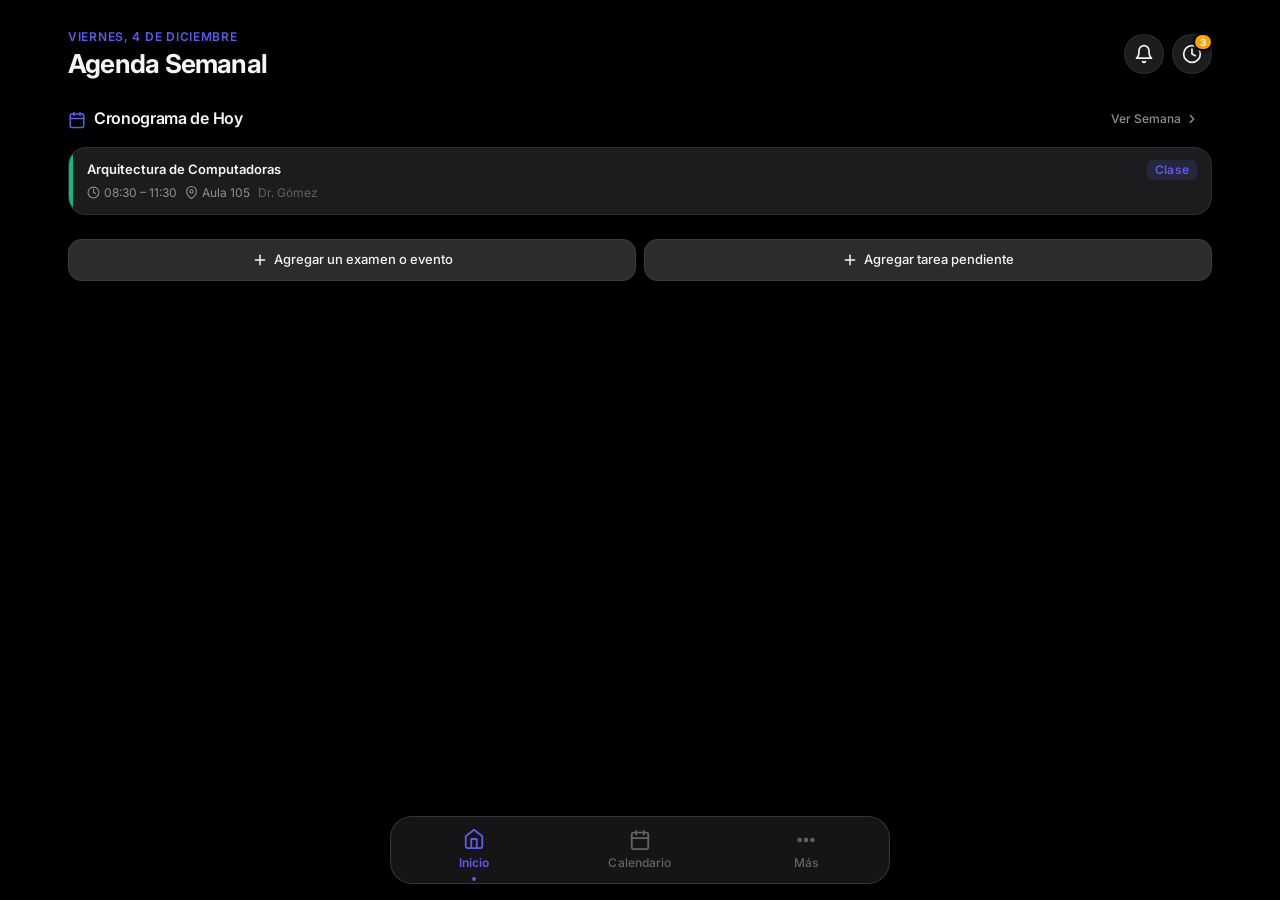
<file: agenda/index.html>
<!DOCTYPE html>
<html lang="es" data-theme="dark">
<head>
  <meta charset="UTF-8">
  <meta name="viewport" content="width=device-width, initial-scale=1.0, maximum-scale=1.0, user-scalable=no, viewport-fit=cover">
  <meta name="theme-color" content="#0c0e14">
  <meta name="apple-mobile-web-app-capable" content="yes">
  <meta name="apple-mobile-web-app-status-bar-style" content="black-translucent">
  <meta name="description" content="Agenda Semanal - Aplicación académica personal, modular y offline">
  <title>Agenda Semanal</title>

  <!-- Web App Manifest & PWA Icons -->
  <link rel="manifest" href="manifest.json">
  <link rel="apple-touch-icon" href="icon-192.png">
  <link rel="icon" type="image/png" sizes="192x192" href="icon-192.png">
  <link rel="icon" type="image/png" sizes="512x512" href="icon.png">

  <!-- Google Font: Inter -->
  <link rel="preconnect" href="https://fonts.googleapis.com">
  <link rel="preconnect" href="https://fonts.gstatic.com" crossorigin>
  <link href="https://fonts.googleapis.com/css2?family=Inter:wght@400;500;600;700&display=swap" rel="stylesheet">

  <!-- Modular CSS Architecture -->
  <link rel="stylesheet" href="css/variables.css">
  <link rel="stylesheet" href="css/reset.css">
  <link rel="stylesheet" href="css/base.css">
  <link rel="stylesheet" href="css/layout.css">
  <link rel="stylesheet" href="css/components.css">
  <link rel="stylesheet" href="css/navigation.css">
  <link rel="stylesheet" href="css/calendar.css">
  <link rel="stylesheet" href="css/forms.css">
  <link rel="stylesheet" href="css/modals.css">
  <link rel="stylesheet" href="css/responsive.css">
</head>
<body>
  <div id="app">
    <!-- Main Content View Screens -->
    <main id="main-container">
      <!-- Screen 1: Inicio -->
      <section id="view-home" class="view-screen" role="tabpanel" aria-labelledby="nav-btn-home" aria-hidden="false"></section>

      <!-- Screen 2: Calendario -->
      <section id="view-calendar" class="view-screen" role="tabpanel" aria-labelledby="nav-btn-calendar" aria-hidden="true"></section>

      <!-- Screen 3: Más -->
      <section id="view-more" class="view-screen" role="tabpanel" aria-labelledby="nav-btn-more" aria-hidden="true"></section>
    </main>

    <!-- Fixed Bottom Navigation Bar (3 items) -->
    <nav id="bottom-nav" class="bottom-nav" role="tablist" aria-label="Navegación principal">
      <!-- Tab 1: Inicio -->
      <button type="button" class="nav-item active" id="nav-btn-home" role="tab" aria-selected="true" aria-controls="view-home">
        <svg class="nav-icon" viewBox="0 0 24 24" fill="none" stroke="currentColor" stroke-width="2" stroke-linecap="round" stroke-linejoin="round">
          <path d="M3 9l9-7 9 7v11a2 2 0 0 1-2 2H5a2 2 0 0 1-2-2z"></path>
          <polyline points="9 22 9 12 15 12 15 22"></polyline>
        </svg>
        <span class="nav-label">Inicio</span>
      </button>

      <!-- Tab 2: Calendario -->
      <button type="button" class="nav-item" id="nav-btn-calendar" role="tab" aria-selected="false" aria-controls="view-calendar">
        <svg class="nav-icon" viewBox="0 0 24 24" fill="none" stroke="currentColor" stroke-width="2" stroke-linecap="round" stroke-linejoin="round">
          <rect x="3" y="4" width="18" height="18" rx="2" ry="2"></rect>
          <line x1="16" y1="2" x2="16" y2="6"></line>
          <line x1="8" y1="2" x2="8" y2="6"></line>
          <line x1="3" y1="10" x2="21" y2="10"></line>
        </svg>
        <span class="nav-label">Calendario</span>
      </button>

      <!-- Tab 3: Más -->
      <button type="button" class="nav-item" id="nav-btn-more" role="tab" aria-selected="false" aria-controls="view-more">
        <svg class="nav-icon" viewBox="0 0 24 24" fill="none" stroke="currentColor" stroke-width="2" stroke-linecap="round" stroke-linejoin="round">
          <circle cx="12" cy="12" r="1.5"></circle>
          <circle cx="19" cy="12" r="1.5"></circle>
          <circle cx="5" cy="12" r="1.5"></circle>
        </svg>
        <span class="nav-label">Más</span>
      </button>
    </nav>

    <!-- Modal & Bottom Sheet Overlay Mount Point -->
    <div id="modal-container"></div>

    <!-- Toast Notification Mount Point -->
    <div id="toast-container" aria-live="polite"></div>
  </div>

  <!-- Main JavaScript Bootstrap Module -->
  <script type="module" src="js/app.js"></script>
</body>
</html>
</file>
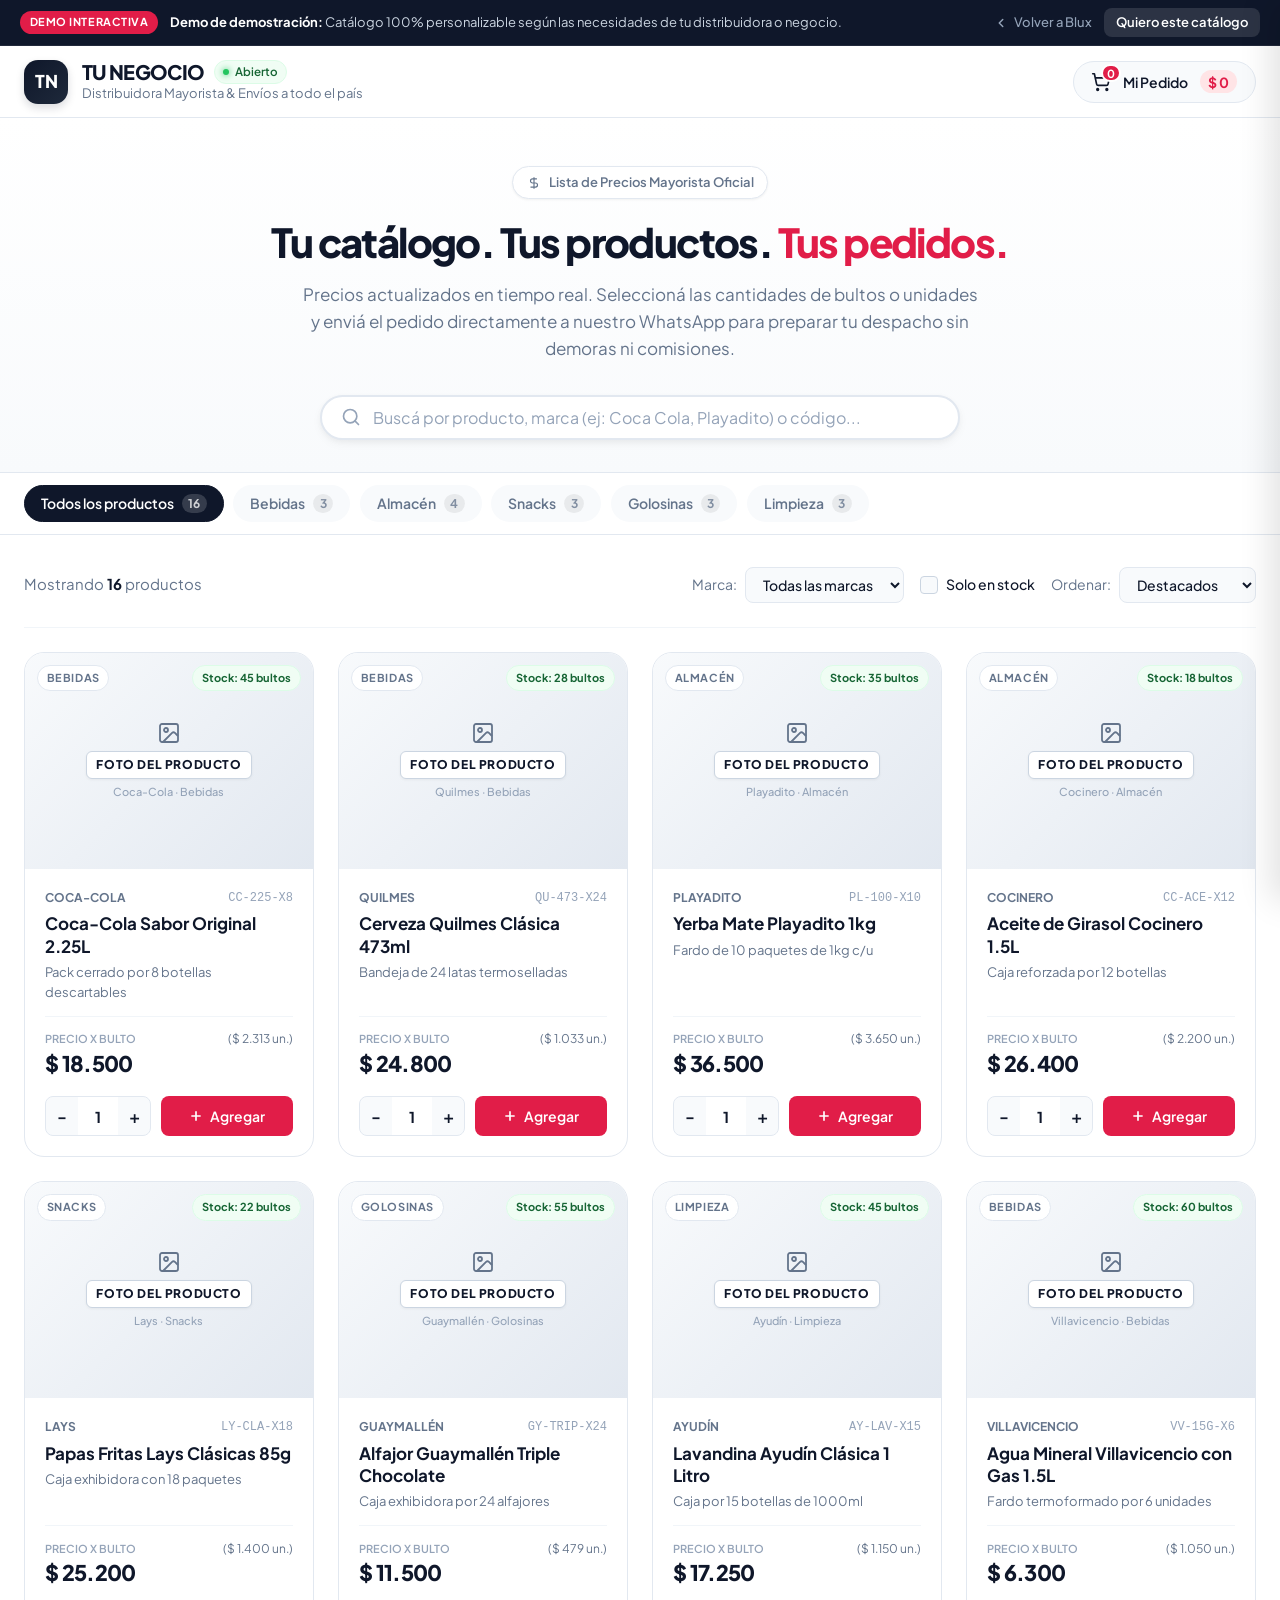
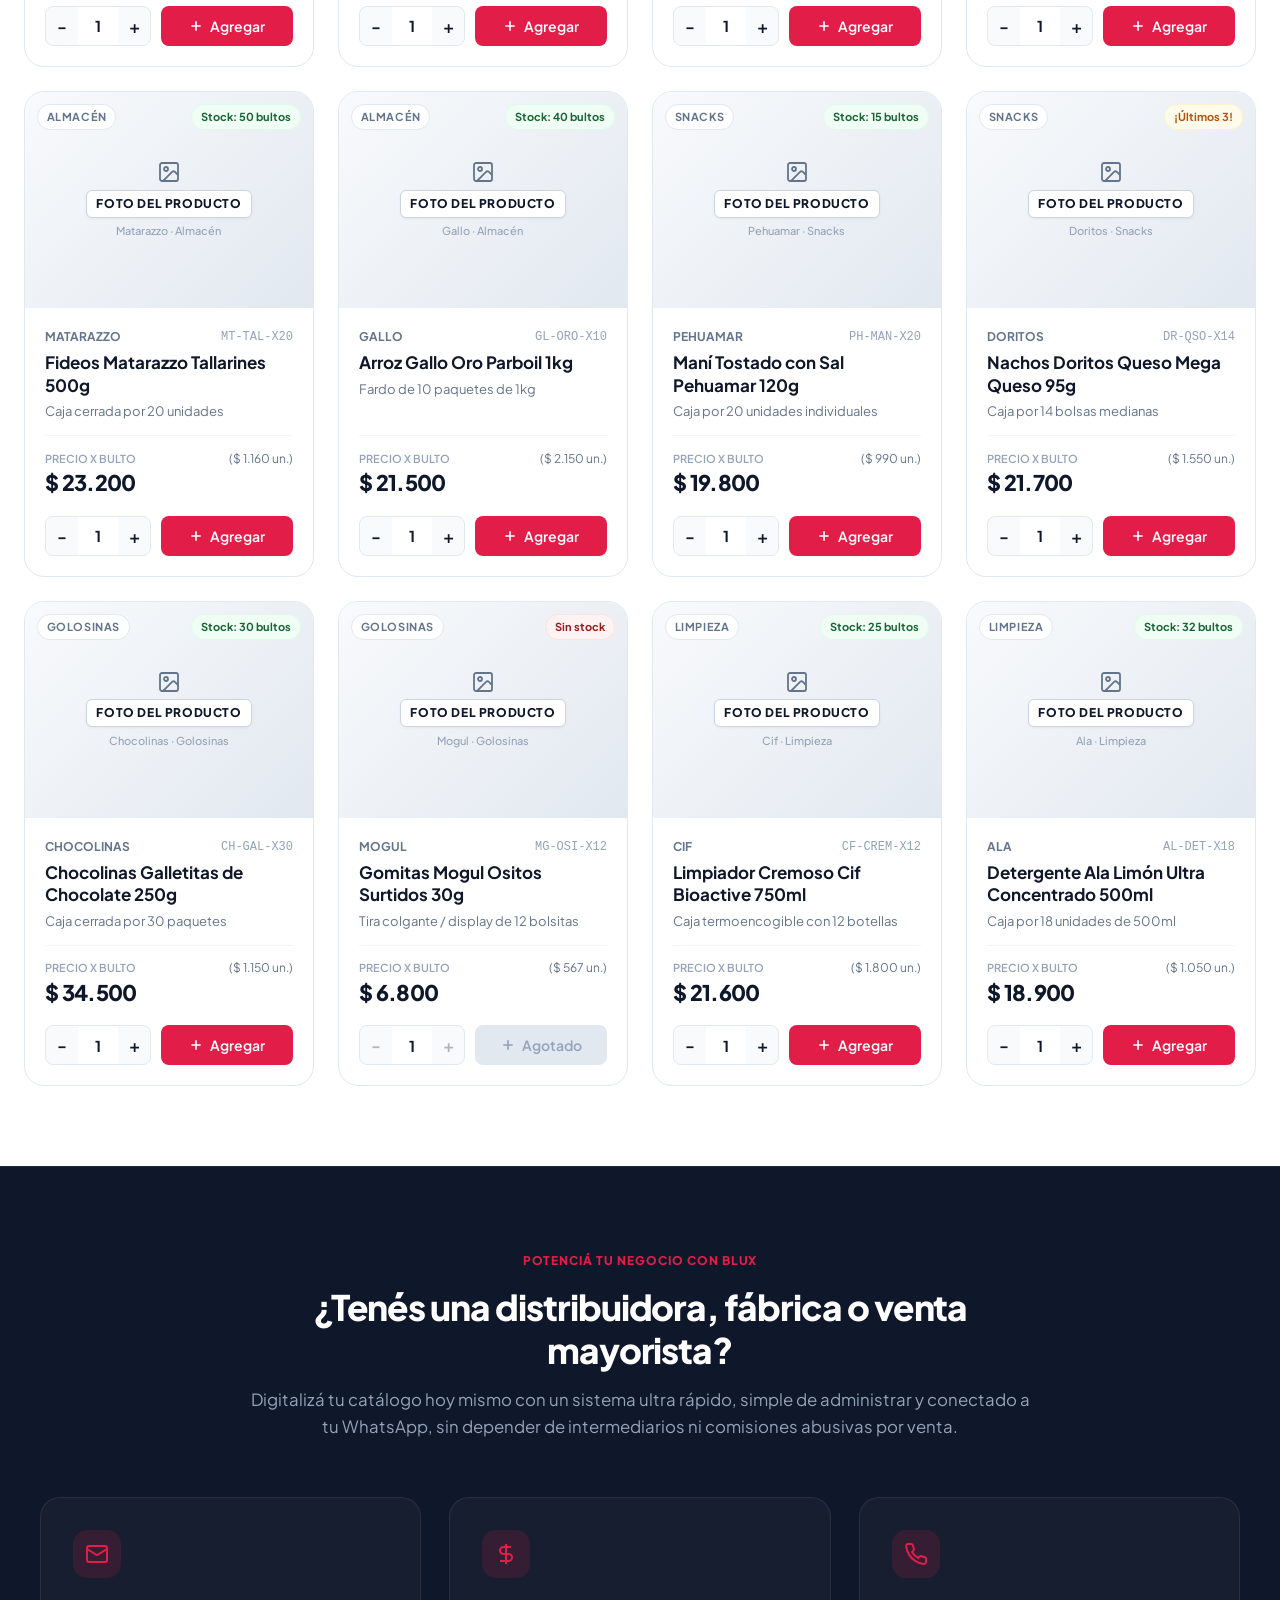
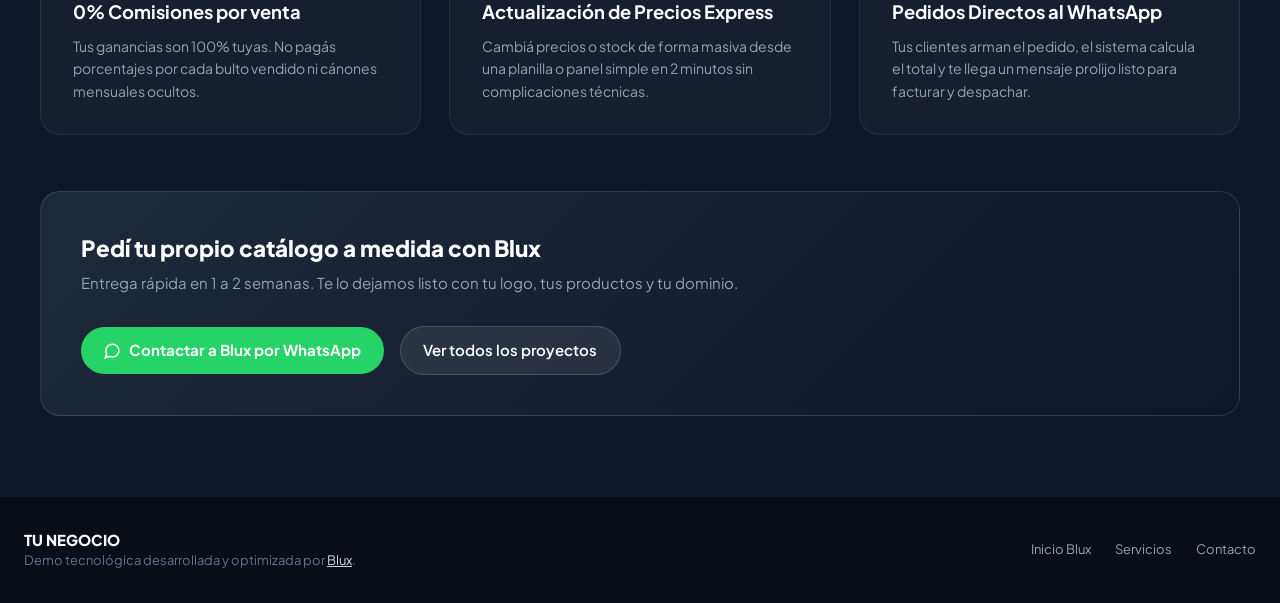
<file: CatalogoDemo/index.html>
<!DOCTYPE html>
<html lang="es">
<head>
  <meta charset="UTF-8" />
  <meta name="viewport" content="width=device-width, initial-scale=1.0, maximum-scale=1.0, user-scalable=no" />
  <title>TU NEGOCIO · Catálogo Mayorista Online | Demo por Blux</title>
  <meta name="description" content="Demo interactiva de catálogo online para distribuidoras y mayoristas. Pedidos directos a WhatsApp, control de stock y experiencia ultra-rápida." />
  <link rel="preconnect" href="https://fonts.googleapis.com" />
  <link rel="preconnect" href="https://fonts.gstatic.com" crossorigin />
  <link href="https://fonts.googleapis.com/css2?family=Plus+Jakarta+Sans:wght@400;500;600;700;800&display=swap" rel="stylesheet" />
  <link rel="stylesheet" href="style.css" />
</head>
<body>

  <!-- TOP BANNER BLUX DEMO -->
  <aside class="demo-banner">
    <div class="demo-banner-content">
      <span class="badge-pill">DEMO INTERACTIVA</span>
      <p class="demo-banner-text">
        <strong>Demo de demostración:</strong> Catálogo 100% personalizable según las necesidades de tu distribuidora o negocio.
      </p>
      <div class="demo-banner-actions">
        <a href="../" class="btn-banner-link">
          <svg width="14" height="14" viewBox="0 0 24 24" fill="none" stroke="currentColor" stroke-width="2.5" stroke-linecap="round" stroke-linejoin="round"><path d="m15 18-6-6 6-6"/></svg>
          Volver a Blux
        </a>
        <a href="https://wa.me/5492983448645?text=Hola%20Blux,%20estoy%20viendo%20la%20demo%20de%20Cat%C3%A1logo%20Mayorista%20y%20me%20gustar%C3%ADa%20uno%20para%20mi%20negocio." target="_blank" rel="noopener noreferrer" class="btn-banner-cta">
          Quiero este catálogo
        </a>
      </div>
    </div>
  </aside>

  <!-- MAIN HEADER / NAVBAR -->
  <header class="site-header">
    <div class="header-container">
      <div class="brand-group">
        <div class="brand-avatar">TN</div>
        <div class="brand-info">
          <div class="brand-title-wrap">
            <h1 class="brand-name">TU NEGOCIO</h1>
            <span class="status-indicator" title="Atendiendo pedidos">
              <span class="status-dot"></span> Abierto
            </span>
          </div>
          <p class="brand-subtitle">Distribuidora Mayorista & Envíos a todo el país</p>
        </div>
      </div>

      <div class="header-actions">
        <button id="btn-open-cart" class="btn-cart-nav" aria-label="Ver carrito">
          <div class="cart-icon-wrap">
            <svg width="20" height="20" viewBox="0 0 24 24" fill="none" stroke="currentColor" stroke-width="2" stroke-linecap="round" stroke-linejoin="round">
              <circle cx="8" cy="21" r="1"/><circle cx="19" cy="21" r="1"/>
              <path d="M2.05 2.05h2l2.66 12.42a2 2 0 0 0 2 1.58h9.78a2 2 0 0 0 1.95-1.57l1.65-7.43H5.12"/>
            </svg>
            <span id="cart-counter-badge" class="cart-count">0</span>
          </div>
          <span class="btn-cart-nav-label">Mi Pedido</span>
          <span id="cart-nav-total" class="btn-cart-nav-total">$0</span>
        </button>
      </div>
    </div>
  </header>

  <!-- HERO SECTION -->
  <section class="hero-section">
    <div class="hero-container">
      <div class="hero-badge">
        <svg width="14" height="14" viewBox="0 0 24 24" fill="none" stroke="currentColor" stroke-width="2"><path d="M12 2v20M17 5H9.5a3.5 3.5 0 0 0 0 7h5a3.5 3.5 0 0 1 0 7H6"/></svg>
        Lista de Precios Mayorista Oficial
      </div>
      <h2 class="hero-title">Tu catálogo. Tus productos. <span class="highlight-red">Tus pedidos.</span></h2>
      <p class="hero-description">
        Precios actualizados en tiempo real. Seleccioná las cantidades de bultos o unidades y enviá el pedido directamente a nuestro WhatsApp para preparar tu despacho sin demoras ni comisiones.
      </p>

      <!-- BARRA DE BÚSQUEDA Y ACCIONES RÁPIDAS -->
      <div class="search-box-wrap">
        <div class="search-input-box">
          <svg class="search-icon" width="20" height="20" viewBox="0 0 24 24" fill="none" stroke="currentColor" stroke-width="2" stroke-linecap="round" stroke-linejoin="round">
            <circle cx="11" cy="11" r="8"/><path d="m21 21-4.3-4.3"/>
          </svg>
          <input type="text" id="catalog-search" placeholder="Buscá por producto, marca (ej: Coca Cola, Playadito) o código..." autocomplete="off" />
          <button id="clear-search" class="clear-search-btn" aria-label="Limpiar búsqueda" style="display: none;">
            <svg width="16" height="16" viewBox="0 0 24 24" fill="none" stroke="currentColor" stroke-width="2.5"><path d="M18 6 6 18M6 6l12 12"/></svg>
          </button>
        </div>
      </div>
    </div>
  </section>

  <!-- CATEGORY TABS HORIZONTAL SCROLLER -->
  <nav class="categories-nav-sticky" aria-label="Categorías de productos">
    <div class="categories-container" id="category-tabs">
      <button class="category-chip active" data-category="todos">
        <span>Todos los productos</span>
        <span class="chip-count" id="chip-count-todos">0</span>
      </button>
      <button class="category-chip" data-category="Bebidas">
        <span>Bebidas</span>
        <span class="chip-count" id="chip-count-bebidas">0</span>
      </button>
      <button class="category-chip" data-category="Almacén">
        <span>Almacén</span>
        <span class="chip-count" id="chip-count-almacen">0</span>
      </button>
      <button class="category-chip" data-category="Snacks">
        <span>Snacks</span>
        <span class="chip-count" id="chip-count-snacks">0</span>
      </button>
      <button class="category-chip" data-category="Golosinas">
        <span>Golosinas</span>
        <span class="chip-count" id="chip-count-golosinas">0</span>
      </button>
      <button class="category-chip" data-category="Limpieza">
        <span>Limpieza</span>
        <span class="chip-count" id="chip-count-limpieza">0</span>
      </button>
    </div>
  </nav>

  <!-- MAIN CATALOG CONTENT -->
  <main class="catalog-layout-main">
    <div class="catalog-container">
      
      <!-- SUB-FILTROS Y ORDENAMIENTO -->
      <aside class="catalog-controls-bar">
        <div class="active-count-indicator">
          Mostrando <strong id="visible-products-count">0</strong> productos
        </div>

        <div class="filter-controls-group">
          <!-- Filtro por Marca -->
          <div class="control-select-wrap">
            <label for="filter-brand">Marca:</label>
            <select id="filter-brand">
              <option value="todas">Todas las marcas</option>
            </select>
          </div>

          <!-- Filtro Solo con Stock -->
          <label class="toggle-stock-checkbox">
            <input type="checkbox" id="filter-stock-only" />
            <span class="checkmark"></span>
            <span class="label-text">Solo en stock</span>
          </label>

          <!-- Ordenar por -->
          <div class="control-select-wrap">
            <label for="sort-by">Ordenar:</label>
            <select id="sort-by">
              <option value="destacados">Destacados</option>
              <option value="precio-asc">Menor precio</option>
              <option value="precio-desc">Mayor precio</option>
              <option value="nombre-asc">Nombre A-Z</option>
            </select>
          </div>
        </div>
      </aside>

      <!-- PRODUCT GRID -->
      <section id="products-grid" class="products-grid" aria-label="Grilla de productos">
        <!-- Renderizado dinámicamente con JavaScript -->
      </section>

      <!-- EMPTY STATE -->
      <div id="no-results-state" class="empty-state-box" style="display: none;">
        <div class="empty-icon-circle">
          <svg width="32" height="32" viewBox="0 0 24 24" fill="none" stroke="currentColor" stroke-width="1.8"><circle cx="11" cy="11" r="8"/><path d="m21 21-4.3-4.3"/><path d="m15 9-6 6M9 9l6 6"/></svg>
        </div>
        <h3 class="empty-title">No encontramos productos con ese criterio</h3>
        <p class="empty-desc">Probá cambiando el término de búsqueda, seleccionando otra categoría o quitando los filtros aplicados.</p>
        <button id="btn-reset-filters" class="btn-secondary">Restablecer filtros</button>
      </div>

    </div>
  </main>

  <!-- BLUX PROMO & VALUE PROP SECTION -->
  <section class="blux-showcase-section">
    <div class="blux-showcase-container">
      <div class="showcase-header">
        <div class="showcase-tag">POTENCIÁ TU NEGOCIO CON BLUX</div>
        <h2 class="showcase-title">¿Tenés una distribuidora, fábrica o venta mayorista?</h2>
        <p class="showcase-sub">
          Digitalizá tu catálogo hoy mismo con un sistema ultra rápido, simple de administrar y conectado a tu WhatsApp, sin depender de intermediarios ni comisiones abusivas por venta.
        </p>
      </div>

      <div class="showcase-cards-grid">
        <div class="showcase-feature-card">
          <div class="feat-icon">
            <svg width="24" height="24" viewBox="0 0 24 24" fill="none" stroke="currentColor" stroke-width="2"><rect width="20" height="16" x="2" y="4" rx="2"/><path d="m22 7-8.97 5.7a1.94 1.94 0 0 1-2.06 0L2 7"/></svg>
          </div>
          <h3>0% Comisiones por venta</h3>
          <p>Tus ganancias son 100% tuyas. No pagás porcentajes por cada bulto vendido ni cánones mensuales ocultos.</p>
        </div>

        <div class="showcase-feature-card">
          <div class="feat-icon">
            <svg width="24" height="24" viewBox="0 0 24 24" fill="none" stroke="currentColor" stroke-width="2"><path d="M12 2v20M17 5H9.5a3.5 3.5 0 0 0 0 7h5a3.5 3.5 0 0 1 0 7H6"/></svg>
          </div>
          <h3>Actualización de Precios Express</h3>
          <p>Cambiá precios o stock de forma masiva desde una planilla o panel simple en 2 minutos sin complicaciones técnicas.</p>
        </div>

        <div class="showcase-feature-card">
          <div class="feat-icon">
            <svg width="24" height="24" viewBox="0 0 24 24" fill="none" stroke="currentColor" stroke-width="2"><path d="M22 16.92v3a2 2 0 0 1-2.18 2 19.79 19.79 0 0 1-8.63-3.07 19.5 19.5 0 0 1-6-6 19.79 19.79 0 0 1-3.07-8.67A2 2 0 0 1 4.11 2h3a2 2 0 0 1 2 1.72 12.84 12.84 0 0 0 .7 2.81 2 2 0 0 1-.45 2.11L8.09 9.91a16 16 0 0 0 6 6l1.27-1.27a2 2 0 0 1 2.11-.45 12.84 12.84 0 0 0 2.81.7A2 2 0 0 1 22 16.92z"/></svg>
          </div>
          <h3>Pedidos Directos al WhatsApp</h3>
          <p>Tus clientes arman el pedido, el sistema calcula el total y te llega un mensaje prolijo listo para facturar y despachar.</p>
        </div>
      </div>

      <div class="showcase-cta-banner">
        <div class="cta-text-left">
          <h3>Pedí tu propio catálogo a medida con Blux</h3>
          <p>Entrega rápida en 1 a 2 semanas. Te lo dejamos listo con tu logo, tus productos y tu dominio.</p>
        </div>
        <div class="cta-actions-right">
          <a href="https://wa.me/5492983448645?text=Hola%20Blux,%20quiero%20cotizar%20un%20cat%C3%A1logo%20online%20para%20mi%20negocio." target="_blank" rel="noopener noreferrer" class="btn-primary-whatsapp">
            <svg width="18" height="18" viewBox="0 0 24 24" fill="none" stroke="currentColor" stroke-width="2"><path d="M21 11.5a8.38 8.38 0 0 1-.9 3.8 8.5 8.5 0 0 1-7.6 4.7 8.38 8.38 0 0 1-3.8-.9L3 21l1.9-5.7a8.38 8.38 0 0 1-.9-3.8 8.5 8.5 0 0 1 4.7-7.6 8.38 8.38 0 0 1 3.8-.9h.5a8.48 8.48 0 0 1 8 8v.5z"/></svg>
            Contactar a Blux por WhatsApp
          </a>
          <a href="../" class="btn-secondary-light">Ver todos los proyectos</a>
        </div>
      </div>
    </div>
  </section>

  <!-- FOOTER -->
  <footer class="site-footer">
    <div class="footer-container">
      <div class="footer-brand-side">
        <span class="footer-logo">TU NEGOCIO</span>
        <p class="footer-note">Demo tecnológica desarrollada y optimizada por <a href="../">Blux</a>.</p>
      </div>
      <div class="footer-links-side">
        <a href="../">Inicio Blux</a>
        <a href="../#servicios">Servicios</a>
        <a href="../#contacto">Contacto</a>
      </div>
    </div>
  </footer>

  <!-- FLOATING CART BUTTON (BOTTOM ON MOBILE) -->
  <div class="floating-cart-bar" id="floating-cart-bar">
    <button class="btn-floating-cart" id="btn-floating-cart">
      <div class="float-cart-left">
        <span class="float-badge" id="float-cart-counter">0</span>
        <span class="float-label">Ver Pedido</span>
      </div>
      <div class="float-cart-right">
        <span class="float-total" id="float-cart-total">$0</span>
        <svg width="18" height="18" viewBox="0 0 24 24" fill="none" stroke="currentColor" stroke-width="2.5"><path d="m9 18 6-6-6-6"/></svg>
      </div>
    </button>
  </div>

  <!-- CART DRAWER / SIDEBAR -->
  <div id="cart-drawer-backdrop" class="cart-backdrop"></div>
  <aside id="cart-drawer" class="cart-drawer" aria-label="Carrito de compras">
    <div class="cart-header">
      <div class="cart-header-title-wrap">
        <h2>Tu Pedido</h2>
        <span id="cart-items-count-tag" class="items-count-tag">0 ítems</span>
      </div>
      <button id="btn-close-cart" class="btn-close-modal" aria-label="Cerrar pedido">
        <svg width="20" height="20" viewBox="0 0 24 24" fill="none" stroke="currentColor" stroke-width="2.5"><path d="M18 6 6 18M6 6l12 12"/></svg>
      </button>
    </div>

    <!-- CART LIST CONTENT -->
    <div class="cart-body">
      <!-- Empty state inside cart -->
      <div id="cart-empty-message" class="cart-empty-state">
        <div class="cart-empty-icon">
          <svg width="36" height="36" viewBox="0 0 24 24" fill="none" stroke="currentColor" stroke-width="1.6"><circle cx="8" cy="21" r="1"/><circle cx="19" cy="21" r="1"/><path d="M2.05 2.05h2l2.66 12.42a2 2 0 0 0 2 1.58h9.78a2 2 0 0 0 1.95-1.57l1.65-7.43H5.12"/></svg>
        </div>
        <h4>Tu pedido está vacío</h4>
        <p>Explorá el catálogo y agregá los productos que necesitás para tu comercio o depósito.</p>
        <button id="btn-cart-start-shopping" class="btn-secondary">Ver catálogo</button>
      </div>

      <!-- Items list -->
      <ul id="cart-items-list" class="cart-items-list">
        <!-- Renderizado dinámicamente -->
      </ul>

      <!-- Observations / Notes field -->
      <div id="cart-notes-container" class="cart-notes-box" style="display: none;">
        <label for="order-notes" class="notes-label">
          <svg width="14" height="14" viewBox="0 0 24 24" fill="none" stroke="currentColor" stroke-width="2"><path d="M21 15a2 2 0 0 1-2 2H7l-4 4V5a2 2 0 0 1 2-2h14a2 2 0 0 1 2 2z"/></svg>
          Notas o aclaraciones para el despacho (opcional):
        </label>
        <textarea id="order-notes" rows="2" placeholder="Ej: Horario de entrega preferido, aclaraciones de embalaje, etc."></textarea>
      </div>
    </div>

    <!-- CART FOOTER -->
    <div id="cart-footer" class="cart-footer" style="display: none;">
      <div class="cart-subtotal-row">
        <span>Subtotal estimado:</span>
        <strong id="cart-subtotal-amount">$0</strong>
      </div>
      <div class="cart-shipping-notice">
        <svg width="14" height="14" viewBox="0 0 24 24" fill="none" stroke="currentColor" stroke-width="2"><circle cx="12" cy="12" r="10"/><path d="M12 16v-4M12 8h.01"/></svg>
        Los costos de flete o transporte se coordinan tras el envío del pedido.
      </div>
      <div class="cart-action-buttons">
        <button id="btn-proceed-checkout" class="btn-checkout-whatsapp">
          <svg width="18" height="18" viewBox="0 0 24 24" fill="none" stroke="currentColor" stroke-width="2"><path d="M21 11.5a8.38 8.38 0 0 1-.9 3.8 8.5 8.5 0 0 1-7.6 4.7 8.38 8.38 0 0 1-3.8-.9L3 21l1.9-5.7a8.38 8.38 0 0 1-.9-3.8 8.5 8.5 0 0 1 4.7-7.6 8.38 8.38 0 0 1 3.8-.9h.5a8.48 8.48 0 0 1 8 8v.5z"/></svg>
          Completar datos y enviar por WhatsApp
        </button>
        <button id="btn-clear-cart" class="btn-clear-link">Vaciar pedido</button>
      </div>
    </div>
  </aside>

  <!-- PRODUCT DETAIL MODAL -->
  <div id="product-modal-backdrop" class="modal-backdrop"></div>
  <div id="product-modal" class="product-modal" role="dialog" aria-modal="true">
    <button id="btn-close-product-modal" class="btn-close-modal" aria-label="Cerrar detalle">
      <svg width="20" height="20" viewBox="0 0 24 24" fill="none" stroke="currentColor" stroke-width="2.5"><path d="M18 6 6 18M6 6l12 12"/></svg>
    </button>
    <div id="product-modal-content" class="product-modal-body">
      <!-- Renderizado dinámicamente con JS -->
    </div>
  </div>

  <!-- CHECKOUT / CUSTOMER INFO MODAL -->
  <div id="checkout-modal-backdrop" class="modal-backdrop"></div>
  <div id="checkout-modal" class="checkout-modal" role="dialog" aria-modal="true">
    <div class="checkout-modal-header">
      <h3>Datos de Envío y Facturación</h3>
      <button id="btn-close-checkout-modal" class="btn-close-modal" aria-label="Cerrar datos">
        <svg width="20" height="20" viewBox="0 0 24 24" fill="none" stroke="currentColor" stroke-width="2.5"><path d="M18 6 6 18M6 6l12 12"/></svg>
      </button>
    </div>
    <div class="checkout-modal-body">
      <p class="checkout-instruction">Completá tus datos para que el vendedor pueda armar la orden y coordinar el despacho sin errores:</p>
      
      <form id="checkout-form" class="checkout-form" onsubmit="return false;">
        <div class="form-group">
          <label for="cust-name">Nombre y Apellido o Razón Social *</label>
          <input type="text" id="cust-name" placeholder="Ej: Distribuidora Sol / Juan Pérez" required />
        </div>

        <div class="form-row-2">
          <div class="form-group">
            <label for="cust-cuit">CUIT o DNI (opcional)</label>
            <input type="text" id="cust-cuit" placeholder="Ej: 30-12345678-9" />
          </div>
          <div class="form-group">
            <label for="cust-phone">Teléfono de contacto *</label>
            <input type="tel" id="cust-phone" placeholder="Ej: 341 555-1234" required />
          </div>
        </div>

        <div class="form-group">
          <label for="cust-city">Ciudad / Localidad y Provincia *</label>
          <input type="text" id="cust-city" placeholder="Ej: Rosario, Santa Fe" required />
        </div>

        <div class="form-group">
          <label for="cust-address">Dirección de entrega o Transporte preferido</label>
          <input type="text" id="cust-address" placeholder="Ej: Av. Pellegrini 1500 / Expreso Brio" />
        </div>

        <div class="form-group">
          <label for="cust-payment">Forma de pago preferida</label>
          <select id="cust-payment">
            <option value="Transferencia Bancaria">Transferencia Bancaria (CBU / Alias)</option>
            <option value="Efectivo contra entrega">Efectivo contra entrega / Despacho</option>
            <option value="Cheque / Cuenta Corriente">Cheque / Cuenta Corriente previa autorización</option>
          </select>
        </div>

        <div class="checkout-order-summary-box">
          <div class="summary-line">
            <span>Total del pedido:</span>
            <strong id="checkout-total-display">$0</strong>
          </div>
          <p class="summary-disclaimer">Al presionar el botón se abrirá WhatsApp con el mensaje estructurado listo para enviar.</p>
        </div>

        <button type="submit" id="btn-submit-whatsapp-order" class="btn-primary-whatsapp-large">
          <svg width="20" height="20" viewBox="0 0 24 24" fill="none" stroke="currentColor" stroke-width="2"><path d="M21 11.5a8.38 8.38 0 0 1-.9 3.8 8.5 8.5 0 0 1-7.6 4.7 8.38 8.38 0 0 1-3.8-.9L3 21l1.9-5.7a8.38 8.38 0 0 1-.9-3.8 8.5 8.5 0 0 1 4.7-7.6 8.38 8.38 0 0 1 3.8-.9h.5a8.48 8.48 0 0 1 8 8v.5z"/></svg>
          Enviar Pedido por WhatsApp
        </button>
      </form>
    </div>
  </div>

  <!-- TOAST NOTIFICATION CONTAINER -->
  <div id="toast-container" class="toast-container" aria-live="polite"></div>

  <!-- SCRIPTS -->
  <script src="script.js"></script>
</body>
</html>
</file>
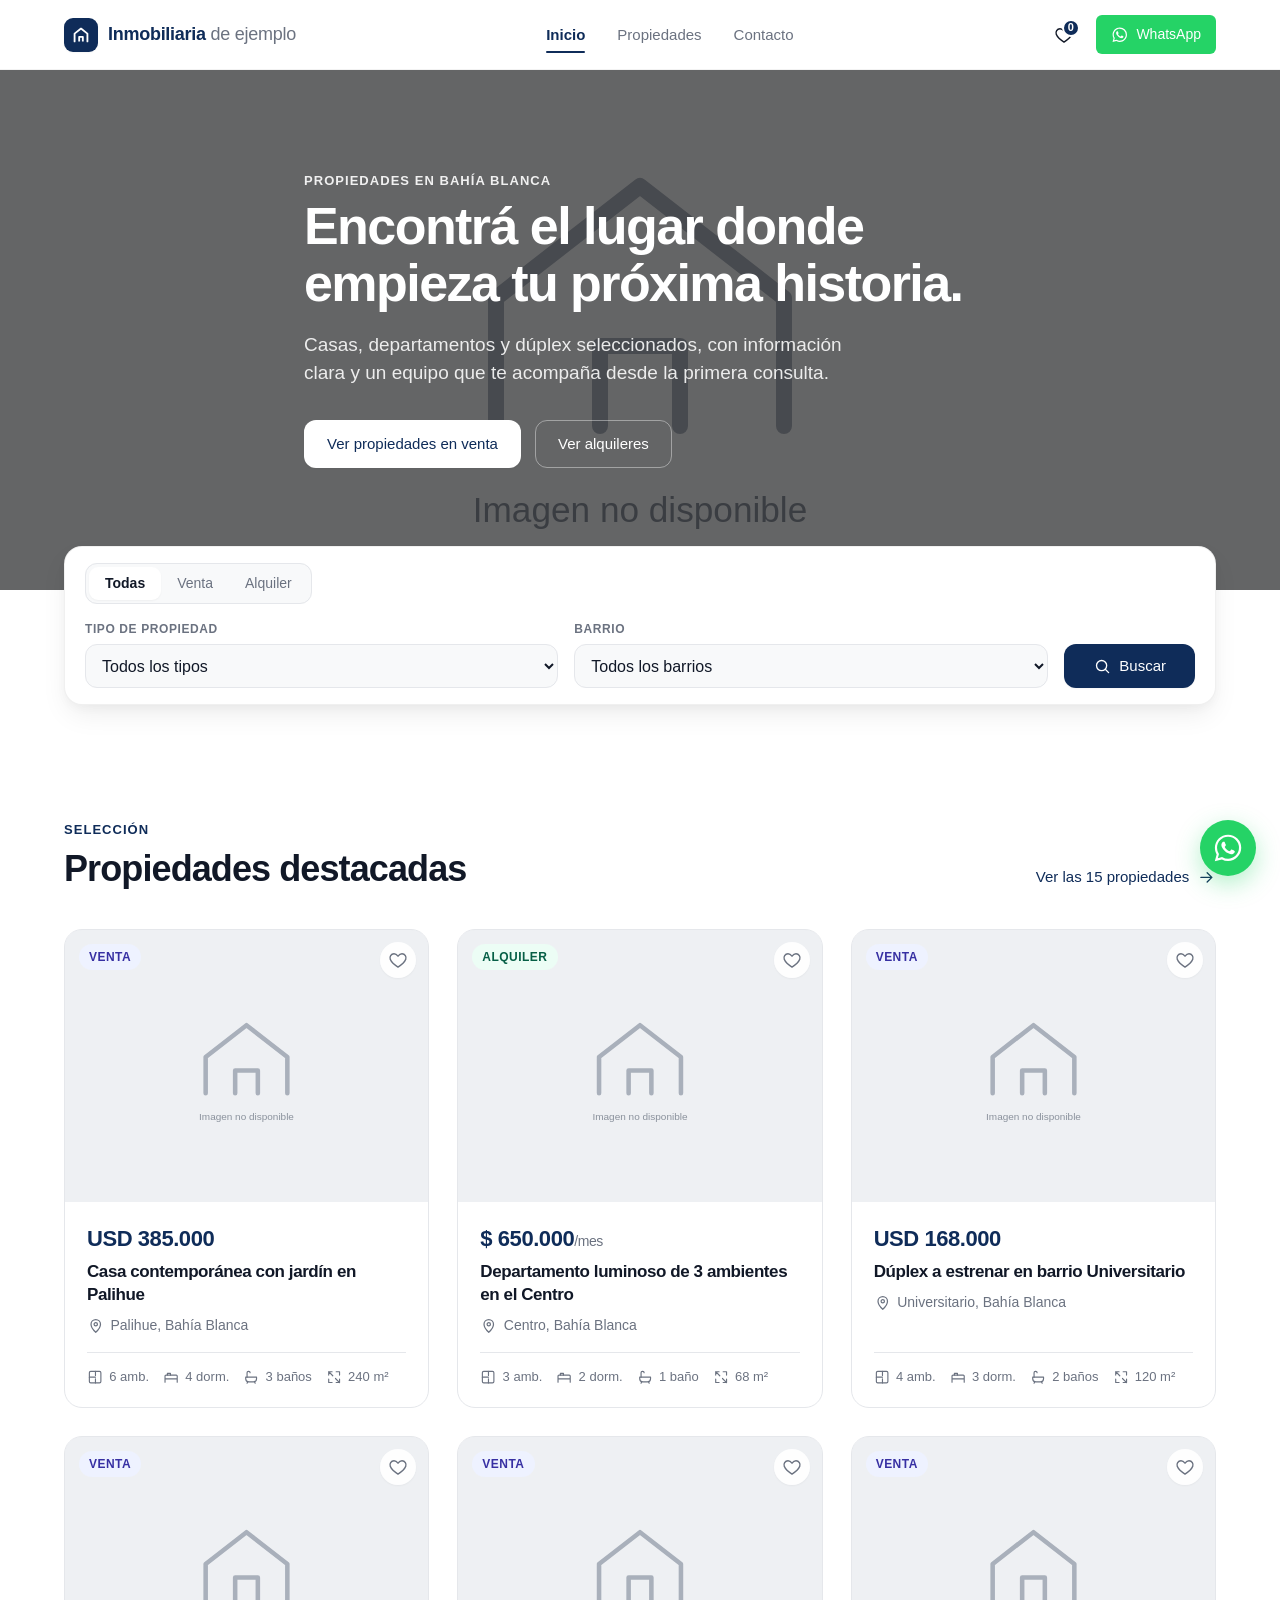
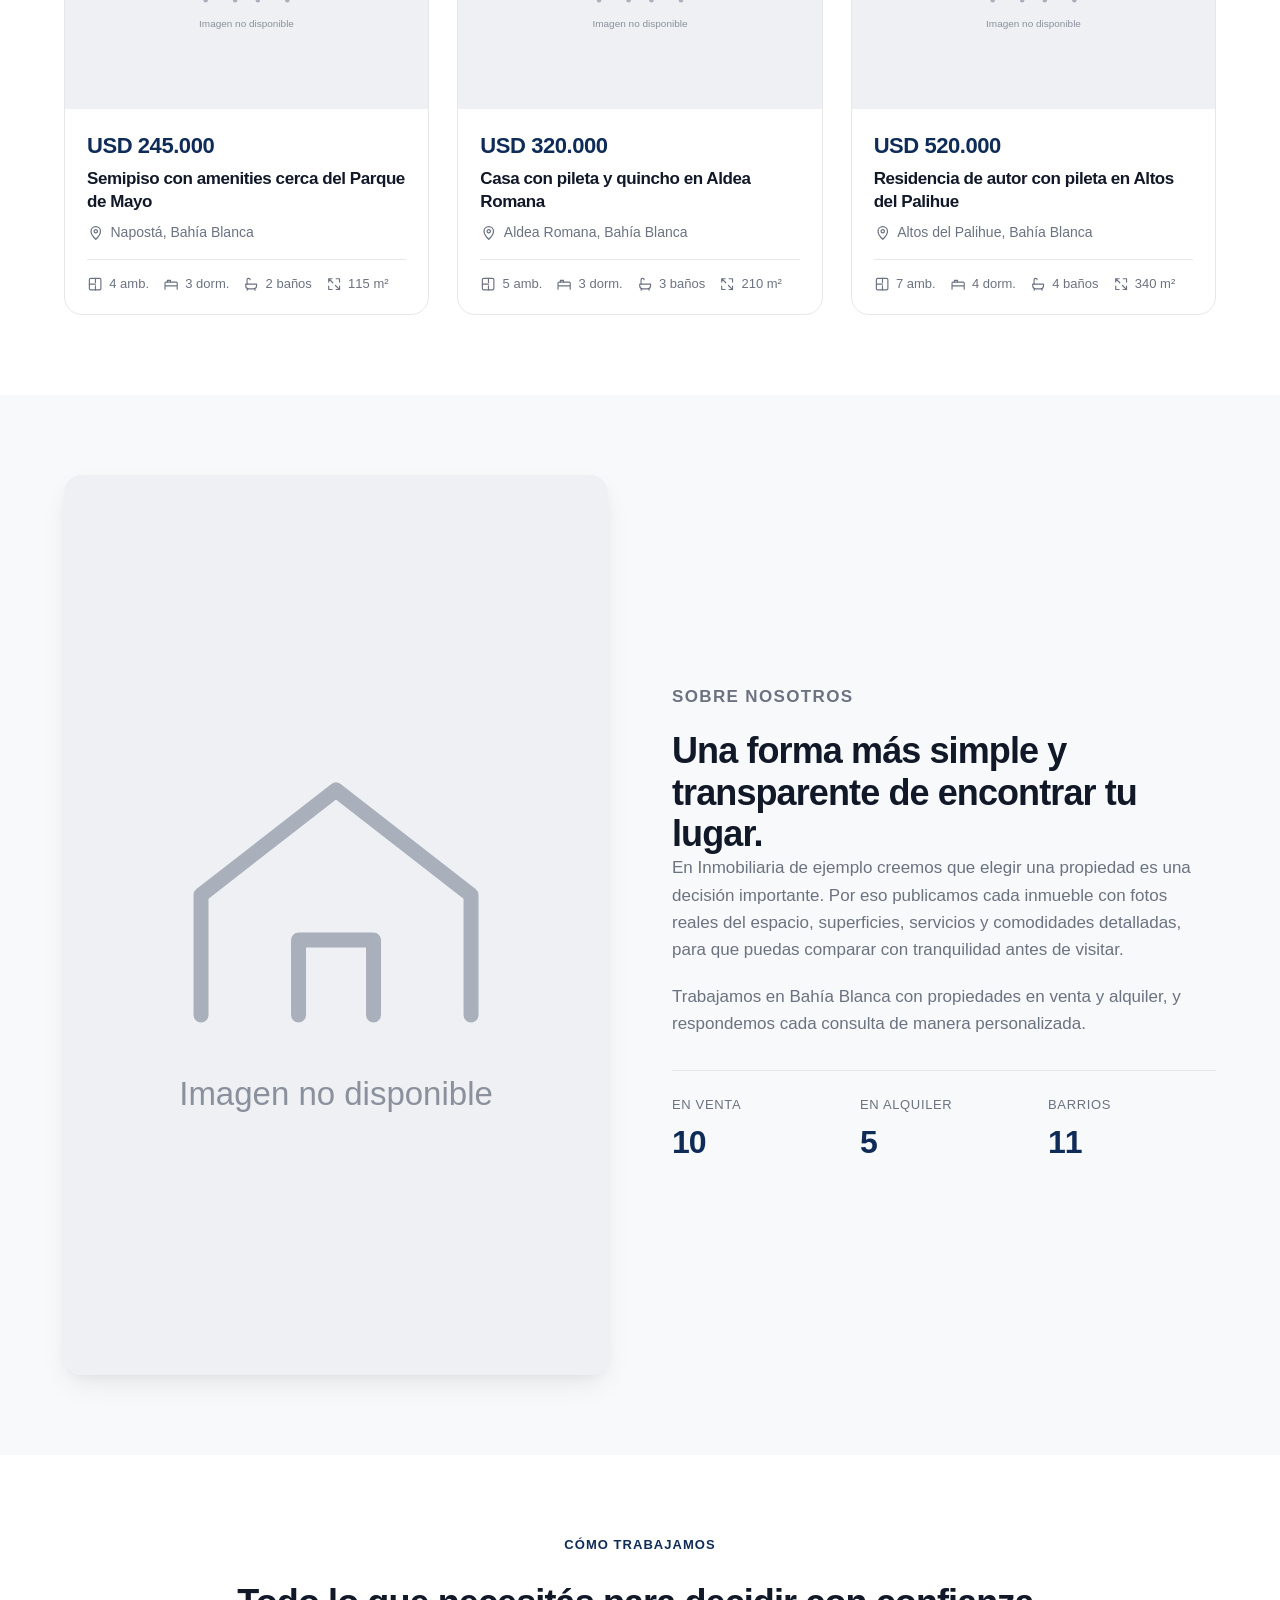
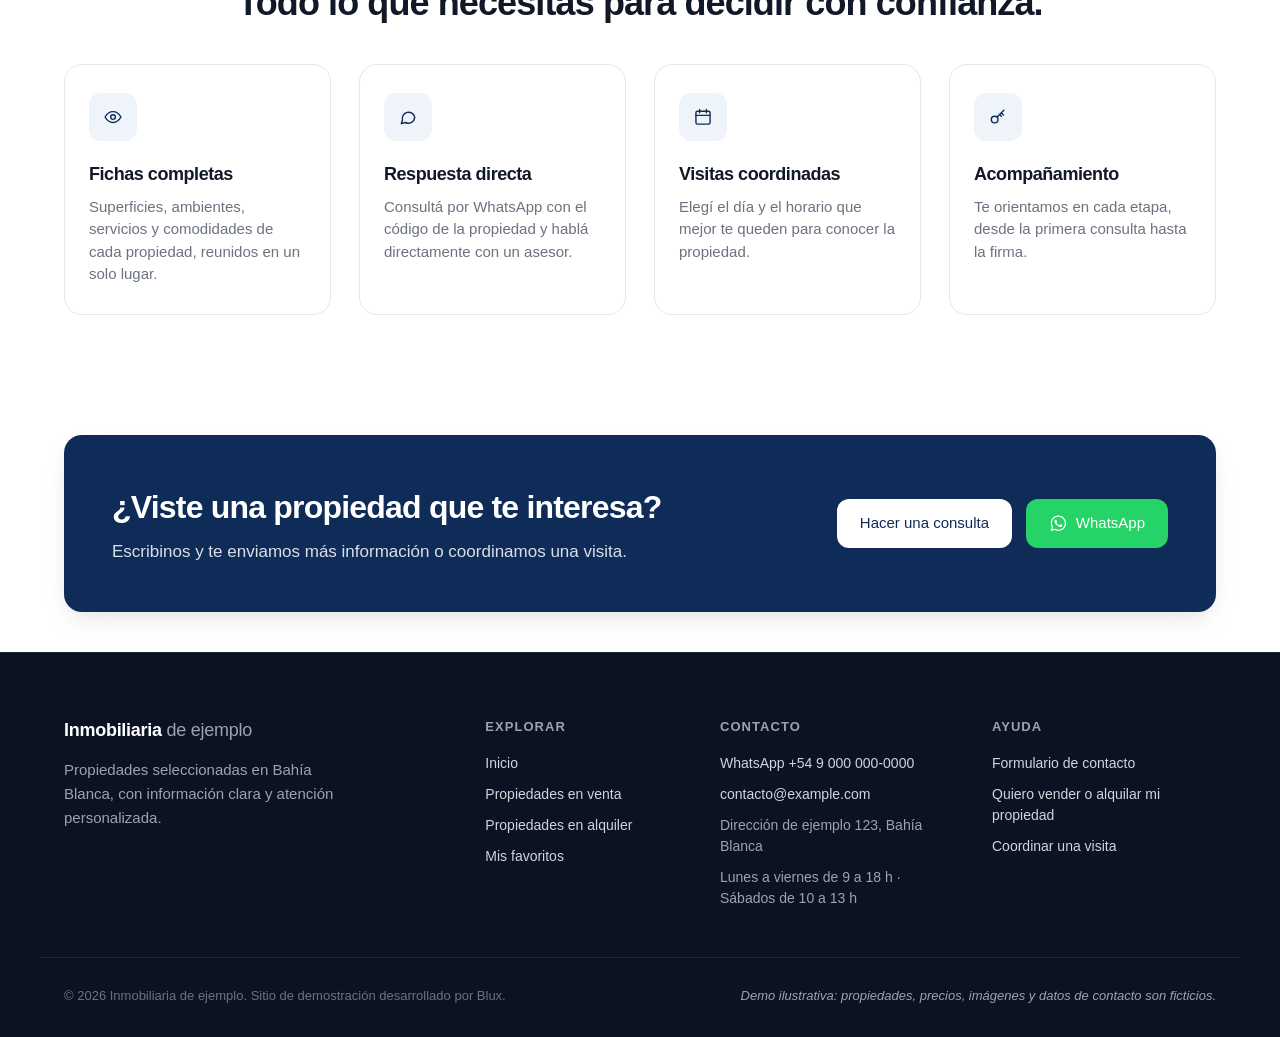
<file: inmobiliarias/index.html>
<!DOCTYPE html>
<html lang="es-AR">
<head>
  <meta charset="UTF-8">
  <meta name="viewport" content="width=device-width, initial-scale=1">
  <title>Inmobiliaria de ejemplo · Propiedades en Bahía Blanca</title>
  <meta name="description" content="Demo de sitio inmobiliario: propiedades en venta y alquiler en Bahía Blanca. Datos ilustrativos.">
  <meta name="theme-color" content="#ffffff">
  <link rel="icon" href="data:image/svg+xml,%3Csvg xmlns='http://www.w3.org/2000/svg' viewBox='0 0 32 32'%3E%3Crect width='32' height='32' rx='8' fill='%230a2a5e'/%3E%3Cpath d='M9 22V14l7-5 7 5v8' fill='none' stroke='white' stroke-width='2.2' stroke-linejoin='round'/%3E%3C/svg%3E">
  <link rel="preconnect" href="https://images.unsplash.com">
  <link rel="stylesheet" href="css/styles.css">
</head>
<body>
  <a class="skip-link" href="#app">Saltar al contenido</a>

  <header class="site-header" id="siteHeader">
    <div class="container header-inner">
      <a class="logo" href="#/" aria-label="Inmobiliaria de ejemplo, ir al inicio">
        <span class="logo-mark" aria-hidden="true">
          <svg viewBox="0 0 24 24" width="22" height="22"><path d="M5 19V10.5L12 5l7 5.5V19" fill="none" stroke="currentColor" stroke-width="2" stroke-linejoin="round" stroke-linecap="round"/><path d="M10 19v-5h4v5" fill="none" stroke="currentColor" stroke-width="2" stroke-linejoin="round"/></svg>
        </span>
        <span class="logo-text"><strong>Inmobiliaria</strong> <span>de ejemplo</span></span>
      </a>

      <nav class="main-nav" id="mainNav" aria-label="Navegación principal">
        <ul>
          <li><a href="#/" data-nav="home">Inicio</a></li>
          <li><a href="#/propiedades" data-nav="catalog">Propiedades</a></li>
          <li><a href="#/contacto" data-nav="contact">Contacto</a></li>
          <li class="nav-mobile-only"><a href="#/favoritos" data-nav="favorites">Favoritos</a></li>
        </ul>
      </nav>

      <div class="header-actions">
        <a class="icon-btn fav-link" href="#/favoritos" data-nav="favorites" aria-label="Ver favoritos">
          <span data-icon="heart"></span>
          <span class="badge-count" id="favCount" hidden>0</span>
        </a>
        <a class="btn btn-whatsapp btn-sm header-wa" id="headerWa" href="#" target="_blank" rel="noopener">
          <span data-icon="whatsapp"></span><span class="hide-sm">WhatsApp</span>
        </a>
        <button class="icon-btn menu-toggle" id="menuToggle" aria-expanded="false" aria-controls="mainNav" aria-label="Abrir menú">
          <span class="menu-bars" aria-hidden="true"><span></span><span></span></span>
        </button>
      </div>
    </div>
  </header>

  <main id="app" tabindex="-1">
    <div class="page-loading" aria-live="polite">Cargando…</div>
  </main>

  <footer class="site-footer">
    <div class="container footer-grid">
      <div class="footer-brand">
        <a class="logo logo-footer" href="#/" aria-label="Inmobiliaria de ejemplo, ir al inicio">
          <span class="logo-text"><strong>Inmobiliaria</strong> <span>de ejemplo</span></span>
        </a>
        <p>Propiedades seleccionadas en Bahía Blanca, con información clara y atención personalizada.</p>
      </div>
      <div>
        <h2 class="footer-title">Explorar</h2>
        <ul class="footer-links">
          <li><a href="#/">Inicio</a></li>
          <li><a href="#/propiedades?op=venta">Propiedades en venta</a></li>
          <li><a href="#/propiedades?op=alquiler">Propiedades en alquiler</a></li>
          <li><a href="#/favoritos">Mis favoritos</a></li>
        </ul>
      </div>
      <div>
        <h2 class="footer-title">Contacto</h2>
        <ul class="footer-links" id="footerContact"></ul>
      </div>
      <div>
        <h2 class="footer-title">Ayuda</h2>
        <ul class="footer-links">
          <li><a href="#/contacto">Formulario de contacto</a></li>
          <li><a href="#/contacto?tipo=tasacion">Quiero vender o alquilar mi propiedad</a></li>
          <li><a href="#/contacto?tipo=visita">Coordinar una visita</a></li>
        </ul>
      </div>
    </div>
    <div class="container footer-bottom">
      <p>© <span id="year"></span> Inmobiliaria de ejemplo. Sitio de demostración desarrollado por Blux.</p>
      <p class="footer-disclaimer">Demo ilustrativa: propiedades, precios, imágenes y datos de contacto son ficticios.</p>
    </div>
  </footer>

  <a class="wa-float" id="waFloat" href="#" target="_blank" rel="noopener" aria-label="Escribinos por WhatsApp">
    <span data-icon="whatsapp"></span>
  </a>

  <div class="toast-region" id="toastRegion" role="status" aria-live="polite"></div>

  <!-- Configuración y datos -->
  <script src="js/config.js"></script>
  <script src="js/data/properties.js"></script>
  <!-- Núcleo -->
  <script src="js/utils.js"></script>
  <script src="js/repository.js"></script>
  <script src="js/store.js"></script>
  <script src="js/components.js"></script>
  <script src="js/forms.js"></script>
  <!-- Vistas -->
  <script src="js/views/home.js"></script>
  <script src="js/views/catalog.js"></script>
  <script src="js/views/detail.js"></script>
  <script src="js/views/favorites.js"></script>
  <script src="js/views/contact.js"></script>
  <!-- Arranque -->
  <script src="js/app.js"></script>
</body>
</html>
</file>
<file: agenda/css/variables.css>
/* ==========================================================================
   CSS VARIABLES & DESIGN TOKENS (APPLE HIG INSPIRED)
   Agenda Semanal - Academic Planner
   ========================================================================== */

:root {
  /* Apple System Palette - Accent (Cold Indigo/Violet) */
  --color-accent: #5E5CE6;
  --color-accent-hover: #4d4acb;
  --color-accent-active: #3e3bb5;
  --color-accent-subtle: rgba(94, 92, 230, 0.15);
  --color-accent-subtle-hover: rgba(94, 92, 230, 0.25);
  --color-accent-border: rgba(94, 92, 230, 0.35);
  --color-accent-contrast: #ffffff;

  /* Apple System Colors */
  --color-success: #30D158;
  --color-success-subtle: rgba(48, 209, 88, 0.15);
  --color-success-border: rgba(48, 209, 88, 0.35);
  --color-warning: #FF9F0A;
  --color-warning-subtle: rgba(255, 159, 10, 0.15);
  --color-warning-border: rgba(255, 159, 10, 0.35);
  --color-danger: #FF453A;
  --color-danger-subtle: rgba(255, 69, 58, 0.15);
  --color-danger-border: rgba(255, 69, 58, 0.35);
  --color-info: #0A84FF;
  --color-info-subtle: rgba(10, 132, 255, 0.15);
  --color-info-border: rgba(10, 132, 255, 0.35);

  /* Academic Status Colors */
  --status-promoted: #30D158;
  --status-approved: #0A84FF;
  --status-failed: #FF453A;

  /* Event Type Tag Colors */
  --event-parcial: #FF375F;
  --event-tp: #BF5AF2;
  --event-entrega: #FF9F0A;
  --event-final: #FF453A;
  --event-recuperatorio: #FFD60A;
  --event-otro: #8E8E93;
  --event-clase: #5E5CE6;

  /* Typography (Inter / Apple System Font) */
  --font-family: 'Inter', -apple-system, BlinkMacSystemFont, 'SF Pro Display', 'SF Pro Text', 'Helvetica Neue', Arial, sans-serif;
  --font-size-xs: 0.75rem;    /* 12px */
  --font-size-sm: 0.8125rem;  /* 13px */
  --font-size-md: 0.875rem;   /* 14px */
  --font-size-base: 1rem;     /* 16px */
  --font-size-lg: 1.125rem;   /* 18px */
  --font-size-xl: 1.25rem;    /* 20px */
  --font-size-2xl: 1.5rem;    /* 24px */
  --font-size-3xl: 1.875rem;  /* 30px */

  --font-weight-normal: 400;
  --font-weight-medium: 500;
  --font-weight-semibold: 600;
  --font-weight-bold: 700;

  /* Apple Squircle Geometry */
  --radius-xs: 6px;
  --radius-sm: 10px;
  --radius-md: 14px;
  --radius-lg: 18px;
  --radius-xl: 22px;
  --radius-2xl: 26px;
  --radius-full: 9999px;

  --nav-height: 64px;
  --header-height: 56px;
  
  /* Calendar Geometry */
  --cal-hour-height: 54px;
  --cal-start-hour: 6;
  --cal-end-hour: 24;
  --cal-total-hours: 18;
  --cal-total-minutes: 1080;
  --cal-hour-col-width: 48px;
  --cal-header-height: 48px;

  /* Safe Area Insets for Mobile / WebView */
  --safe-top: env(safe-area-inset-top, 0px);
  --safe-bottom: env(safe-area-inset-bottom, 0px);
  --safe-left: env(safe-area-inset-left, 0px);
  --safe-right: env(safe-area-inset-right, 0px);

  /* Transitions */
  --transition-fast: 160ms cubic-bezier(0.2, 0.8, 0.2, 1);
  --transition-normal: 240ms cubic-bezier(0.2, 0.8, 0.2, 1);
  --transition-slow: 340ms cubic-bezier(0.16, 1, 0.3, 1);

  /* Z-Indices */
  --z-base: 1;
  --z-sticky-hour: 15;
  --z-sticky-header: 20;
  --z-sticky-corner: 25;
  --z-now-line: 30;
  --z-nav: 40;
  --z-modal-backdrop: 50;
  --z-modal: 60;
  --z-toast: 70;
}

/* ==========================================================================
   THEME: DARK (APPLE OBSIDIAN / ZINC)
   ========================================================================== */
[data-theme="dark"],
:root:not([data-theme="light"]) {
  color-scheme: dark;
  
  --bg-app: #000000;
  --bg-primary: #0a0a0c;
  --bg-surface: #1c1c1e;
  --bg-surface-raised: #2c2c2e;
  --bg-surface-hover: #3a3a3c;
  --bg-input: #1c1c1e;
  --bg-input-focus: #2c2c2e;

  --text-primary: #f5f5f7;
  --text-secondary: #8e8e93;
  --text-muted: #636366;
  --text-disabled: #3a3a3c;

  --border-subtle: rgba(255, 255, 255, 0.08);
  --border-medium: rgba(255, 255, 255, 0.14);
  --border-strong: rgba(255, 255, 255, 0.24);

  --shadow-sm: 0 1px 2px rgba(0, 0, 0, 0.5);
  --shadow-md: 0 4px 14px rgba(0, 0, 0, 0.6);
  --shadow-lg: 0 12px 36px rgba(0, 0, 0, 0.8);
  --shadow-sheet: 0 -8px 32px rgba(0, 0, 0, 0.85);

  --glass-bg: rgba(28, 28, 30, 0.78);
  --glass-border: rgba(255, 255, 255, 0.1);

  --grid-line-color: rgba(255, 255, 255, 0.06);
  --grid-line-hour: rgba(255, 255, 255, 0.08);
  --grid-current-day-bg: rgba(94, 92, 230, 0.04);
}

/* ==========================================================================
   THEME: LIGHT (APPLE CRISP SYSTEM)
   ========================================================================== */
[data-theme="light"] {
  color-scheme: light;

  --bg-app: #f2f2f7;
  --bg-primary: #ffffff;
  --bg-surface: #ffffff;
  --bg-surface-raised: #f2f2f7;
  --bg-surface-hover: #e5e5ea;
  --bg-input: #e5e5ea;
  --bg-input-focus: #ffffff;

  --text-primary: #000000;
  --text-secondary: #6c6c70;
  --text-muted: #8e8e93;
  --text-disabled: #c7c7cc;

  --border-subtle: rgba(0, 0, 0, 0.06);
  --border-medium: rgba(0, 0, 0, 0.12);
  --border-strong: rgba(0, 0, 0, 0.2);

  --shadow-sm: 0 1px 3px rgba(0, 0, 0, 0.04);
  --shadow-md: 0 4px 14px rgba(0, 0, 0, 0.06);
  --shadow-lg: 0 10px 30px rgba(0, 0, 0, 0.09);
  --shadow-sheet: 0 -8px 30px rgba(0, 0, 0, 0.08);

  --glass-bg: rgba(255, 255, 255, 0.85);
  --glass-border: rgba(0, 0, 0, 0.06);

  --grid-line-color: rgba(0, 0, 0, 0.05);
  --grid-line-hour: rgba(0, 0, 0, 0.08);
  --grid-current-day-bg: rgba(94, 92, 230, 0.03);
}
</file>
<file: agenda/css/base.css>
/* ==========================================================================
   BASE TYPOGRAPHY, ACCESSIBILITY & UTILITIES
   Agenda Semanal
   ========================================================================== */

/* Typography */
h1, .h1 {
  font-size: var(--font-size-2xl);
  font-weight: var(--font-weight-bold);
  line-height: 1.25;
  letter-spacing: -0.025em;
  color: var(--text-primary);
}

h2, .h2 {
  font-size: var(--font-size-xl);
  font-weight: var(--font-weight-semibold);
  line-height: 1.3;
  letter-spacing: -0.02em;
  color: var(--text-primary);
}

h3, .h3 {
  font-size: var(--font-size-lg);
  font-weight: var(--font-weight-semibold);
  line-height: 1.35;
  letter-spacing: -0.015em;
  color: var(--text-primary);
}

h4, .h4 {
  font-size: var(--font-size-md);
  font-weight: var(--font-weight-medium);
  line-height: 1.4;
  color: var(--text-primary);
}

p {
  color: var(--text-secondary);
  font-size: var(--font-size-md);
}

.text-xs { font-size: var(--font-size-xs); }
.text-sm { font-size: var(--font-size-sm); }
.text-md { font-size: var(--font-size-md); }
.text-lg { font-size: var(--font-size-lg); }
.text-xl { font-size: var(--font-size-xl); }

.text-primary { color: var(--text-primary); }
.text-secondary { color: var(--text-secondary); }
.text-muted { color: var(--text-muted); }
.text-accent { color: var(--color-accent); }

.font-medium { font-weight: var(--font-weight-medium); }
.font-semibold { font-weight: var(--font-weight-semibold); }
.font-bold { font-weight: var(--font-weight-bold); }

/* Focus Visible */
:focus-visible {
  outline: 2px solid var(--color-accent);
  outline-offset: 2px;
}

/* Scrollbars */
::-webkit-scrollbar {
  width: 6px;
  height: 6px;
}

::-webkit-scrollbar-track {
  background: transparent;
}

::-webkit-scrollbar-thumb {
  background: var(--border-medium);
  border-radius: var(--radius-full);
}

::-webkit-scrollbar-thumb:hover {
  background: var(--border-strong);
}

/* Utility Helpers */
.sr-only {
  position: absolute;
  width: 1px;
  height: 1px;
  padding: 0;
  margin: -1px;
  overflow: hidden;
  clip: rect(0, 0, 0, 0);
  white-space: nowrap;
  border: 0;
}

.truncate {
  overflow: hidden;
  text-overflow: ellipsis;
  white-space: nowrap;
}

.line-clamp-2 {
  display: -webkit-box;
  -webkit-line-clamp: 2;
  -webkit-box-orient: vertical;
  overflow: hidden;
}

.flex { display: flex; }
.flex-col { display: flex; flex-direction: column; }
.items-center { align-items: center; }
.justify-between { justify-content: space-between; }
.justify-center { justify-content: center; }
.gap-xs { gap: 4px; }
.gap-sm { gap: 8px; }
.gap-md { gap: 12px; }
.gap-lg { gap: 16px; }
.gap-xl { gap: 24px; }

.hidden { display: none !important; }
</file>
<file: agenda/css/layout.css>
/* ==========================================================================
   LAYOUT, APP SHELL & VIEW MANAGEMENT
   Agenda Semanal
   ========================================================================== */

#app {
  display: flex;
  flex-direction: column;
  height: 100vh;
  height: 100dvh;
  width: 100%;
  max-width: 100%;
  overflow: hidden;
  background-color: var(--bg-app);
  position: relative;
}

/* Header */
.app-header {
  flex-shrink: 0;
  height: calc(var(--header-height) + var(--safe-top));
  padding-top: var(--safe-top);
  padding-left: max(16px, var(--safe-left));
  padding-right: max(16px, var(--safe-right));
  display: flex;
  align-items: center;
  justify-content: space-between;
  background-color: var(--bg-app);
  border-bottom: 1px solid var(--border-subtle);
  z-index: var(--z-sticky-header);
}

.app-header.transparent {
  border-bottom-color: transparent;
}

/* Main Views Container */
#main-container {
  flex: 1;
  position: relative;
  overflow: hidden;
  display: flex;
  flex-direction: column;
  width: 100%;
}

/* View Screens */
.view-screen {
  position: absolute;
  top: 0;
  left: 0;
  right: 0;
  bottom: 0;
  display: flex;
  flex-direction: column;
  opacity: 0;
  visibility: hidden;
  pointer-events: none;
  transition: opacity var(--transition-fast) ease-out, transform var(--transition-fast) ease-out;
  transform: translateY(4px);
  overflow: hidden;
  background-color: var(--bg-app);
}

.view-screen.active {
  opacity: 1;
  visibility: visible;
  pointer-events: auto;
  transform: translateY(0);
  z-index: var(--z-base);
}

/* Scrollable View Content */
.view-content {
  flex: 1;
  overflow-y: auto;
  overflow-x: hidden;
  -webkit-overflow-scrolling: touch;
  padding: 16px 16px calc(var(--nav-height) + var(--safe-bottom) + 24px) 16px;
  max-width: 1200px;
  width: 100%;
  margin: 0 auto;
}

.view-content.no-padding {
  padding: 0 0 calc(var(--nav-height) + var(--safe-bottom)) 0;
}

/* Section Containers */
.section-block {
  margin-bottom: 24px;
}

.section-header {
  display: flex;
  align-items: center;
  justify-content: space-between;
  margin-bottom: 12px;
}

.section-title {
  font-size: var(--font-size-base);
  font-weight: var(--font-weight-semibold);
  color: var(--text-primary);
  display: flex;
  align-items: center;
  gap: 8px;
}

.section-subtitle {
  font-size: var(--font-size-sm);
  color: var(--text-secondary);
}
</file>
<file: agenda/css/components.css>
/* ==========================================================================
   COMPONENTS: APPLE HIG BUTTONS, CARDS, BADGES, PILLS, NOTICES & ICONS
   Agenda Semanal - Academic Planner
   ========================================================================== */

/* SVG Icons */
.svg-icon {
  display: inline-block;
  vertical-align: middle;
  flex-shrink: 0;
  stroke: currentColor;
}

/* Header Top Action Buttons with Badges */
.header-actions-group {
  display: flex;
  align-items: center;
  gap: 8px;
}

.header-icon-btn {
  width: 40px;
  height: 40px;
  min-width: 40px;
  border-radius: var(--radius-full);
  background-color: var(--bg-surface);
  border: 1px solid var(--border-subtle);
  color: var(--text-primary);
  display: flex;
  align-items: center;
  justify-content: center;
  position: relative;
  transition: all var(--transition-fast);
  cursor: pointer;
}

.header-icon-btn:hover {
  background-color: var(--bg-surface-raised);
  border-color: var(--border-medium);
  transform: scale(1.04);
}

.header-icon-btn:active {
  transform: scale(0.94);
}

.header-badge {
  position: absolute;
  top: -2px;
  right: -2px;
  min-width: 18px;
  height: 18px;
  padding: 0 5px;
  border-radius: var(--radius-full);
  background-color: var(--color-danger);
  color: #ffffff;
  font-size: 10px;
  font-weight: var(--font-weight-bold);
  display: flex;
  align-items: center;
  justify-content: center;
  box-shadow: 0 1px 4px rgba(0, 0, 0, 0.4);
  border: 2px solid var(--bg-app);
}

/* Buttons (Apple Style) */
.btn {
  display: inline-flex;
  align-items: center;
  justify-content: center;
  gap: 6px;
  font-weight: var(--font-weight-medium);
  font-size: var(--font-size-sm);
  padding: 10px 16px;
  min-height: 42px;
  border-radius: var(--radius-md);
  transition: all var(--transition-fast);
  text-align: center;
  border: 1px solid transparent;
  cursor: pointer;
  user-select: none;
}

.btn-primary {
  background-color: var(--color-accent);
  color: var(--color-accent-contrast);
  box-shadow: 0 2px 10px rgba(94, 92, 230, 0.3);
}

.btn-primary:hover {
  background-color: var(--color-accent-hover);
}

.btn-primary:active {
  background-color: var(--color-accent-active);
  transform: scale(0.97);
}

.btn-secondary {
  background-color: var(--bg-surface-raised);
  color: var(--text-primary);
  border-color: var(--border-subtle);
}

.btn-secondary:hover {
  background-color: var(--bg-surface-hover);
  border-color: var(--border-medium);
}

.btn-secondary:active {
  transform: scale(0.97);
}

.btn-ghost {
  background-color: transparent;
  color: var(--text-secondary);
}

.btn-ghost:hover {
  background-color: var(--bg-surface-hover);
  color: var(--text-primary);
}

.btn-danger {
  background-color: var(--color-danger);
  color: #ffffff;
}

.btn-danger:hover {
  background-color: #e03b30;
}

.btn-ghost-danger {
  background-color: transparent;
  color: var(--color-danger);
}

.btn-ghost-danger:hover {
  background-color: var(--color-danger-subtle);
}

.btn-icon {
  width: 40px;
  height: 40px;
  min-width: 40px;
  padding: 0;
  border-radius: var(--radius-full);
}

.btn-sm {
  min-height: 32px;
  padding: 5px 12px;
  font-size: var(--font-size-xs);
  border-radius: var(--radius-sm);
}

.btn-full {
  width: 100%;
}

/* Cards (Apple Grouped Background Style) */
.card {
  background-color: var(--bg-surface);
  border: 1px solid var(--border-subtle);
  border-radius: var(--radius-lg);
  padding: 16px;
  position: relative;
  transition: all var(--transition-fast);
}

.card-clickable {
  cursor: pointer;
}

.card-clickable:hover {
  border-color: var(--border-medium);
  background-color: var(--bg-surface-raised);
}

.card-clickable:active {
  transform: scale(0.985);
}

/* Badges & Tags (Translucent Tinted) */
.badge {
  display: inline-flex;
  align-items: center;
  gap: 4px;
  padding: 3px 8px;
  font-size: var(--font-size-xs);
  font-weight: var(--font-weight-semibold);
  border-radius: var(--radius-xs);
  letter-spacing: 0.02em;
  line-height: 1.2;
}

.badge-parcial { background-color: rgba(255, 55, 95, 0.15); color: #ff375f; border: 1px solid rgba(255, 55, 95, 0.25); }
.badge-tp { background-color: rgba(191, 90, 242, 0.15); color: #bf5af2; border: 1px solid rgba(191, 90, 242, 0.25); }
.badge-entrega { background-color: rgba(255, 159, 10, 0.15); color: #ff9f0a; border: 1px solid rgba(255, 159, 10, 0.25); }
.badge-final { background-color: rgba(255, 69, 58, 0.15); color: #ff453a; border: 1px solid rgba(255, 69, 58, 0.25); }
.badge-recuperatorio { background-color: rgba(255, 214, 10, 0.15); color: #ffd60a; border: 1px solid rgba(255, 214, 10, 0.25); }
.badge-otro { background-color: rgba(142, 142, 147, 0.15); color: #8e8e93; border: 1px solid rgba(142, 142, 147, 0.25); }

/* Academic Status Pills */
.status-pill {
  display: inline-flex;
  align-items: center;
  gap: 5px;
  padding: 4px 10px;
  border-radius: var(--radius-full);
  font-size: var(--font-size-xs);
  font-weight: var(--font-weight-semibold);
}

.status-pill.promoted {
  background-color: var(--color-success-subtle);
  color: var(--color-success);
  border: 1px solid var(--color-success-border);
}

.status-pill.approved {
  background-color: var(--color-info-subtle);
  color: var(--color-info);
  border: 1px solid var(--color-info-border);
}

.status-pill.failed {
  background-color: var(--color-danger-subtle);
  color: var(--color-danger);
  border: 1px solid var(--color-danger-border);
}

.status-pill.pending {
  background-color: rgba(142, 142, 147, 0.12);
  color: var(--text-secondary);
  border: 1px solid var(--border-subtle);
}

/* Priority Indicators */
.priority-dot {
  width: 7px;
  height: 7px;
  border-radius: var(--radius-full);
  display: inline-block;
}

.priority-high { background-color: var(--color-danger); box-shadow: 0 0 6px rgba(255, 69, 58, 0.4); }
.priority-med { background-color: var(--color-warning); }
.priority-low { background-color: var(--color-info); }

/* Segmented Controls (iOS Tab Switcher) */
.segmented-control {
  display: flex;
  background-color: var(--bg-surface-raised);
  border-radius: var(--radius-sm);
  padding: 3px;
  border: 1px solid var(--border-subtle);
  position: relative;
  width: 100%;
}

.segmented-btn {
  flex: 1;
  text-align: center;
  padding: 7px 10px;
  font-size: var(--font-size-xs);
  font-weight: var(--font-weight-medium);
  color: var(--text-secondary);
  border-radius: var(--radius-xs);
  transition: all var(--transition-fast);
  background: transparent;
  min-height: 32px;
  display: inline-flex;
  align-items: center;
  justify-content: center;
}

.segmented-btn.active {
  background-color: var(--bg-surface);
  color: var(--text-primary);
  font-weight: var(--font-weight-semibold);
  box-shadow: 0 1px 3px rgba(0, 0, 0, 0.3);
}

/* Notice Banners (Clean Apple Alert Cards) */
.notice-banner {
  display: flex;
  align-items: flex-start;
  gap: 12px;
  padding: 12px 14px;
  border-radius: var(--radius-md);
  background-color: var(--bg-surface);
  border: 1px solid var(--border-subtle);
  margin-bottom: 8px;
  transition: transform var(--transition-fast);
  cursor: pointer;
}

.notice-banner.urgent {
  background-color: rgba(255, 69, 58, 0.08);
  border-color: rgba(255, 69, 58, 0.25);
}

.notice-banner.warning {
  background-color: rgba(255, 159, 10, 0.08);
  border-color: rgba(255, 159, 10, 0.25);
}

.notice-banner.info {
  background-color: rgba(94, 92, 230, 0.08);
  border-color: rgba(94, 92, 230, 0.25);
}

.notice-icon-wrap {
  flex-shrink: 0;
  width: 32px;
  height: 32px;
  border-radius: var(--radius-sm);
  display: flex;
  align-items: center;
  justify-content: center;
}

.notice-banner.urgent .notice-icon-wrap { background: rgba(255, 69, 58, 0.15); color: var(--color-danger); }
.notice-banner.warning .notice-icon-wrap { background: rgba(255, 159, 10, 0.15); color: var(--color-warning); }
.notice-banner.info .notice-icon-wrap { background: rgba(94, 92, 230, 0.15); color: var(--color-accent); }

.notice-content {
  flex: 1;
  min-width: 0;
}

.notice-title {
  font-size: var(--font-size-sm);
  font-weight: var(--font-weight-semibold);
  color: var(--text-primary);
  margin-bottom: 2px;
}

.notice-subtitle {
  font-size: var(--font-size-xs);
  color: var(--text-secondary);
}

/* Apple Reminders Style Circular Checkbox */
.custom-checkbox {
  width: 22px;
  height: 22px;
  min-width: 22px;
  border-radius: var(--radius-full);
  border: 2px solid var(--border-strong);
  display: flex;
  align-items: center;
  justify-content: center;
  cursor: pointer;
  transition: all var(--transition-fast);
  background-color: transparent;
  color: transparent;
  padding: 0;
}

.custom-checkbox:hover {
  border-color: var(--color-accent);
}

.custom-checkbox.checked {
  background-color: var(--color-success);
  border-color: var(--color-success);
  color: #ffffff;
}

.custom-checkbox.in-progress {
  border-color: var(--color-warning);
  background-color: rgba(255, 159, 10, 0.15);
  color: var(--color-warning);
}

/* ==========================================================================
   MINI CALENDAR / DAY TIMELINE (INICIO)
   ========================================================================== */

.mini-day-container {
  display: flex;
  flex-direction: column;
  gap: 10px;
}

.mini-timeline-card {
  display: flex;
  align-items: stretch;
  background-color: var(--bg-surface);
  border: 1px solid var(--border-subtle);
  border-radius: var(--radius-lg);
  overflow: hidden;
  transition: all var(--transition-fast);
  cursor: pointer;
}

.mini-timeline-card:hover {
  background-color: var(--bg-surface-raised);
  border-color: var(--border-medium);
  transform: translateY(-1px);
}

.mini-timeline-card:active {
  transform: scale(0.985);
}

.mini-timeline-color-bar {
  width: 4px;
  flex-shrink: 0;
}

.mini-timeline-body {
  flex: 1;
  padding: 12px 14px;
  display: flex;
  flex-direction: column;
  gap: 4px;
  min-width: 0;
}

.mini-timeline-header {
  display: flex;
  align-items: center;
  justify-content: space-between;
  gap: 8px;
}

.mini-timeline-title {
  font-size: var(--font-size-sm);
  font-weight: var(--font-weight-semibold);
  color: var(--text-primary);
  white-space: nowrap;
  overflow: hidden;
  text-overflow: ellipsis;
}

.mini-timeline-meta {
  display: flex;
  align-items: center;
  gap: 8px;
  font-size: var(--font-size-xs);
  color: var(--text-secondary);
}

.mini-timeline-meta .meta-item {
  display: flex;
  align-items: center;
  gap: 4px;
}

/* Stats Cards Grid */
.stats-grid {
  display: grid;
  grid-template-columns: repeat(2, 1fr);
  gap: 10px;
  margin-bottom: 18px;
}

.stat-card {
  background-color: var(--bg-surface);
  border: 1px solid var(--border-subtle);
  border-radius: var(--radius-lg);
  padding: 14px 16px;
  display: flex;
  flex-direction: column;
  gap: 4px;
}

.stat-value {
  font-size: var(--font-size-2xl);
  font-weight: var(--font-weight-bold);
  color: var(--text-primary);
  letter-spacing: -0.03em;
}

.stat-label {
  font-size: var(--font-size-xs);
  color: var(--text-secondary);
  font-weight: var(--font-weight-medium);
  letter-spacing: 0.02em;
}

/* Empty State (Apple Minimalism) */
.empty-state {
  display: flex;
  flex-direction: column;
  align-items: center;
  justify-content: center;
  text-align: center;
  padding: 44px 20px;
  color: var(--text-muted);
}

.empty-state-icon-wrap {
  width: 48px;
  height: 48px;
  border-radius: var(--radius-full);
  background-color: var(--bg-surface-raised);
  display: flex;
  align-items: center;
  justify-content: center;
  margin-bottom: 14px;
  color: var(--text-muted);
}

.empty-state-title {
  font-size: var(--font-size-base);
  font-weight: var(--font-weight-semibold);
  color: var(--text-primary);
  margin-bottom: 4px;
}

.empty-state-desc {
  font-size: var(--font-size-sm);
  color: var(--text-secondary);
  max-width: 280px;
  margin-bottom: 16px;
}

/* Toast Container & Toasts */
#toast-container {
  position: fixed;
  bottom: calc(var(--nav-height) + var(--safe-bottom) + 16px);
  left: 16px;
  right: 16px;
  display: flex;
  flex-direction: column;
  align-items: center;
  gap: 8px;
  pointer-events: none;
  z-index: var(--z-toast);
}

.toast {
  padding: 10px 16px;
  background-color: var(--bg-surface-raised);
  color: var(--text-primary);
  border: 1px solid var(--border-medium);
  border-radius: var(--radius-full);
  box-shadow: var(--shadow-lg);
  font-size: var(--font-size-sm);
  font-weight: var(--font-weight-medium);
  opacity: 0;
  transform: translateY(12px) scale(0.96);
  transition: all var(--transition-normal);
  pointer-events: auto;
  max-width: 380px;
  display: flex;
  align-items: center;
  gap: 8px;
  backdrop-filter: blur(20px);
}

.toast.show {
  opacity: 1;
  transform: translateY(0) scale(1);
}

.toast.toast-success {
  border-color: var(--color-success-border);
  color: var(--color-success);
}

.toast.toast-danger {
  border-color: var(--color-danger-border);
  color: var(--color-danger);
}
</file>
<file: agenda/css/navigation.css>
/* ==========================================================================
   NAVIGATION: FIXED BOTTOM NAVBAR & TABS
   Agenda Semanal
   ========================================================================== */

.bottom-nav {
  position: fixed;
  bottom: 0;
  left: 0;
  right: 0;
  height: calc(var(--nav-height) + var(--safe-bottom));
  padding-bottom: var(--safe-bottom);
  background-color: var(--glass-bg);
  backdrop-filter: blur(20px);
  -webkit-backdrop-filter: blur(20px);
  border-top: 1px solid var(--border-subtle);
  display: flex;
  align-items: center;
  justify-content: space-around;
  z-index: var(--z-nav);
  user-select: none;
  -webkit-user-select: none;
}

.nav-item {
  flex: 1;
  display: flex;
  flex-direction: column;
  align-items: center;
  justify-content: center;
  height: var(--nav-height);
  padding: 6px 0;
  gap: 3px;
  color: var(--text-muted);
  transition: color var(--transition-fast), transform var(--transition-fast);
  background: transparent;
  border: none;
  cursor: pointer;
  position: relative;
}

.nav-item .nav-icon {
  width: 22px;
  height: 22px;
  transition: transform var(--transition-fast), color var(--transition-fast);
}

.nav-item .nav-label {
  font-size: var(--font-size-xs);
  font-weight: var(--font-weight-medium);
  letter-spacing: 0.01em;
  transition: font-weight var(--transition-fast);
}

.nav-item:active {
  transform: scale(0.92);
}

.nav-item.active {
  color: var(--color-accent);
}

.nav-item.active .nav-icon {
  transform: translateY(-1px);
}

.nav-item.active .nav-label {
  font-weight: var(--font-weight-semibold);
}

/* Subtle Active Dot or Glow */
.nav-item.active::after {
  content: '';
  position: absolute;
  bottom: calc(var(--safe-bottom) + 3px);
  width: 4px;
  height: 4px;
  border-radius: var(--radius-full);
  background-color: var(--color-accent);
}
</file>
<file: agenda/css/calendar.css>
/* ==========================================================================
   CALENDAR SYSTEM: 7-DAY WEEKLY GRID, MONTHLY & CUATRIMESTRAL VIEWS
   Agenda Semanal
   ========================================================================== */

/* Calendar View Container */
.calendar-container {
  display: flex;
  flex-direction: column;
  height: 100%;
  width: 100%;
  position: relative;
  overflow: hidden;
  background-color: var(--bg-app);
}

/* Calendar Sub-view Switcher Header */
.calendar-top-bar {
  flex-shrink: 0;
  padding: 10px 16px;
  display: flex;
  flex-direction: column;
  gap: 10px;
  background-color: var(--bg-app);
  border-bottom: 1px solid var(--border-subtle);
  z-index: var(--z-sticky-header);
}

.calendar-nav-controls {
  display: flex;
  align-items: center;
  justify-content: space-between;
  gap: 8px;
}

.calendar-period-label {
  font-size: var(--font-size-md);
  font-weight: var(--font-weight-semibold);
  color: var(--text-primary);
  text-align: center;
  flex: 1;
}

.calendar-actions {
  display: flex;
  align-items: center;
  gap: 6px;
}

/* ==========================================================================
   WEEKLY 7-DAY GRID (CORE ENGINE)
   - 7 real day columns
   - Mobile: 3 visible days with scroll snap
   - Sticky hour column on the left
   - Sticky day header on top
   - Scrollable vertically (06:00 to 00:00) and horizontally simultaneously
   ========================================================================== */

.week-grid-scroller {
  flex: 1;
  overflow-x: auto;
  overflow-y: auto;
  -webkit-overflow-scrolling: touch;
  scroll-snap-type: x mandatory;
  position: relative;
  width: 100%;
  height: 100%;
  background-color: var(--bg-app);
  scrollbar-width: thin;
}

/* Grid Table-like Layout */
.week-grid {
  display: flex;
  min-width: 100%;
  /* 7 columns. On mobile, each column is calc((100vw - 48px) / 3) so 3 columns fit exactly */
  width: calc(var(--cal-hour-col-width) + ((100vw - var(--cal-hour-col-width)) / 3) * 7);
  position: relative;
}

@media (min-width: 768px) {
  .week-grid-scroller {
    scroll-snap-type: none; /* Free scroll or fit all 7 on larger screens */
  }
  .week-grid {
    width: 100%;
    min-width: 700px;
  }
}

/* --- Sticky Time / Hours Column --- */
.time-col {
  flex: 0 0 var(--cal-hour-col-width);
  width: var(--cal-hour-col-width);
  position: sticky;
  left: 0;
  z-index: var(--z-sticky-hour);
  background-color: var(--bg-app);
  border-right: 1px solid var(--border-subtle);
  user-select: none;
  -webkit-user-select: none;
}

.time-col-corner {
  position: sticky;
  top: 0;
  height: var(--cal-header-height);
  background-color: var(--bg-app);
  border-bottom: 1px solid var(--border-subtle);
  z-index: var(--z-sticky-corner);
}

.time-slot-label {
  height: var(--cal-hour-height);
  display: flex;
  align-items: flex-start;
  justify-content: center;
  padding-top: 4px;
  font-size: 11px;
  font-weight: var(--font-weight-medium);
  color: var(--text-muted);
  font-variant-numeric: tabular-nums;
  border-bottom: 1px solid transparent;
  transform: translateY(-8px);
}

/* --- Days Container --- */
.days-container {
  flex: 1;
  display: flex;
  position: relative;
}

/* Individual Day Column */
.day-col {
  flex: 0 0 calc((100vw - var(--cal-hour-col-width)) / 3);
  min-width: calc((100vw - var(--cal-hour-col-width)) / 3);
  scroll-snap-align: start;
  scroll-snap-stop: normal;
  display: flex;
  flex-direction: column;
  border-right: 1px solid var(--grid-line-color);
  position: relative;
}

@media (min-width: 768px) {
  .day-col {
    flex: 1 1 0;
    min-width: 0;
  }
}

/* Day Header (Sticky Top) */
.day-header {
  position: sticky;
  top: 0;
  height: var(--cal-header-height);
  background-color: var(--bg-app);
  border-bottom: 1px solid var(--border-subtle);
  display: flex;
  flex-direction: column;
  align-items: center;
  justify-content: center;
  z-index: var(--z-sticky-header);
  padding: 4px 2px;
  user-select: none;
  -webkit-user-select: none;
}

.day-header-name {
  font-size: 11px;
  font-weight: var(--font-weight-semibold);
  color: var(--text-muted);
  text-transform: uppercase;
  letter-spacing: 0.05em;
}

.day-header-number {
  font-size: var(--font-size-md);
  font-weight: var(--font-weight-bold);
  color: var(--text-primary);
  width: 28px;
  height: 28px;
  border-radius: var(--radius-full);
  display: flex;
  align-items: center;
  justify-content: center;
  margin-top: 1px;
  transition: all var(--transition-fast);
}

/* Today Header Highlight */
.day-col.is-today {
  background-color: var(--grid-current-day-bg);
}

.day-col.is-today .day-header-name {
  color: var(--color-accent);
}

.day-col.is-today .day-header-number {
  background-color: var(--color-accent);
  color: var(--color-accent-contrast);
  box-shadow: 0 2px 8px rgba(124, 107, 239, 0.4);
}

/* Day Body Grid Lines (18 hours) */
.day-body {
  position: relative;
  height: calc(var(--cal-hour-height) * var(--cal-total-hours));
  width: 100%;
}

.day-hour-grid-line {
  position: absolute;
  left: 0;
  right: 0;
  height: 1px;
  background-color: var(--grid-line-hour);
  pointer-events: none;
}

/* Current Time Indicator Line */
.cal-now-indicator {
  position: absolute;
  left: 0;
  right: 0;
  height: 2px;
  background-color: var(--color-accent);
  z-index: var(--z-now-line);
  pointer-events: none;
}

.cal-now-indicator::before {
  content: '';
  position: absolute;
  left: -4px;
  top: -4px;
  width: 10px;
  height: 10px;
  border-radius: var(--radius-full);
  background-color: var(--color-accent);
  box-shadow: 0 0 6px rgba(124, 107, 239, 0.8);
}

/* ==========================================================================
   CALENDAR EVENT & CLASS CHIPS
   Proportional absolute placement with overlapping collision columns
   ========================================================================== */

.cal-chip {
  position: absolute;
  border-radius: var(--radius-sm);
  padding: 4px 6px;
  font-size: 11px;
  line-height: 1.2;
  cursor: pointer;
  overflow: hidden;
  display: flex;
  flex-direction: column;
  justify-content: flex-start;
  z-index: var(--z-base);
  transition: transform var(--transition-fast), box-shadow var(--transition-fast), opacity var(--transition-fast);
  box-shadow: 0 1px 4px rgba(0, 0, 0, 0.25);
  border: 1px solid rgba(255, 255, 255, 0.08);
  user-select: none;
}

.cal-chip:hover {
  z-index: calc(var(--z-base) + 5);
  transform: translateY(-1px);
  box-shadow: var(--shadow-md);
  border-color: rgba(255, 255, 255, 0.2);
}

.cal-chip:active {
  transform: scale(0.97);
}

/* Class Chip Style (Recurring Subject Schedule) */
.cal-chip.chip-class {
  background-color: var(--bg-surface-raised);
  border-left: 3.5px solid var(--chip-accent-color, var(--color-accent));
}

/* Event Chip Styles (General Events) */
.cal-chip.chip-event {
  background-color: var(--chip-bg-color, var(--bg-surface-raised));
  border-left: 3.5px solid var(--chip-accent-color, var(--color-accent));
}

/* Exam Chip Styles (Parcial, Final, Recuperatorio - Highly Differentiated) */
.cal-chip.chip-exam {
  z-index: calc(var(--z-base) + 3);
  box-shadow: 0 3px 10px rgba(0, 0, 0, 0.4);
  border: 1px solid rgba(255, 255, 255, 0.18);
}

.cal-chip.chip-parcial {
  background: linear-gradient(135deg, rgba(255, 55, 95, 0.28) 0%, rgba(255, 55, 95, 0.14) 100%) !important;
  border-left: 4.5px solid #ff375f !important;
}

.cal-chip.chip-final {
  background: linear-gradient(135deg, rgba(255, 69, 58, 0.34) 0%, rgba(255, 69, 58, 0.16) 100%) !important;
  border-left: 4.5px solid #ff453a !important;
  border-top: 1px solid rgba(255, 69, 58, 0.4) !important;
}

.cal-chip.chip-recuperatorio {
  background: linear-gradient(135deg, rgba(255, 214, 10, 0.25) 0%, rgba(255, 214, 10, 0.12) 100%) !important;
  border-left: 4.5px solid #ffd60a !important;
}

.cal-chip-title {
  font-weight: var(--font-weight-semibold);
  color: var(--text-primary);
  white-space: nowrap;
  overflow: hidden;
  text-overflow: ellipsis;
  margin-bottom: 2px;
}

.cal-chip.chip-exam .cal-chip-title {
  font-weight: var(--font-weight-bold);
  letter-spacing: -0.01em;
}

.cal-chip-time {
  font-size: 10px;
  color: var(--text-secondary);
  white-space: nowrap;
  overflow: hidden;
  text-overflow: ellipsis;
  font-variant-numeric: tabular-nums;
}

.cal-chip-room {
  font-size: 10px;
  color: var(--text-muted);
  white-space: nowrap;
  overflow: hidden;
  text-overflow: ellipsis;
  margin-top: 1px;
}

.cal-chip-type-tag {
  align-self: flex-start;
  font-size: 9px;
  padding: 1px 4px;
  border-radius: var(--radius-xs);
  margin-bottom: 2px;
  font-weight: var(--font-weight-bold);
  text-transform: uppercase;
}

/* Compact Chip for small durations (< 45min) */
.cal-chip.chip-compact {
  flex-direction: row;
  align-items: center;
  gap: 4px;
  padding: 2px 4px;
}

.cal-chip.chip-compact .cal-chip-title {
  margin-bottom: 0;
}

/* ==========================================================================
   MONTHLY CALENDAR VIEW
   ========================================================================== */

.month-view-container {
  display: flex;
  flex-direction: column;
  height: 100%;
  overflow-y: auto;
  padding: 12px 16px calc(var(--nav-height) + var(--safe-bottom) + 16px) 16px;
}

.month-weekdays-header {
  display: grid;
  grid-template-columns: repeat(7, 1fr);
  text-align: center;
  padding: 8px 0;
  border-bottom: 1px solid var(--border-subtle);
  margin-bottom: 6px;
}

.month-weekday-label {
  font-size: var(--font-size-xs);
  font-weight: var(--font-weight-semibold);
  color: var(--text-muted);
  text-transform: uppercase;
}

.month-matrix {
  display: grid;
  grid-template-columns: repeat(7, 1fr);
  gap: 4px;
}

.month-day-cell {
  min-height: 56px;
  background-color: var(--bg-surface);
  border: 1px solid var(--border-subtle);
  border-radius: var(--radius-sm);
  padding: 4px 6px;
  display: flex;
  flex-direction: column;
  align-items: center;
  cursor: pointer;
  transition: all var(--transition-fast);
  position: relative;
}

.month-day-cell:hover {
  background-color: var(--bg-surface-raised);
  border-color: var(--border-medium);
}

.month-day-cell.other-month {
  opacity: 0.35;
}

.month-day-cell.has-exam {
  border-color: rgba(255, 55, 95, 0.4);
  background-color: rgba(255, 55, 95, 0.05);
}

.month-day-cell.has-final {
  border-color: rgba(255, 69, 58, 0.5);
  background-color: rgba(255, 69, 58, 0.08);
}

.month-day-cell.is-selected {
  border-color: var(--color-accent);
  background-color: var(--color-accent-subtle);
}

.month-day-cell.is-today .month-day-number {
  background-color: var(--color-accent);
  color: var(--color-accent-contrast);
  border-radius: var(--radius-full);
}

.month-day-number {
  font-size: var(--font-size-xs);
  font-weight: var(--font-weight-semibold);
  color: var(--text-primary);
  width: 22px;
  height: 22px;
  display: flex;
  align-items: center;
  justify-content: center;
}

.month-day-dots {
  display: flex;
  align-items: center;
  justify-content: center;
  gap: 3px;
  margin-top: 4px;
  flex-wrap: wrap;
  max-width: 100%;
}

.month-dot {
  width: 5px;
  height: 5px;
  border-radius: var(--radius-full);
}

.month-dot.dot-exam {
  width: 6px;
  height: 6px;
  box-shadow: 0 0 5px currentColor;
}

.month-agenda-panel {
  margin-top: 18px;
  border-top: 1px solid var(--border-subtle);
  padding-top: 16px;
}

/* ==========================================================================
   CUATRIMESTRAL / SEMESTER VIEW (TIMELINE OF MILESTONES)
   ========================================================================== */

.term-view-container {
  display: flex;
  flex-direction: column;
  height: 100%;
  overflow-y: auto;
  padding: 12px 16px calc(var(--nav-height) + var(--safe-bottom) + 16px) 16px;
  gap: 20px;
}

.term-month-section {
  display: flex;
  flex-direction: column;
  gap: 10px;
}

.term-month-title {
  font-size: var(--font-size-md);
  font-weight: var(--font-weight-bold);
  color: var(--text-primary);
  text-transform: capitalize;
  display: flex;
  align-items: center;
  gap: 8px;
}

.term-month-title::after {
  content: '';
  flex: 1;
  height: 1px;
  background-color: var(--border-subtle);
}

.term-events-list {
  display: flex;
  flex-direction: column;
  gap: 8px;
}
</file>
<file: agenda/css/forms.css>
/* ==========================================================================
   FORMS, INPUTS & DYNAMIC MULTI-SCHEDULE BUILDER
   Agenda Semanal
   ========================================================================== */

.form-group {
  display: flex;
  flex-direction: column;
  gap: 6px;
  margin-bottom: 16px;
}

.form-label {
  font-size: var(--font-size-xs);
  font-weight: var(--font-weight-semibold);
  color: var(--text-secondary);
  text-transform: uppercase;
  letter-spacing: 0.04em;
  display: flex;
  align-items: center;
  justify-content: space-between;
}

.form-label .required-indicator {
  color: var(--color-danger);
}

.form-control,
.form-input,
.form-select,
.form-textarea {
  width: 100%;
  min-height: 46px; /* Touch target */
  padding: 10px 14px;
  background-color: var(--bg-input);
  border: 1px solid var(--border-medium);
  border-radius: var(--radius-md);
  color: var(--text-primary);
  font-size: var(--font-size-base);
  transition: all var(--transition-fast);
}

.form-input:focus,
.form-select:focus,
.form-textarea:focus {
  background-color: var(--bg-input-focus);
  border-color: var(--color-accent);
  box-shadow: 0 0 0 3px var(--color-accent-subtle);
}

.form-input::placeholder,
.form-textarea::placeholder {
  color: var(--text-muted);
}

.form-textarea {
  min-height: 90px;
  resize: vertical;
  line-height: 1.4;
}

.form-select {
  appearance: none;
  background-image: url("data:image/svg+xml,%3Csvg xmlns='http://www.w3.org/2000/svg' fill='none' viewBox='0 0 24 24' stroke='%239ea4b8'%3E%3Cpath stroke-linecap='round' stroke-linejoin='round' stroke-width='2' d='M19 9l-7 7-7-7'%3E%3C/path%3E%3C/svg%3E");
  background-repeat: no-repeat;
  background-position: right 14px center;
  background-size: 16px;
  padding-right: 38px;
}

.form-row {
  display: flex;
  gap: 12px;
}

.form-row > * {
  flex: 1;
}

.form-hint {
  font-size: var(--font-size-xs);
  color: var(--text-muted);
  margin-top: 2px;
}

.form-error {
  font-size: var(--font-size-xs);
  color: var(--color-danger);
  margin-top: 2px;
}

/* Dynamic Schedule Rows for Subjects */
.schedule-list-builder {
  display: flex;
  flex-direction: column;
  gap: 10px;
  margin-bottom: 12px;
}

.schedule-row-card {
  background-color: var(--bg-surface-raised);
  border: 1px solid var(--border-subtle);
  border-radius: var(--radius-md);
  padding: 12px;
  display: flex;
  flex-direction: column;
  gap: 10px;
  position: relative;
}

.schedule-row-header {
  display: flex;
  align-items: center;
  justify-content: space-between;
}

.schedule-row-title {
  font-size: var(--font-size-xs);
  font-weight: var(--font-weight-semibold);
  color: var(--text-muted);
  text-transform: uppercase;
}

.schedule-grid-inputs {
  display: grid;
  grid-template-columns: 1fr 1fr;
  gap: 8px;
}

.schedule-grid-inputs .full-width {
  grid-column: span 2;
}

/* Color Picker Swatches */
.color-picker-grid {
  display: flex;
  gap: 8px;
  flex-wrap: wrap;
  padding: 4px 0;
}

.color-swatch-btn {
  width: 34px;
  height: 34px;
  border-radius: var(--radius-full);
  border: 2px solid transparent;
  cursor: pointer;
  transition: transform var(--transition-fast), border-color var(--transition-fast);
  display: flex;
  align-items: center;
  justify-content: center;
}

.color-swatch-btn:hover {
  transform: scale(1.1);
}

.color-swatch-btn.active {
  box-shadow: 0 0 0 2px var(--bg-surface), 0 0 0 4px var(--text-primary);
  transform: scale(1.1);
}
</file>
<file: agenda/css/modals.css>
/* ==========================================================================
   MODALS & MOBILE BOTTOM SHEETS
   Agenda Semanal
   ========================================================================== */

/* Modal Container (Fixed Overlay) */
.modal-overlay {
  position: fixed;
  top: 0;
  left: 0;
  right: 0;
  bottom: 0;
  background-color: rgba(0, 0, 0, 0.65);
  backdrop-filter: blur(4px);
  -webkit-backdrop-filter: blur(4px);
  z-index: var(--z-modal-backdrop);
  display: flex;
  align-items: flex-end; /* Bottom sheet by default on mobile */
  justify-content: center;
  opacity: 0;
  visibility: hidden;
  pointer-events: none;
  transition: opacity var(--transition-normal), visibility var(--transition-normal);
}

.modal-overlay.active {
  opacity: 1;
  visibility: visible;
  pointer-events: auto;
}

/* Bottom Sheet / Modal Dialog */
.modal-dialog {
  background-color: var(--bg-surface);
  border: 1px solid var(--border-medium);
  border-bottom: none;
  border-radius: var(--radius-xl) var(--radius-xl) 0 0;
  box-shadow: var(--shadow-sheet);
  width: 100%;
  max-width: 600px;
  max-height: 90vh;
  max-height: 90dvh;
  display: flex;
  flex-direction: column;
  transform: translateY(100%);
  transition: transform var(--transition-slow);
  z-index: var(--z-modal);
  padding-bottom: max(16px, var(--safe-bottom));
  overflow: hidden;
}

.modal-overlay.active .modal-dialog {
  transform: translateY(0);
}

/* Drag / Handle Bar (Mobile Visual) */
.modal-handle-bar {
  width: 36px;
  height: 4px;
  border-radius: var(--radius-full);
  background-color: var(--border-strong);
  margin: 10px auto 4px auto;
  flex-shrink: 0;
}

/* Modal Header */
.modal-header {
  padding: 12px 20px;
  display: flex;
  align-items: center;
  justify-content: space-between;
  border-bottom: 1px solid var(--border-subtle);
  flex-shrink: 0;
}

.modal-title {
  font-size: var(--font-size-lg);
  font-weight: var(--font-weight-bold);
  color: var(--text-primary);
}

.modal-close-btn {
  width: 32px;
  height: 32px;
  border-radius: var(--radius-full);
  display: flex;
  align-items: center;
  justify-content: center;
  color: var(--text-muted);
  background-color: var(--bg-surface-raised);
  border: 1px solid var(--border-subtle);
  font-size: 16px;
  transition: all var(--transition-fast);
}

.modal-close-btn:hover {
  color: var(--text-primary);
  background-color: var(--bg-surface-hover);
}

/* Modal Body */
.modal-body {
  padding: 18px 20px;
  overflow-y: auto;
  -webkit-overflow-scrolling: touch;
  flex: 1;
}

/* Modal Footer Actions */
.modal-footer {
  padding: 14px 20px;
  display: flex;
  align-items: center;
  justify-content: flex-end;
  gap: 10px;
  border-top: 1px solid var(--border-subtle);
  flex-shrink: 0;
  background-color: var(--bg-surface);
}

/* Desktop Modal Centering */
@media (min-width: 640px) {
  .modal-overlay {
    align-items: center;
    padding: 24px;
  }

  .modal-dialog {
    border-radius: var(--radius-xl);
    border-bottom: 1px solid var(--border-medium);
    transform: scale(0.95) translateY(10px);
    max-height: 85vh;
    padding-bottom: 0;
  }

  .modal-overlay.active .modal-dialog {
    transform: scale(1) translateY(0);
  }

  .modal-handle-bar {
    display: none;
  }
}
</file>
<file: agenda/css/responsive.css>
/* ==========================================================================
   RESPONSIVE ADJUSTMENTS, WEBVIEW ENHANCEMENTS & ACCESSIBILITY
   Agenda Semanal
   ========================================================================== */

/* Android WebView & Mobile Touch Optimizations */
@supports (-webkit-touch-callout: none) {
  /* iOS / Mobile Safari / WebView specific */
  body {
    -webkit-user-select: none;
  }
  input, textarea {
    -webkit-user-select: text;
  }
}

/* Prevent unwanted bounce/pull-to-refresh inside webview if needed */
.week-grid-scroller,
.view-content,
.modal-body {
  overscroll-behavior: contain;
}

/* Tablet & Desktop Adjustments (min-width: 768px) */
@media (min-width: 768px) {
  :root {
    --nav-height: 68px;
    --cal-hour-col-width: 54px;
    --cal-hour-height: 58px;
  }

  .view-content {
    padding: 24px 28px calc(var(--nav-height) + var(--safe-bottom) + 32px) 28px;
  }

  .stats-grid {
    grid-template-columns: repeat(3, 1fr);
  }

  .bottom-nav {
    max-width: 500px;
    left: 50%;
    transform: translateX(-50%);
    border-radius: var(--radius-xl);
    bottom: 16px;
    border: 1px solid var(--border-medium);
    box-shadow: var(--shadow-lg);
  }

  .view-content {
    padding-bottom: calc(var(--nav-height) + 40px);
  }
}

/* Large Desktop (min-width: 1024px) */
@media (min-width: 1024px) {
  .stats-grid {
    grid-template-columns: repeat(4, 1fr);
  }
}

/* Reduced Motion (Accessibility) */
@media (prefers-reduced-motion: reduce) {
  *,
  *::before,
  *::after {
    animation-duration: 0.01ms !important;
    animation-iteration-count: 1 !important;
    transition-duration: 0.01ms !important;
    scroll-behavior: auto !important;
  }
}
</file>
<file: CatalogoDemo/style.css>
/* ==========================================================================
   TU NEGOCIO · Catálogo Mayorista Online Demo
   Design System: Apple / Figma Minimal Editorial Clean
   Primary Colors: Pure White, Slate Blacks/Grays, Vibrant Red (#E11D48 / #DC2626)
   ========================================================================== */

:root {
  --bg-primary: #FFFFFF;
  --bg-secondary: #F8FAFC;
  --bg-tertiary: #F1F5F9;
  --bg-card: #FFFFFF;
  --text-main: #0F172A;
  --text-muted: #64748B;
  --text-subtle: #94A3B8;
  --brand-red: #E11D48;
  --brand-red-hover: #BE123C;
  --brand-red-light: #FFE4E6;
  --whatsapp-green: #25D366;
  --whatsapp-hover: #1EBE5B;
  --whatsapp-light: #E7F9EE;
  --border-light: #E2E8F0;
  --border-subtle: #F1F5F9;
  --border-hover: #CBD5E1;
  --radius-sm: 8px;
  --radius-md: 14px;
  --radius-lg: 20px;
  --radius-pill: 9999px;
  --shadow-sm: 0 1px 3px rgba(0, 0, 0, 0.04), 0 1px 2px rgba(0, 0, 0, 0.02);
  --shadow-md: 0 4px 12px -2px rgba(0, 0, 0, 0.06), 0 2px 6px -1px rgba(0, 0, 0, 0.04);
  --shadow-lg: 0 12px 28px -4px rgba(0, 0, 0, 0.08), 0 4px 12px -2px rgba(0, 0, 0, 0.04);
  --shadow-hover: 0 14px 32px -4px rgba(15, 23, 42, 0.1);
  --font-family: 'Plus Jakarta Sans', -apple-system, BlinkMacSystemFont, 'Segoe UI', Roboto, sans-serif;
  --header-height: 76px;
  --transition-fast: 0.15s cubic-bezier(0.16, 1, 0.3, 1);
  --transition-smooth: 0.25s cubic-bezier(0.16, 1, 0.3, 1);
}

*, *::before, *::after {
  box-sizing: border-box;
  margin: 0;
  padding: 0;
}

html {
  font-size: 16px;
  scroll-behavior: smooth;
  -webkit-font-smoothing: antialiased;
}

body {
  font-family: var(--font-family);
  background-color: var(--bg-primary);
  color: var(--text-main);
  line-height: 1.5;
  overflow-x: hidden;
}

a { color: inherit; text-decoration: none; }
button, input, select, textarea { font-family: inherit; font-size: inherit; }
button { cursor: pointer; border: none; background: none; }

/* TOP DEMO BANNER */
.demo-banner {
  background: #0F172A;
  color: #F8FAFC;
  font-size: 0.8125rem;
  padding: 0.5rem 1.25rem;
  border-bottom: 1px solid rgba(255, 255, 255, 0.08);
  position: relative;
  z-index: 50;
}
.demo-banner-content {
  max-width: 1280px;
  margin: 0 auto;
  display: flex;
  align-items: center;
  justify-content: space-between;
  flex-wrap: wrap;
  gap: 0.75rem;
}
.badge-pill {
  display: inline-flex;
  align-items: center;
  font-size: 0.6875rem;
  font-weight: 700;
  letter-spacing: 0.05em;
  text-transform: uppercase;
  background: var(--brand-red);
  color: #FFF;
  padding: 0.2rem 0.6rem;
  border-radius: var(--radius-pill);
}
.demo-banner-text { flex: 1; color: #CBD5E1; }
.demo-banner-text strong { color: #FFFFFF; }
.demo-banner-actions { display: flex; align-items: center; gap: 0.75rem; }
.btn-banner-link {
  display: inline-flex;
  align-items: center;
  gap: 0.35rem;
  color: #94A3B8;
  font-weight: 500;
  transition: color var(--transition-fast);
}
.btn-banner-link:hover { color: #FFFFFF; }
.btn-banner-cta {
  display: inline-flex;
  align-items: center;
  background: rgba(255, 255, 255, 0.12);
  color: #FFFFFF;
  font-weight: 600;
  padding: 0.3rem 0.75rem;
  border-radius: var(--radius-sm);
  transition: background var(--transition-fast);
}
.btn-banner-cta:hover { background: rgba(255, 255, 255, 0.22); }

/* SITE HEADER */
.site-header {
  background: rgba(255, 255, 255, 0.92);
  backdrop-filter: blur(12px);
  border-bottom: 1px solid var(--border-light);
  position: sticky;
  top: 0;
  z-index: 40;
}
.header-container {
  max-width: 1280px;
  margin: 0 auto;
  padding: 0.85rem 1.5rem;
  display: flex;
  align-items: center;
  justify-content: space-between;
  gap: 1rem;
}
.brand-group { display: flex; align-items: center; gap: 0.85rem; }
.brand-avatar {
  width: 44px;
  height: 44px;
  border-radius: var(--radius-md);
  background: linear-gradient(135deg, #0F172A 0%, #1E293B 100%);
  color: #FFFFFF;
  font-weight: 800;
  font-size: 1.1rem;
  display: flex;
  align-items: center;
  justify-content: center;
  box-shadow: 0 4px 8px rgba(15, 23, 42, 0.15);
}
.brand-title-wrap { display: flex; align-items: center; gap: 0.6rem; }
.brand-name {
  font-size: 1.25rem;
  font-weight: 800;
  letter-spacing: -0.03em;
  color: var(--text-main);
  line-height: 1.1;
}
.status-indicator {
  display: inline-flex;
  align-items: center;
  gap: 0.35rem;
  background: #F0FDF4;
  color: #166534;
  font-size: 0.725rem;
  font-weight: 600;
  padding: 0.15rem 0.5rem;
  border-radius: var(--radius-pill);
  border: 1px solid #DCFCE7;
}
.status-dot {
  width: 6px;
  height: 6px;
  background: #22C55E;
  border-radius: 50%;
  box-shadow: 0 0 6px #22C55E;
}
.brand-subtitle { font-size: 0.8125rem; color: var(--text-muted); }

/* Header Cart Button */
.btn-cart-nav {
  display: flex;
  align-items: center;
  gap: 0.75rem;
  background: var(--bg-secondary);
  border: 1px solid var(--border-light);
  padding: 0.55rem 1.1rem;
  border-radius: var(--radius-pill);
  transition: all var(--transition-fast);
  color: var(--text-main);
}
.btn-cart-nav:hover {
  background: #FFFFFF;
  border-color: var(--brand-red);
  box-shadow: var(--shadow-sm);
}
.cart-icon-wrap { position: relative; display: flex; align-items: center; }
.cart-count {
  position: absolute;
  top: -8px;
  right: -10px;
  background: var(--brand-red);
  color: #FFFFFF;
  font-size: 0.7rem;
  font-weight: 700;
  min-width: 18px;
  height: 18px;
  padding: 0 4px;
  border-radius: var(--radius-pill);
  display: flex;
  align-items: center;
  justify-content: center;
  border: 2px solid #FFFFFF;
}
.btn-cart-nav-label { font-size: 0.875rem; font-weight: 600; }
.btn-cart-nav-total {
  font-size: 0.875rem;
  font-weight: 700;
  color: var(--brand-red);
  background: var(--brand-red-light);
  padding: 0.15rem 0.5rem;
  border-radius: var(--radius-pill);
}

/* HERO SECTION */
.hero-section {
  padding: 3rem 1.5rem 2rem;
  background: linear-gradient(180deg, #FFFFFF 0%, var(--bg-secondary) 100%);
  border-bottom: 1px solid var(--border-light);
}
.hero-container { max-width: 860px; margin: 0 auto; text-align: center; }
.hero-badge {
  display: inline-flex;
  align-items: center;
  gap: 0.5rem;
  background: #FFFFFF;
  border: 1px solid var(--border-light);
  color: var(--text-muted);
  font-size: 0.8125rem;
  font-weight: 600;
  padding: 0.35rem 0.85rem;
  border-radius: var(--radius-pill);
  margin-bottom: 1.25rem;
  box-shadow: var(--shadow-sm);
}
.hero-title {
  font-size: 2.5rem;
  font-weight: 800;
  letter-spacing: -0.04em;
  line-height: 1.15;
  color: var(--text-main);
  margin-bottom: 1rem;
}
.highlight-red { color: var(--brand-red); }
.hero-description {
  font-size: 1.0625rem;
  color: var(--text-muted);
  line-height: 1.6;
  max-width: 680px;
  margin: 0 auto 2rem;
}

/* SEARCH */
.search-box-wrap { max-width: 640px; margin: 0 auto; }
.search-input-box {
  display: flex;
  align-items: center;
  background: #FFFFFF;
  border: 2px solid var(--border-light);
  border-radius: var(--radius-pill);
  padding: 0.65rem 1.2rem;
  box-shadow: var(--shadow-md);
  transition: all var(--transition-smooth);
}
.search-input-box:focus-within {
  border-color: var(--brand-red);
  box-shadow: 0 8px 24px -4px rgba(225, 29, 72, 0.15);
}
.search-icon { color: var(--text-subtle); margin-right: 0.75rem; flex-shrink: 0; }
.search-input-box input {
  flex: 1;
  border: none;
  outline: none;
  font-size: 1rem;
  color: var(--text-main);
  background: transparent;
}
.search-input-box input::placeholder { color: var(--text-subtle); }
.clear-search-btn {
  color: var(--text-subtle);
  padding: 0.25rem;
  border-radius: 50%;
  display: flex;
  align-items: center;
  justify-content: center;
}
.clear-search-btn:hover { color: var(--text-main); }

/* STICKY CATEGORIES */
.categories-nav-sticky {
  background: rgba(255, 255, 255, 0.95);
  backdrop-filter: blur(10px);
  border-bottom: 1px solid var(--border-light);
  position: sticky;
  top: var(--header-height);
  z-index: 35;
  padding: 0.75rem 1.5rem;
}
.categories-container {
  max-width: 1280px;
  margin: 0 auto;
  display: flex;
  align-items: center;
  gap: 0.6rem;
  overflow-x: auto;
  scrollbar-width: none;
}
.categories-container::-webkit-scrollbar { display: none; }
.category-chip {
  display: inline-flex;
  align-items: center;
  gap: 0.5rem;
  padding: 0.5rem 1rem;
  border-radius: var(--radius-pill);
  background: var(--bg-secondary);
  color: var(--text-muted);
  font-size: 0.875rem;
  font-weight: 600;
  white-space: nowrap;
  border: 1px solid transparent;
  transition: all var(--transition-fast);
}
.category-chip:hover {
  background: #FFFFFF;
  color: var(--text-main);
  border-color: var(--border-hover);
}
.category-chip.active {
  background: var(--text-main);
  color: #FFFFFF;
  border-color: var(--text-main);
}
.chip-count {
  font-size: 0.75rem;
  font-weight: 700;
  opacity: 0.8;
  background: rgba(0, 0, 0, 0.08);
  padding: 0.1rem 0.4rem;
  border-radius: var(--radius-pill);
}
.category-chip.active .chip-count {
  background: rgba(255, 255, 255, 0.2);
  color: #FFFFFF;
}

/* CATALOG LAYOUT & CONTROLS */
.catalog-layout-main {
  padding: 2rem 1.5rem 5rem;
  background: var(--bg-primary);
  min-height: 60vh;
}
.catalog-container { max-width: 1280px; margin: 0 auto; }
.catalog-controls-bar {
  display: flex;
  align-items: center;
  justify-content: space-between;
  flex-wrap: wrap;
  gap: 1rem;
  padding-bottom: 1.5rem;
  margin-bottom: 1.5rem;
  border-bottom: 1px solid var(--border-subtle);
}
.active-count-indicator { font-size: 0.9375rem; color: var(--text-muted); }
.active-count-indicator strong { color: var(--text-main); }
.filter-controls-group { display: flex; align-items: center; flex-wrap: wrap; gap: 1rem; }
.control-select-wrap {
  display: flex;
  align-items: center;
  gap: 0.5rem;
  font-size: 0.875rem;
  color: var(--text-muted);
}
.control-select-wrap select {
  background: var(--bg-secondary);
  border: 1px solid var(--border-light);
  color: var(--text-main);
  font-size: 0.875rem;
  font-weight: 500;
  padding: 0.45rem 0.85rem;
  border-radius: var(--radius-sm);
  outline: none;
  cursor: pointer;
}
.control-select-wrap select:focus { border-color: var(--brand-red); }

/* Toggle stock */
.toggle-stock-checkbox {
  display: inline-flex;
  align-items: center;
  gap: 0.5rem;
  font-size: 0.875rem;
  color: var(--text-main);
  font-weight: 500;
  cursor: pointer;
}
.toggle-stock-checkbox input { position: absolute; opacity: 0; cursor: pointer; }
.checkmark {
  width: 18px;
  height: 18px;
  background: var(--bg-secondary);
  border: 1px solid var(--border-hover);
  border-radius: 4px;
  display: flex;
  align-items: center;
  justify-content: center;
}
.toggle-stock-checkbox input:checked ~ .checkmark {
  background: var(--brand-red);
  border-color: var(--brand-red);
}
.checkmark::after {
  content: "";
  display: none;
  width: 4px;
  height: 8px;
  border: solid white;
  border-width: 0 2px 2px 0;
  transform: rotate(45deg) translate(-1px, -1px);
}
.toggle-stock-checkbox input:checked ~ .checkmark::after { display: block; }

/* PRODUCT GRID */
.products-grid {
  display: grid;
  grid-template-columns: repeat(auto-fill, minmax(280px, 1fr));
  gap: 1.5rem;
}
.product-card {
  background: var(--bg-card);
  border: 1px solid var(--border-light);
  border-radius: var(--radius-lg);
  overflow: hidden;
  display: flex;
  flex-direction: column;
  transition: all var(--transition-smooth);
  position: relative;
}
.product-card:hover {
  transform: translateY(-4px);
  border-color: var(--border-hover);
  box-shadow: var(--shadow-hover);
}
.product-card-media {
  position: relative;
  aspect-ratio: 4/3;
  background: var(--bg-secondary);
  display: flex;
  align-items: center;
  justify-content: center;
  overflow: hidden;
  cursor: pointer;
  padding: 1.5rem;
}
.product-card-media svg {
  max-width: 70%;
  max-height: 70%;
  transition: transform var(--transition-smooth);
}
.product-card:hover .product-card-media svg { transform: scale(1.05); }

.card-badges-row {
  position: absolute;
  top: 12px;
  left: 12px;
  right: 12px;
  display: flex;
  justify-content: space-between;
  align-items: center;
  pointer-events: none;
}
.category-tag {
  background: rgba(255, 255, 255, 0.92);
  backdrop-filter: blur(4px);
  color: var(--text-muted);
  font-size: 0.6875rem;
  font-weight: 700;
  text-transform: uppercase;
  letter-spacing: 0.05em;
  padding: 0.25rem 0.55rem;
  border-radius: var(--radius-pill);
  border: 1px solid var(--border-light);
}
.stock-tag {
  font-size: 0.6875rem;
  font-weight: 700;
  padding: 0.25rem 0.55rem;
  border-radius: var(--radius-pill);
}
.stock-tag.in-stock { background: #F0FDF4; color: #166534; border: 1px solid #DCFCE7; }
.stock-tag.low-stock { background: #FFFBEB; color: #B45309; border: 1px solid #FEF3C7; }
.stock-tag.out-of-stock { background: #FEF2F2; color: #991B1B; border: 1px solid #FEE2E2; }

.product-card-body {
  padding: 1.25rem;
  display: flex;
  flex-direction: column;
  flex: 1;
}
.product-meta-row {
  display: flex;
  justify-content: space-between;
  align-items: center;
  font-size: 0.75rem;
  color: var(--text-subtle);
  margin-bottom: 0.35rem;
}
.product-brand { font-weight: 700; text-transform: uppercase; color: var(--text-muted); }
.product-sku { font-family: monospace; }
.product-card-title {
  font-size: 1.0625rem;
  font-weight: 700;
  color: var(--text-main);
  line-height: 1.3;
  margin-bottom: 0.4rem;
  cursor: pointer;
  transition: color var(--transition-fast);
}
.product-card-title:hover { color: var(--brand-red); }
.product-package-info { font-size: 0.8125rem; color: var(--text-muted); margin-bottom: 0.85rem; }

.product-price-row {
  margin-top: auto;
  padding-top: 0.85rem;
  border-top: 1px solid var(--border-subtle);
  display: flex;
  align-items: baseline;
  justify-content: space-between;
  margin-bottom: 1rem;
}
.price-unit-block { display: flex; flex-direction: column; }
.price-label { font-size: 0.6875rem; text-transform: uppercase; color: var(--text-subtle); font-weight: 600; }
.price-amount { font-size: 1.35rem; font-weight: 800; letter-spacing: -0.03em; color: var(--text-main); }
.price-per-unit { font-size: 0.75rem; color: var(--text-muted); }

.product-card-actions { display: flex; align-items: center; gap: 0.6rem; }
.qty-control {
  display: flex;
  align-items: center;
  border: 1px solid var(--border-light);
  border-radius: var(--radius-sm);
  background: var(--bg-secondary);
  overflow: hidden;
  height: 40px;
}
.qty-btn {
  width: 32px;
  height: 100%;
  display: flex;
  align-items: center;
  justify-content: center;
  color: var(--text-main);
  font-size: 1.1rem;
  font-weight: 600;
}
.qty-btn:hover:not(:disabled) { background: var(--border-light); }
.qty-btn:disabled { opacity: 0.3; cursor: not-allowed; }
.qty-input {
  width: 40px;
  height: 100%;
  border: none;
  background: #FFFFFF;
  text-align: center;
  font-weight: 700;
  font-size: 0.9375rem;
  color: var(--text-main);
  outline: none;
}
.btn-add-to-cart {
  flex: 1;
  height: 40px;
  background: var(--brand-red);
  color: #FFFFFF;
  font-weight: 600;
  font-size: 0.875rem;
  border-radius: var(--radius-sm);
  display: flex;
  align-items: center;
  justify-content: center;
  gap: 0.4rem;
  transition: background var(--transition-fast);
}
.btn-add-to-cart:hover:not(:disabled) { background: var(--brand-red-hover); }
.btn-add-to-cart:disabled { background: var(--border-light); color: var(--text-subtle); cursor: not-allowed; }

/* Empty state */
.empty-state-box {
  text-align: center;
  padding: 4rem 1.5rem;
  background: var(--bg-secondary);
  border-radius: var(--radius-lg);
  border: 1px dashed var(--border-hover);
  max-width: 540px;
  margin: 2rem auto;
}
.empty-icon-circle {
  width: 64px;
  height: 64px;
  border-radius: 50%;
  background: #FFFFFF;
  display: flex;
  align-items: center;
  justify-content: center;
  color: var(--text-subtle);
  margin: 0 auto 1.25rem;
  box-shadow: var(--shadow-sm);
}
.empty-title { font-size: 1.2rem; font-weight: 700; margin-bottom: 0.5rem; color: var(--text-main); }
.empty-desc { font-size: 0.875rem; color: var(--text-muted); line-height: 1.5; margin-bottom: 1.5rem; }
.btn-secondary {
  display: inline-flex;
  align-items: center;
  background: #FFFFFF;
  border: 1px solid var(--border-hover);
  color: var(--text-main);
  font-weight: 600;
  font-size: 0.875rem;
  padding: 0.6rem 1.25rem;
  border-radius: var(--radius-sm);
}

/* BLUX SHOWCASE */
.blux-showcase-section {
  padding: 5rem 1.5rem;
  background: #0F172A;
  color: #FFFFFF;
  border-top: 1px solid rgba(255, 255, 255, 0.08);
}
.blux-showcase-container { max-width: 1200px; margin: 0 auto; }
.showcase-header { text-align: center; max-width: 780px; margin: 0 auto 3.5rem; }
.showcase-tag {
  display: inline-block;
  font-size: 0.75rem;
  font-weight: 800;
  letter-spacing: 0.08em;
  color: var(--brand-red);
  margin-bottom: 1rem;
}
.showcase-title {
  font-size: 2.2rem;
  font-weight: 800;
  letter-spacing: -0.03em;
  line-height: 1.2;
  margin-bottom: 1rem;
}
.showcase-sub { font-size: 1.05rem; color: #94A3B8; line-height: 1.6; }
.showcase-cards-grid {
  display: grid;
  grid-template-columns: repeat(auto-fit, minmax(300px, 1fr));
  gap: 1.75rem;
  margin-bottom: 3.5rem;
}
.showcase-feature-card {
  background: rgba(255, 255, 255, 0.03);
  border: 1px solid rgba(255, 255, 255, 0.08);
  border-radius: var(--radius-lg);
  padding: 2rem;
  transition: all var(--transition-smooth);
}
.showcase-feature-card:hover {
  background: rgba(255, 255, 255, 0.06);
  border-color: rgba(255, 255, 255, 0.16);
  transform: translateY(-4px);
}
.feat-icon {
  width: 48px;
  height: 48px;
  border-radius: var(--radius-md);
  background: rgba(225, 29, 72, 0.15);
  color: var(--brand-red);
  display: flex;
  align-items: center;
  justify-content: center;
  margin-bottom: 1.25rem;
}
.showcase-feature-card h3 { font-size: 1.15rem; font-weight: 700; margin-bottom: 0.6rem; }
.showcase-feature-card p { font-size: 0.875rem; color: #94A3B8; line-height: 1.6; }

.showcase-cta-banner {
  background: linear-gradient(135deg, #1E293B 0%, #0F172A 100%);
  border: 1px solid rgba(255, 255, 255, 0.12);
  border-radius: var(--radius-lg);
  padding: 2.5rem;
  display: flex;
  align-items: center;
  justify-content: space-between;
  flex-wrap: wrap;
  gap: 2rem;
}
.cta-text-left h3 { font-size: 1.4rem; font-weight: 800; margin-bottom: 0.4rem; }
.cta-text-left p { color: #94A3B8; font-size: 0.9375rem; }
.cta-actions-right { display: flex; align-items: center; flex-wrap: wrap; gap: 1rem; }
.btn-primary-whatsapp {
  display: inline-flex;
  align-items: center;
  gap: 0.5rem;
  background: var(--whatsapp-green);
  color: #FFFFFF;
  font-weight: 700;
  font-size: 0.9375rem;
  padding: 0.75rem 1.4rem;
  border-radius: var(--radius-pill);
}
.btn-primary-whatsapp:hover { background: var(--whatsapp-hover); }
.btn-secondary-light {
  display: inline-flex;
  align-items: center;
  background: rgba(255, 255, 255, 0.08);
  color: #FFFFFF;
  font-weight: 600;
  font-size: 0.9375rem;
  padding: 0.75rem 1.4rem;
  border-radius: var(--radius-pill);
  border: 1px solid rgba(255, 255, 255, 0.15);
}

/* FOOTER */
.site-footer {
  background: #090D16;
  border-top: 1px solid rgba(255, 255, 255, 0.05);
  padding: 2rem 1.5rem;
  color: #64748B;
  font-size: 0.8125rem;
}
.footer-container {
  max-width: 1280px;
  margin: 0 auto;
  display: flex;
  align-items: center;
  justify-content: space-between;
  flex-wrap: wrap;
  gap: 1rem;
}
.footer-logo { font-weight: 800; color: #F8FAFC; font-size: 0.9375rem; }
.footer-note a { color: #CBD5E1; text-decoration: underline; }
.footer-links-side { display: flex; gap: 1.5rem; }
.footer-links-side a { color: #94A3B8; }
.footer-links-side a:hover { color: #FFFFFF; }

/* FLOATING CART (MOBILE) */
.floating-cart-bar {
  display: none;
  position: fixed;
  bottom: 20px;
  left: 20px;
  right: 20px;
  z-index: 45;
}
.btn-floating-cart {
  width: 100%;
  background: var(--text-main);
  color: #FFFFFF;
  padding: 0.9rem 1.25rem;
  border-radius: var(--radius-pill);
  display: flex;
  align-items: center;
  justify-content: space-between;
  box-shadow: var(--shadow-lg);
  font-weight: 700;
  font-size: 0.9375rem;
}
.float-cart-left, .float-cart-right { display: flex; align-items: center; gap: 0.6rem; }
.float-badge {
  background: var(--brand-red);
  color: #FFFFFF;
  font-size: 0.75rem;
  width: 22px;
  height: 22px;
  border-radius: 50%;
  display: flex;
  align-items: center;
  justify-content: center;
}
.float-total { font-weight: 800; color: #FFFFFF; }

/* CART DRAWER */
.cart-backdrop, .modal-backdrop {
  position: fixed;
  inset: 0;
  background: rgba(15, 23, 42, 0.6);
  backdrop-filter: blur(4px);
  z-index: 90;
  opacity: 0;
  pointer-events: none;
  transition: opacity var(--transition-smooth);
}
.cart-backdrop.open, .modal-backdrop.open { opacity: 1; pointer-events: auto; }
.cart-drawer {
  position: fixed;
  top: 0;
  right: 0;
  width: 100%;
  max-width: 440px;
  height: 100%;
  background: #FFFFFF;
  z-index: 100;
  display: flex;
  flex-direction: column;
  transform: translateX(100%);
  transition: transform var(--transition-smooth);
  box-shadow: -8px 0 32px rgba(0, 0, 0, 0.12);
}
.cart-drawer.open { transform: translateX(0); }
.cart-header {
  padding: 1.25rem 1.5rem;
  border-bottom: 1px solid var(--border-light);
  display: flex;
  align-items: center;
  justify-content: space-between;
}
.cart-header-title-wrap { display: flex; align-items: center; gap: 0.6rem; }
.cart-header-title-wrap h2 { font-size: 1.25rem; font-weight: 800; }
.items-count-tag {
  background: var(--bg-tertiary);
  color: var(--text-muted);
  font-size: 0.75rem;
  font-weight: 700;
  padding: 0.15rem 0.5rem;
  border-radius: var(--radius-pill);
}
.btn-close-modal {
  width: 36px;
  height: 36px;
  border-radius: 50%;
  display: flex;
  align-items: center;
  justify-content: center;
  color: var(--text-muted);
}
.btn-close-modal:hover { background: var(--bg-secondary); color: var(--text-main); }
.cart-body { flex: 1; overflow-y: auto; padding: 1.25rem 1.5rem; display: flex; flex-direction: column; }
.cart-empty-state { margin: auto; text-align: center; padding: 2rem 0; }
.cart-empty-icon {
  width: 64px;
  height: 64px;
  border-radius: 50%;
  background: var(--bg-secondary);
  color: var(--text-subtle);
  display: flex;
  align-items: center;
  justify-content: center;
  margin: 0 auto 1rem;
}
.cart-empty-state h4 { font-size: 1.1rem; font-weight: 700; margin-bottom: 0.35rem; }
.cart-empty-state p { font-size: 0.875rem; color: var(--text-muted); margin-bottom: 1.25rem; }
.cart-items-list { list-style: none; display: flex; flex-direction: column; gap: 1rem; }
.cart-item-row { display: flex; gap: 1rem; padding-bottom: 1rem; border-bottom: 1px solid var(--border-subtle); }
.cart-item-thumb {
  width: 68px;
  height: 68px;
  border-radius: var(--radius-sm);
  background: var(--bg-secondary);
  border: 1px solid var(--border-light);
  display: flex;
  align-items: center;
  justify-content: center;
  flex-shrink: 0;
  padding: 0.5rem;
}
.cart-item-thumb svg { max-width: 80%; max-height: 80%; }
.cart-item-info { flex: 1; display: flex; flex-direction: column; }
.cart-item-brand { font-size: 0.6875rem; text-transform: uppercase; font-weight: 700; color: var(--text-subtle); }
.cart-item-title { font-size: 0.875rem; font-weight: 700; color: var(--text-main); line-height: 1.3; margin-bottom: 0.25rem; }
.cart-item-prices { display: flex; align-items: baseline; gap: 0.5rem; margin-bottom: 0.5rem; }
.cart-item-total { font-size: 0.9375rem; font-weight: 800; color: var(--text-main); }
.cart-item-unit-price { font-size: 0.75rem; color: var(--text-muted); }
.cart-item-actions { display: flex; align-items: center; justify-content: space-between; margin-top: auto; }
.cart-qty-control {
  display: flex;
  align-items: center;
  border: 1px solid var(--border-light);
  border-radius: var(--radius-sm);
  background: var(--bg-secondary);
  height: 30px;
}
.cart-qty-btn {
  width: 26px;
  height: 100%;
  display: flex;
  align-items: center;
  justify-content: center;
  font-size: 0.9rem;
  font-weight: 700;
  color: var(--text-main);
}
.cart-qty-val {
  width: 32px;
  text-align: center;
  font-size: 0.8125rem;
  font-weight: 700;
  background: #FFFFFF;
  line-height: 30px;
  height: 30px;
}
.btn-remove-item { color: var(--text-subtle); font-size: 0.75rem; font-weight: 600; }
.btn-remove-item:hover { color: var(--brand-red); }

.cart-notes-box {
  margin-top: 1.5rem;
  background: var(--bg-secondary);
  padding: 1rem;
  border-radius: var(--radius-sm);
  border: 1px solid var(--border-light);
}
.notes-label {
  display: flex;
  align-items: center;
  gap: 0.4rem;
  font-size: 0.75rem;
  font-weight: 700;
  color: var(--text-muted);
  margin-bottom: 0.4rem;
}
.cart-notes-box textarea {
  width: 100%;
  background: #FFFFFF;
  border: 1px solid var(--border-light);
  border-radius: var(--radius-sm);
  padding: 0.5rem;
  font-size: 0.8125rem;
  color: var(--text-main);
  outline: none;
  resize: none;
}
.cart-notes-box textarea:focus { border-color: var(--brand-red); }

.cart-footer {
  padding: 1.25rem 1.5rem;
  border-top: 1px solid var(--border-light);
  background: #FFFFFF;
}
.cart-subtotal-row {
  display: flex;
  justify-content: space-between;
  align-items: baseline;
  font-size: 1rem;
  color: var(--text-muted);
  margin-bottom: 0.5rem;
}
.cart-subtotal-row strong {
  font-size: 1.4rem;
  font-weight: 800;
  letter-spacing: -0.02em;
  color: var(--text-main);
}
.cart-shipping-notice {
  display: flex;
  align-items: flex-start;
  gap: 0.4rem;
  font-size: 0.75rem;
  color: var(--text-muted);
  background: var(--bg-secondary);
  padding: 0.5rem 0.75rem;
  border-radius: var(--radius-sm);
  margin-bottom: 1rem;
}
.cart-action-buttons { display: flex; flex-direction: column; gap: 0.6rem; }
.btn-checkout-whatsapp {
  width: 100%;
  background: var(--whatsapp-green);
  color: #FFFFFF;
  font-weight: 700;
  font-size: 0.9375rem;
  padding: 0.85rem;
  border-radius: var(--radius-sm);
  display: flex;
  align-items: center;
  justify-content: center;
  gap: 0.5rem;
}
.btn-checkout-whatsapp:hover { background: var(--whatsapp-hover); }
.btn-clear-link { text-align: center; font-size: 0.75rem; color: var(--text-subtle); padding: 0.3rem; }
.btn-clear-link:hover { color: var(--brand-red); }

/* MODALS */
.product-modal, .checkout-modal {
  position: fixed;
  top: 50%;
  left: 50%;
  transform: translate(-50%, -50%) scale(0.95);
  background: #FFFFFF;
  z-index: 100;
  border-radius: var(--radius-lg);
  box-shadow: var(--shadow-lg);
  width: 90%;
  max-width: 580px;
  max-height: 90vh;
  overflow-y: auto;
  opacity: 0;
  pointer-events: none;
  transition: all var(--transition-smooth);
}
.product-modal.open, .checkout-modal.open {
  transform: translate(-50%, -50%) scale(1);
  opacity: 1;
  pointer-events: auto;
}
.product-modal .btn-close-modal {
  position: absolute;
  top: 14px;
  right: 14px;
  z-index: 5;
  background: rgba(255, 255, 255, 0.8);
}
.product-modal-body { padding: 2rem; }
.modal-product-media {
  aspect-ratio: 16/10;
  background: var(--bg-secondary);
  border-radius: var(--radius-md);
  display: flex;
  align-items: center;
  justify-content: center;
  padding: 2rem;
  margin-bottom: 1.5rem;
}
.modal-product-media svg { max-width: 60%; max-height: 60%; }
.modal-badge-row { display: flex; gap: 0.5rem; margin-bottom: 0.75rem; }
.modal-product-title {
  font-size: 1.4rem;
  font-weight: 800;
  color: var(--text-main);
  line-height: 1.25;
  margin-bottom: 0.5rem;
}
.modal-product-desc { font-size: 0.875rem; color: var(--text-muted); line-height: 1.6; margin-bottom: 1.25rem; }
.modal-details-table {
  background: var(--bg-secondary);
  border-radius: var(--radius-sm);
  padding: 1rem;
  margin-bottom: 1.5rem;
  display: grid;
  grid-template-columns: 1fr 1fr;
  gap: 0.75rem;
  font-size: 0.8125rem;
}
.detail-item strong { display: block; color: var(--text-main); }
.detail-item span { color: var(--text-muted); }
.modal-actions-bar { display: flex; align-items: center; gap: 1rem; }

/* CHECKOUT MODAL */
.checkout-modal-header {
  padding: 1.25rem 1.5rem;
  border-bottom: 1px solid var(--border-light);
  display: flex;
  align-items: center;
  justify-content: space-between;
}
.checkout-modal-header h3 { font-size: 1.15rem; font-weight: 800; }
.checkout-modal-body { padding: 1.5rem; }
.checkout-instruction { font-size: 0.875rem; color: var(--text-muted); margin-bottom: 1.25rem; }
.checkout-form { display: flex; flex-direction: column; gap: 1rem; }
.form-group { display: flex; flex-direction: column; gap: 0.35rem; }
.form-group label { font-size: 0.75rem; font-weight: 700; color: var(--text-main); }
.form-group input, .form-group select {
  border: 1px solid var(--border-light);
  border-radius: var(--radius-sm);
  padding: 0.65rem 0.85rem;
  font-size: 0.875rem;
  color: var(--text-main);
  background: var(--bg-secondary);
  outline: none;
}
.form-group input:focus, .form-group select:focus {
  border-color: var(--brand-red);
  background: #FFFFFF;
}
.form-row-2 { display: grid; grid-template-columns: 1fr 1fr; gap: 0.75rem; }
.checkout-order-summary-box {
  background: var(--bg-secondary);
  border: 1px solid var(--border-light);
  border-radius: var(--radius-sm);
  padding: 1rem;
  margin-top: 0.5rem;
}
.summary-line {
  display: flex;
  justify-content: space-between;
  align-items: center;
  font-size: 0.9375rem;
  color: var(--text-muted);
  margin-bottom: 0.25rem;
}
.summary-line strong { font-size: 1.25rem; font-weight: 800; color: var(--text-main); }
.summary-disclaimer { font-size: 0.75rem; color: var(--text-subtle); line-height: 1.4; }
.btn-primary-whatsapp-large {
  width: 100%;
  background: var(--whatsapp-green);
  color: #FFFFFF;
  font-weight: 800;
  font-size: 1rem;
  padding: 0.9rem;
  border-radius: var(--radius-sm);
  display: flex;
  align-items: center;
  justify-content: center;
  gap: 0.5rem;
  margin-top: 0.5rem;
}
.btn-primary-whatsapp-large:hover { background: var(--whatsapp-hover); }

/* TOAST */
.toast-container {
  position: fixed;
  bottom: 24px;
  right: 24px;
  z-index: 120;
  display: flex;
  flex-direction: column;
  gap: 0.5rem;
  pointer-events: none;
}
.toast {
  background: var(--text-main);
  color: #FFFFFF;
  padding: 0.75rem 1.2rem;
  border-radius: var(--radius-pill);
  font-size: 0.875rem;
  font-weight: 600;
  display: flex;
  align-items: center;
  gap: 0.6rem;
  box-shadow: var(--shadow-lg);
  pointer-events: auto;
}
.toast.toast-success { background: #0F172A; border-left: 4px solid var(--whatsapp-green); }
.toast.toast-info { background: #0F172A; border-left: 4px solid var(--brand-red); }

/* RESPONSIVE */
@media (max-width: 900px) {
  .hero-title { font-size: 2rem; }
  .showcase-cta-banner { flex-direction: column; align-items: flex-start; }
  .cta-actions-right { width: 100%; }
  .cta-actions-right a { flex: 1; justify-content: center; }
}
@media (max-width: 768px) {
  :root { --header-height: 68px; }
  .demo-banner { text-align: center; }
  .demo-banner-content { justify-content: center; }
  .demo-banner-text { flex-basis: 100%; order: 2; }
  .badge-pill { order: 1; }
  .demo-banner-actions { order: 3; }
  .brand-subtitle { display: none; }
  .btn-cart-nav-label { display: none; }
  .floating-cart-bar { display: block; }
  .catalog-controls-bar { flex-direction: column; align-items: stretch; }
  .filter-controls-group { justify-content: space-between; }
  .form-row-2 { grid-template-columns: 1fr; }
  .cart-drawer { max-width: 100%; }
}
@media (max-width: 480px) {
  .hero-title { font-size: 1.65rem; }
  .hero-description { font-size: 0.9375rem; }
  .products-grid { grid-template-columns: 1fr; }
  .showcase-title { font-size: 1.65rem; }
}

/* ==========================================================================
   PRODUCT PHOTOS & PLACEHOLDER STYLES
   ========================================================================== */
.product-photo-img {
  width: 100%;
  height: 100%;
  object-fit: cover;
  transition: transform var(--transition-smooth);
}
.product-card:hover .product-photo-img {
  transform: scale(1.05);
}

.product-card-media {
  padding: 0 !important;
  background: var(--bg-tertiary) !important;
}

.modal-product-media {
  padding: 0 !important;
  background: var(--bg-tertiary) !important;
  overflow: hidden;
}

.cart-item-thumb {
  padding: 0 !important;
  overflow: hidden;
}

.cart-item-thumb .product-photo-img {
  width: 100%;
  height: 100%;
  object-fit: cover;
}

.photo-placeholder-box {
  width: 100%;
  height: 100%;
  background: linear-gradient(135deg, #F8FAFC 0%, #E2E8F0 100%);
  display: flex;
  align-items: center;
  justify-content: center;
  padding: 1.5rem;
  text-align: center;
}

.photo-placeholder-inner {
  display: flex;
  flex-direction: column;
  align-items: center;
  gap: 0.35rem;
  color: #64748B;
}

.placeholder-tag {
  font-size: 0.75rem;
  font-weight: 800;
  letter-spacing: 0.05em;
  color: #0F172A;
  background: #FFFFFF;
  padding: 0.25rem 0.6rem;
  border-radius: 6px;
  border: 1px solid #CBD5E1;
  box-shadow: 0 1px 3px rgba(0,0,0,0.05);
}

.placeholder-sub {
  font-size: 0.6875rem;
  font-weight: 500;
  color: #94A3B8;
}

.photo-placeholder-thumb {
  width: 100%;
  height: 100%;
  background: #E2E8F0;
  display: flex;
  align-items: center;
  justify-content: center;
  font-size: 0.625rem;
  font-weight: 800;
  color: #64748B;
  letter-spacing: 0.05em;
}
</file>
<file: inmobiliarias/css/styles.css>
/* ==========================================================================
   Inmobiliaria de Ejemplo · Design System & Estilos Premium
   Inspirado en la estética Apple / Minimalismo contemporáneo
   ========================================================================== */

/* --------------------------------------------------------------------------
   1. Variables & Design Tokens
   -------------------------------------------------------------------------- */
:root {
  /* Paleta cromática */
  --bg-main: #ffffff;
  --bg-alt: #f8f9fa;
  --bg-card: #ffffff;
  --bg-glass: rgba(255, 255, 255, 0.85);

  --text-main: #111827;
  --text-muted: #6b7280;
  --text-light: #9ca3af;
  --text-inverse: #ffffff;

  /* Acento: Azul Profundo arquitectónico sobrio */
  --accent: #0f2c59;
  --accent-hover: #081b3a;
  --accent-light: #eff4fa;
  --accent-ring: rgba(15, 44, 89, 0.2);

  /* Estados y badges */
  --badge-sale-bg: #eef2ff;
  --badge-sale-text: #3730a3;
  --badge-rent-bg: #ecfdf5;
  --badge-rent-text: #065f46;
  --badge-res-bg: #fffbeb;
  --badge-res-text: #92400e;

  /* WhatsApp */
  --wa-brand: #25d366;
  --wa-brand-dark: #128c7e;
  --wa-hover: #1ebd5b;

  /* Bordes y separadores */
  --border-subtle: #e5e7eb;
  --border-focus: #0f2c59;

  /* Sombras Apple-style (suaves, difusas, orgánicas) */
  --shadow-sm: 0 1px 2px 0 rgba(0, 0, 0, 0.04);
  --shadow-md: 0 4px 12px -2px rgba(0, 0, 0, 0.06), 0 2px 6px -1px rgba(0, 0, 0, 0.03);
  --shadow-lg: 0 12px 28px -4px rgba(0, 0, 0, 0.08), 0 4px 12px -2px rgba(0, 0, 0, 0.04);
  --shadow-card-hover: 0 16px 32px -4px rgba(0, 0, 0, 0.09), 0 6px 14px -2px rgba(0, 0, 0, 0.04);

  /* Radios */
  --radius-sm: 6px;
  --radius-md: 12px;
  --radius-lg: 18px;
  --radius-pill: 9999px;

  /* Tipografía */
  --font-sans: -apple-system, BlinkMacSystemFont, "SF Pro Text", "SF Pro Display", "Helvetica Neue", Helvetica, Arial, sans-serif;
  --font-mono: ui-monospace, SFMono-Regular, Menlo, Monaco, Consolas, monospace;

  /* Transiciones */
  --ease-spring: cubic-bezier(0.16, 1, 0.3, 1);
  --duration-fast: 150ms;
  --duration-normal: 250ms;
  --duration-slow: 400ms;

  /* Layout */
  --header-h: 70px;
  --container-max: 1200px;
}

/* --------------------------------------------------------------------------
   2. Reset & Estilos Base
   -------------------------------------------------------------------------- */
*, *::before, *::after {
  box-sizing: border-box;
  margin: 0;
  padding: 0;
}

html {
  font-family: var(--font-sans);
  font-size: 16px;
  line-height: 1.5;
  color: var(--text-main);
  background-color: var(--bg-main);
  -webkit-font-smoothing: antialiased;
  -moz-osx-font-smoothing: grayscale;
  scroll-behavior: smooth;
  text-rendering: optimizeLegibility;
}

@media (prefers-reduced-motion: reduce) {
  html {
    scroll-behavior: auto;
  }
  *, *::before, *::after {
    animation-duration: 0.01ms !important;
    animation-iteration-count: 1 !important;
    transition-duration: 0.01ms !important;
  }
}

body {
  min-height: 100vh;
  display: flex;
  flex-direction: column;
  overflow-x: hidden;
}

body.no-scroll,
body.no-scroll-mobile {
  overflow: hidden;
}

img, svg {
  display: block;
  max-width: 100%;
}

a {
  color: inherit;
  text-decoration: none;
  transition: color var(--duration-fast);
}

button, input, select, textarea {
  font: inherit;
  color: inherit;
}

button {
  background: none;
  border: none;
  cursor: pointer;
}

fieldset {
  border: none;
}

/* Enlace accesible para lectores de pantalla */
.skip-link {
  position: absolute;
  top: -100px;
  left: 20px;
  background: var(--accent);
  color: var(--text-inverse);
  padding: 12px 20px;
  border-radius: var(--radius-sm);
  z-index: 9999;
  font-weight: 500;
  transition: top var(--duration-normal);
}
.skip-link:focus {
  top: 20px;
}

.sr-only {
  position: absolute;
  width: 1px;
  height: 1px;
  padding: 0;
  margin: -1px;
  overflow: hidden;
  clip: rect(0, 0, 0, 0);
  white-space: nowrap;
  border: 0;
}

/* Contenedor central */
.container {
  width: 100%;
  max-width: var(--container-max);
  margin-left: auto;
  margin-right: auto;
  padding-left: 24px;
  padding-right: 24px;
}

@media (max-width: 640px) {
  .container {
    padding-left: 18px;
    padding-right: 18px;
  }
}

/* --------------------------------------------------------------------------
   3. Tipografía & Elementos Genéricos
   -------------------------------------------------------------------------- */
h1, h2, h3, h4, h5, h6 {
  font-weight: 600;
  letter-spacing: -0.025em;
  color: var(--text-main);
}

.eyebrow {
  display: inline-block;
  font-size: 0.8125rem;
  font-weight: 600;
  text-transform: uppercase;
  letter-spacing: 0.08em;
  color: var(--accent);
  margin-bottom: 8px;
}

.eyebrow-light {
  color: rgba(255, 255, 255, 0.9);
}

.section {
  padding: 80px 0;
}

.section-alt {
  background-color: var(--bg-alt);
}

.section-tight {
  padding: 40px 0;
}

.section-flush {
  padding-top: 0;
}

.section-head {
  display: flex;
  align-items: flex-end;
  justify-content: space-between;
  margin-bottom: 40px;
  gap: 20px;
}

.section-head-center {
  flex-direction: column;
  align-items: center;
  text-align: center;
}

.section-title {
  font-size: 2.25rem;
  line-height: 1.15;
}

@media (max-width: 768px) {
  .section {
    padding: 56px 0;
  }
  .section-head {
    flex-direction: column;
    align-items: flex-start;
    margin-bottom: 28px;
  }
  .section-title {
    font-size: 1.75rem;
  }
}

.link-arrow {
  display: inline-flex;
  align-items: center;
  gap: 8px;
  font-weight: 500;
  color: var(--accent);
  font-size: 0.9375rem;
  transition: transform var(--duration-fast);
}
.link-arrow:hover {
  color: var(--accent-hover);
  transform: translateX(3px);
}

.muted {
  color: var(--text-muted);
}

.small {
  font-size: 0.8125rem;
}

/* Íconos genéricos SVG */
.icon {
  width: 1.25em;
  height: 1.25em;
  flex-shrink: 0;
}

/* --------------------------------------------------------------------------
   4. Botones & Controles
   -------------------------------------------------------------------------- */
.btn {
  display: inline-flex;
  align-items: center;
  justify-content: center;
  gap: 8px;
  font-size: 0.9375rem;
  font-weight: 500;
  padding: 12px 22px;
  border-radius: var(--radius-md);
  border: 1px solid transparent;
  transition: all var(--duration-fast) var(--ease-spring);
  white-space: nowrap;
  user-select: none;
}

.btn:active {
  transform: scale(0.98);
}

.btn:focus-visible {
  outline: 2px solid var(--accent);
  outline-offset: 2px;
}

.btn-primary {
  background-color: var(--accent);
  color: var(--text-inverse);
  box-shadow: var(--shadow-sm);
}
.btn-primary:hover {
  background-color: var(--accent-hover);
  color: var(--text-inverse);
  box-shadow: var(--shadow-md);
}

.btn-light {
  background-color: #ffffff;
  color: var(--accent);
  box-shadow: var(--shadow-sm);
}
.btn-light:hover {
  background-color: #f1f3f5;
  color: var(--accent-hover);
}

.btn-outline-light {
  background-color: transparent;
  color: #ffffff;
  border-color: rgba(255, 255, 255, 0.4);
}
.btn-outline-light:hover {
  background-color: rgba(255, 255, 255, 0.15);
  border-color: #ffffff;
  color: #ffffff;
}

.btn-ghost {
  background-color: #ffffff;
  color: var(--text-main);
  border-color: var(--border-subtle);
}
.btn-ghost:hover {
  background-color: var(--bg-alt);
  border-color: #d1d5db;
}

.btn-whatsapp {
  background-color: var(--wa-brand);
  color: #ffffff;
}
.btn-whatsapp:hover {
  background-color: var(--wa-hover);
  color: #ffffff;
}

.btn-sm {
  padding: 8px 14px;
  font-size: 0.875rem;
  border-radius: var(--radius-sm);
}

.btn-block {
  width: 100%;
}

.icon-btn {
  display: inline-flex;
  align-items: center;
  justify-content: center;
  width: 40px;
  height: 40px;
  border-radius: var(--radius-md);
  color: var(--text-main);
  background-color: transparent;
  transition: all var(--duration-fast);
  position: relative;
}
.icon-btn:hover {
  background-color: var(--bg-alt);
}
.icon-btn:focus-visible {
  outline: 2px solid var(--accent);
}

.link-btn {
  font-size: 0.875rem;
  color: var(--text-muted);
  text-decoration: underline;
  text-underline-offset: 3px;
  padding: 4px 6px;
  border-radius: var(--radius-sm);
}
.link-btn:hover {
  color: var(--accent);
}

/* --------------------------------------------------------------------------
   5. Encabezado & Navegación
   -------------------------------------------------------------------------- */
.site-header {
  position: sticky;
  top: 0;
  z-index: 100;
  height: var(--header-h);
  background-color: var(--bg-glass);
  backdrop-filter: blur(16px);
  -webkit-backdrop-filter: blur(16px);
  border-bottom: 1px solid rgba(0, 0, 0, 0.05);
  transition: background-color var(--duration-normal), box-shadow var(--duration-normal), border-color var(--duration-normal);
}

.site-header.is-scrolled {
  background-color: rgba(255, 255, 255, 0.95);
  box-shadow: var(--shadow-sm);
  border-bottom-color: var(--border-subtle);
}

.header-inner {
  height: 100%;
  display: flex;
  align-items: center;
  justify-content: space-between;
  gap: 24px;
}

/* Logotipo */
.logo {
  display: inline-flex;
  align-items: center;
  gap: 10px;
  font-size: 1.125rem;
  letter-spacing: -0.015em;
  color: var(--text-main);
}
.logo-mark {
  display: inline-flex;
  align-items: center;
  justify-content: center;
  width: 34px;
  height: 34px;
  background-color: var(--accent);
  color: #ffffff;
  border-radius: 9px;
  box-shadow: var(--shadow-sm);
}
.logo-text strong {
  font-weight: 700;
  color: var(--accent);
}
.logo-text span {
  font-weight: 400;
  color: var(--text-muted);
}

/* Nav */
.main-nav ul {
  list-style: none;
  display: flex;
  align-items: center;
  gap: 32px;
}

.main-nav a {
  font-size: 0.9375rem;
  font-weight: 500;
  color: var(--text-muted);
  padding: 6px 0;
  position: relative;
  transition: color var(--duration-fast);
}

.main-nav a:hover {
  color: var(--text-main);
}

.main-nav a.is-active {
  color: var(--accent);
  font-weight: 600;
}

.main-nav a.is-active::after {
  content: "";
  position: absolute;
  bottom: -4px;
  left: 0;
  right: 0;
  height: 2px;
  background-color: var(--accent);
  border-radius: 2px;
}

.nav-mobile-only {
  display: none;
}

.header-actions {
  display: flex;
  align-items: center;
  gap: 12px;
}

.badge-count {
  position: absolute;
  top: 4px;
  right: 4px;
  background-color: var(--accent);
  color: #ffffff;
  font-size: 0.6875rem;
  font-weight: 700;
  min-width: 18px;
  height: 18px;
  padding: 0 4px;
  border-radius: 9px;
  display: inline-flex;
  align-items: center;
  justify-content: center;
  border: 2px solid #ffffff;
}

.menu-toggle {
  display: none;
}

.menu-bars {
  display: flex;
  flex-direction: column;
  gap: 5px;
  width: 20px;
}
.menu-bars span {
  display: block;
  height: 2px;
  background-color: var(--text-main);
  border-radius: 2px;
  transition: transform var(--duration-fast);
}

/* Responsive Header */
@media (max-width: 860px) {
  .menu-toggle {
    display: inline-flex;
  }
  .hide-sm {
    display: none;
  }
  .nav-mobile-only {
    display: block;
  }
  .main-nav {
    position: fixed;
    top: var(--header-h);
    left: 0;
    right: 0;
    background-color: #ffffff;
    border-bottom: 1px solid var(--border-subtle);
    padding: 24px;
    box-shadow: var(--shadow-lg);
    transform: translateY(-110%);
    opacity: 0;
    pointer-events: none;
    transition: transform var(--duration-normal) var(--ease-spring), opacity var(--duration-normal);
  }
  .main-nav.is-open {
    transform: translateY(0);
    opacity: 1;
    pointer-events: auto;
  }
  .main-nav ul {
    flex-direction: column;
    align-items: flex-start;
    gap: 18px;
  }
  .main-nav a {
    font-size: 1.125rem;
  }
}

/* --------------------------------------------------------------------------
   6. Hero & Buscador Principal
   -------------------------------------------------------------------------- */
.hero {
  position: relative;
  min-height: 520px;
  display: flex;
  align-items: center;
  background-color: #0b1c36;
  color: #ffffff;
  overflow: hidden;
}

.hero-media {
  position: absolute;
  inset: 0;
  z-index: 1;
}

.hero-media img {
  width: 100%;
  height: 100%;
  object-fit: cover;
  filter: brightness(0.42);
}

.hero-content {
  position: relative;
  z-index: 2;
  padding-top: 72px;
  padding-bottom: 96px;
  max-width: 720px;
}

.hero-title {
  font-size: 3.25rem;
  line-height: 1.08;
  font-weight: 700;
  color: #ffffff;
  margin-bottom: 20px;
  letter-spacing: -0.03em;
}

.hero-text {
  font-size: 1.1875rem;
  line-height: 1.5;
  color: rgba(255, 255, 255, 0.88);
  margin-bottom: 32px;
  max-width: 580px;
}

.hero-actions {
  display: flex;
  flex-wrap: wrap;
  gap: 14px;
}

@media (max-width: 768px) {
  .hero {
    min-height: 440px;
  }
  .hero-content {
    padding-top: 48px;
    padding-bottom: 72px;
  }
  .hero-title {
    font-size: 2.125rem;
  }
  .hero-text {
    font-size: 1rem;
  }
}

/* Buscador integrado bajo el hero */
.search-wrap {
  position: relative;
  z-index: 10;
  margin-top: -44px;
  margin-bottom: 32px;
}

.search-card {
  background-color: #ffffff;
  border-radius: var(--radius-lg);
  box-shadow: var(--shadow-lg);
  border: 1px solid rgba(0, 0, 0, 0.06);
  padding: 16px 20px;
  display: flex;
  flex-direction: column;
  gap: 16px;
}

.search-fields {
  display: grid;
  grid-template-columns: 1fr 1fr auto;
  gap: 16px;
  align-items: flex-end;
}

.search-field label {
  display: block;
  font-size: 0.75rem;
  font-weight: 600;
  text-transform: uppercase;
  letter-spacing: 0.05em;
  color: var(--text-muted);
  margin-bottom: 6px;
}

.search-field select,
.search-field input {
  width: 100%;
  height: 44px;
  padding: 0 12px;
  border-radius: var(--radius-md);
  border: 1px solid var(--border-subtle);
  background-color: var(--bg-alt);
  color: var(--text-main);
  transition: all var(--duration-fast);
}

.search-field select:focus,
.search-field input:focus {
  outline: none;
  border-color: var(--border-focus);
  background-color: #ffffff;
  box-shadow: 0 0 0 3px var(--accent-ring);
}

.search-submit {
  height: 44px;
  padding: 0 28px;
}

@media (max-width: 768px) {
  .search-wrap {
    margin-top: -24px;
  }
  .search-fields {
    grid-template-columns: 1fr;
  }
  .search-submit {
    width: 100%;
  }
}

/* Segmented control (tipo iOS) */
.segmented {
  display: inline-flex;
  background-color: var(--bg-alt);
  padding: 3px;
  border-radius: var(--radius-md);
  border: 1px solid var(--border-subtle);
  width: fit-content;
}

.segmented label {
  cursor: pointer;
  margin: 0;
}

.segmented input {
  position: absolute;
  opacity: 0;
  pointer-events: none;
}

.segmented span {
  display: inline-block;
  padding: 6px 16px;
  font-size: 0.875rem;
  font-weight: 500;
  color: var(--text-muted);
  border-radius: calc(var(--radius-md) - 3px);
  transition: all var(--duration-fast);
}

.segmented input:checked + span {
  background-color: #ffffff;
  color: var(--text-main);
  box-shadow: var(--shadow-sm);
  font-weight: 600;
}

.segmented-sm span {
  padding: 4px 10px;
  font-size: 0.8125rem;
}

/* --------------------------------------------------------------------------
   7. Tarjetas de Propiedades (Grid & Card Component)
   -------------------------------------------------------------------------- */
.grid-cards {
  display: grid;
  grid-template-columns: repeat(3, 1fr);
  gap: 28px;
}

@media (max-width: 1024px) {
  .grid-cards {
    grid-template-columns: repeat(2, 1fr);
    gap: 20px;
  }
}

@media (max-width: 640px) {
  .grid-cards {
    grid-template-columns: 1fr;
  }
}

.card {
  background-color: var(--bg-card);
  border-radius: var(--radius-lg);
  border: 1px solid var(--border-subtle);
  overflow: hidden;
  display: flex;
  flex-direction: column;
  position: relative;
  transition: transform var(--duration-normal) var(--ease-spring), box-shadow var(--duration-normal) var(--ease-spring), border-color var(--duration-normal);
}

.card:hover {
  transform: translateY(-4px);
  box-shadow: var(--shadow-card-hover);
  border-color: #d1d5db;
}

.card-media {
  position: relative;
  width: 100%;
  aspect-ratio: 4 / 3;
  background-color: #e5e7eb;
  overflow: hidden;
}

.card-media img {
  width: 100%;
  height: 100%;
  object-fit: cover;
  transition: transform 600ms var(--ease-spring);
}

.card:hover .card-media img {
  transform: scale(1.04);
}

.card-badges {
  position: absolute;
  top: 14px;
  left: 14px;
  display: flex;
  gap: 6px;
  z-index: 2;
}

.tag {
  display: inline-block;
  padding: 4px 10px;
  font-size: 0.75rem;
  font-weight: 600;
  border-radius: var(--radius-pill);
  text-transform: uppercase;
  letter-spacing: 0.04em;
}

.tag-venta {
  background-color: var(--badge-sale-bg);
  color: var(--badge-sale-text);
}
.tag-alquiler {
  background-color: var(--badge-rent-bg);
  color: var(--badge-rent-text);
}
.tag-reserved {
  background-color: var(--badge-res-bg);
  color: var(--badge-res-text);
}
.tag-neutral {
  background-color: var(--bg-alt);
  color: var(--text-main);
  border: 1px solid var(--border-subtle);
}

/* Botón Favorito en tarjeta */
.fav-btn {
  position: absolute;
  top: 12px;
  right: 12px;
  z-index: 3;
  width: 36px;
  height: 36px;
  border-radius: 50%;
  background-color: rgba(255, 255, 255, 0.9);
  backdrop-filter: blur(8px);
  -webkit-backdrop-filter: blur(8px);
  color: var(--text-muted);
  display: inline-flex;
  align-items: center;
  justify-content: center;
  box-shadow: var(--shadow-sm);
  transition: all var(--duration-fast);
}

.fav-btn:hover {
  background-color: #ffffff;
  color: #ef4444;
  transform: scale(1.08);
}

.fav-btn.is-active {
  color: #ef4444;
  background-color: #ffffff;
}

.fav-btn.is-active svg {
  fill: #ef4444;
  stroke: #ef4444;
}

.fav-btn.pop {
  animation: heartPop 350ms var(--ease-spring);
}

@keyframes heartPop {
  0% { transform: scale(1); }
  50% { transform: scale(1.3); }
  100% { transform: scale(1); }
}

.card-body {
  padding: 20px 22px;
  display: flex;
  flex-direction: column;
  flex: 1;
}

.card-price {
  font-size: 1.375rem;
  font-weight: 700;
  color: var(--accent);
  letter-spacing: -0.02em;
  margin-bottom: 6px;
}
.card-price span {
  font-size: 0.875rem;
  font-weight: 400;
  color: var(--text-muted);
}

.card-title {
  font-size: 1.0625rem;
  line-height: 1.35;
  font-weight: 600;
  margin-bottom: 8px;
}

.card-title a {
  color: var(--text-main);
}
.card-title a::after {
  content: "";
  position: absolute;
  inset: 0;
  z-index: 1;
}

.card-location {
  display: flex;
  align-items: center;
  gap: 6px;
  font-size: 0.875rem;
  color: var(--text-muted);
  margin-bottom: 16px;
}

.card-specs {
  list-style: none;
  display: flex;
  align-items: center;
  flex-wrap: wrap;
  gap: 14px;
  padding-top: 14px;
  border-top: 1px solid var(--border-subtle);
  margin-top: auto;
}

.card-specs li {
  display: flex;
  align-items: center;
  gap: 6px;
  font-size: 0.8125rem;
  color: var(--text-muted);
  font-weight: 500;
}

/* --------------------------------------------------------------------------
   8. Secciones Complementarias (About, Beneficios, CTA)
   -------------------------------------------------------------------------- */
.about {
  display: grid;
  grid-template-columns: 1fr 1fr;
  gap: 64px;
  align-items: center;
}

.about-media img {
  border-radius: var(--radius-lg);
  box-shadow: var(--shadow-lg);
  width: 100%;
  aspect-ratio: 4 / 3;
  object-fit: cover;
}

.about-copy p {
  color: var(--text-muted);
  font-size: 1.0625rem;
  line-height: 1.6;
  margin-bottom: 20px;
}

.stats {
  display: grid;
  grid-template-columns: repeat(3, 1fr);
  gap: 20px;
  margin-top: 32px;
  padding-top: 24px;
  border-top: 1px solid var(--border-subtle);
}
.stats dt {
  font-size: 0.8125rem;
  color: var(--text-muted);
  text-transform: uppercase;
  letter-spacing: 0.05em;
  margin-bottom: 4px;
}
.stats dd {
  font-size: 2rem;
  font-weight: 700;
  color: var(--accent);
  letter-spacing: -0.03em;
}

@media (max-width: 860px) {
  .about {
    grid-template-columns: 1fr;
    gap: 36px;
  }
}

/* Beneficios / Confianza */
.benefits {
  list-style: none;
  display: grid;
  grid-template-columns: repeat(4, 1fr);
  gap: 28px;
}

.benefit {
  background-color: #ffffff;
  border-radius: var(--radius-lg);
  border: 1px solid var(--border-subtle);
  padding: 28px 24px;
  transition: transform var(--duration-fast), box-shadow var(--duration-fast);
}
.benefit:hover {
  transform: translateY(-2px);
  box-shadow: var(--shadow-md);
}

.benefit-icon {
  display: inline-flex;
  align-items: center;
  justify-content: center;
  width: 48px;
  height: 48px;
  border-radius: var(--radius-md);
  background-color: var(--accent-light);
  color: var(--accent);
  margin-bottom: 20px;
}

.benefit h3 {
  font-size: 1.125rem;
  margin-bottom: 8px;
}
.benefit p {
  font-size: 0.9375rem;
  line-height: 1.5;
  color: var(--text-muted);
}

@media (max-width: 960px) {
  .benefits {
    grid-template-columns: repeat(2, 1fr);
    gap: 20px;
  }
}
@media (max-width: 580px) {
  .benefits {
    grid-template-columns: 1fr;
  }
}

/* CTA */
.cta {
  background-color: var(--accent);
  color: #ffffff;
  border-radius: var(--radius-lg);
  padding: 48px;
  display: flex;
  align-items: center;
  justify-content: space-between;
  gap: 32px;
  box-shadow: var(--shadow-lg);
}

.cta h2 {
  font-size: 2rem;
  color: #ffffff;
  margin-bottom: 8px;
}
.cta p {
  color: rgba(255, 255, 255, 0.85);
  font-size: 1.0625rem;
}
.cta-actions {
  display: flex;
  gap: 14px;
  flex-shrink: 0;
}

@media (max-width: 860px) {
  .cta {
    flex-direction: column;
    align-items: flex-start;
    padding: 32px 24px;
  }
  .cta-actions {
    width: 100%;
    flex-direction: column;
  }
  .cta-actions .btn {
    width: 100%;
  }
}

/* --------------------------------------------------------------------------
   9. Vista Catálogo & Filtros Avanzados
   -------------------------------------------------------------------------- */
.page-head {
  padding: 48px 0 32px;
  background-color: var(--bg-alt);
  border-bottom: 1px solid var(--border-subtle);
  margin-bottom: 40px;
}

.page-title {
  font-size: 2.75rem;
  line-height: 1.1;
  margin-bottom: 12px;
}

.page-lead {
  font-size: 1.125rem;
  color: var(--text-muted);
  max-width: 640px;
}

@media (max-width: 768px) {
  .page-head {
    padding: 32px 0 24px;
    margin-bottom: 24px;
  }
  .page-title {
    font-size: 2rem;
  }
  .page-lead {
    font-size: 1rem;
  }
}

.catalog {
  display: grid;
  grid-template-columns: 280px 1fr;
  gap: 40px;
  align-items: flex-start;
  margin-bottom: 80px;
}

/* Aside filtros */
.filters {
  background-color: #ffffff;
  border: 1px solid var(--border-subtle);
  border-radius: var(--radius-lg);
  padding: 24px;
  position: sticky;
  top: calc(var(--header-h) + 20px);
  max-height: calc(100vh - var(--header-h) - 40px);
  overflow-y: auto;
}

.filters-head {
  display: flex;
  align-items: center;
  justify-content: space-between;
  margin-bottom: 20px;
  padding-bottom: 14px;
  border-bottom: 1px solid var(--border-subtle);
}

.filters-head h2 {
  font-size: 1.125rem;
}

.filters-close,
.filters-foot {
  display: none;
}

.filter-group {
  margin-bottom: 20px;
}

.filter-group legend,
.filter-label {
  display: block;
  font-size: 0.8125rem;
  font-weight: 600;
  text-transform: uppercase;
  letter-spacing: 0.04em;
  color: var(--text-muted);
  margin-bottom: 8px;
}

.filter-group select,
.filter-group input[type="number"],
.filter-group input[type="text"] {
  width: 100%;
  height: 40px;
  padding: 0 12px;
  border-radius: var(--radius-sm);
  border: 1px solid var(--border-subtle);
  background-color: var(--bg-alt);
  color: var(--text-main);
}

.filter-group select:focus,
.filter-group input:focus {
  outline: none;
  border-color: var(--border-focus);
  background-color: #ffffff;
  box-shadow: 0 0 0 2px var(--accent-ring);
}

.range {
  display: flex;
  align-items: center;
  gap: 8px;
}

.range input {
  width: 100%;
}

.field-hint {
  font-size: 0.75rem;
  color: var(--text-muted);
  margin-top: 6px;
}

.checks {
  display: grid;
  grid-template-columns: 1fr 1fr;
  gap: 10px;
}

.check {
  display: flex;
  align-items: center;
  gap: 8px;
  cursor: pointer;
  font-size: 0.875rem;
  user-select: none;
}

.check input {
  position: absolute;
  opacity: 0;
  pointer-events: none;
}

.check-box {
  width: 18px;
  height: 18px;
  border-radius: 4px;
  border: 1px solid #d1d5db;
  background-color: var(--bg-alt);
  display: inline-flex;
  align-items: center;
  justify-content: center;
  color: transparent;
  transition: all var(--duration-fast);
}

.check-box svg {
  width: 12px;
  height: 12px;
}

.check input:checked + .check-box {
  background-color: var(--accent);
  border-color: var(--accent);
  color: #ffffff;
}

/* Resultados */
.results-bar {
  display: flex;
  align-items: center;
  justify-content: space-between;
  gap: 16px;
  margin-bottom: 20px;
  flex-wrap: wrap;
}

.results-count {
  font-size: 0.9375rem;
  color: var(--text-muted);
}
.results-count strong {
  color: var(--text-main);
  font-weight: 600;
}

.results-tools {
  display: flex;
  align-items: center;
  gap: 12px;
}

.filters-toggle {
  display: none;
}

.pill-count {
  background-color: var(--accent);
  color: #ffffff;
  font-size: 0.6875rem;
  font-weight: 700;
  padding: 1px 6px;
  border-radius: var(--radius-pill);
  margin-left: 4px;
}

.sort select {
  height: 38px;
  padding: 0 12px;
  border-radius: var(--radius-sm);
  border: 1px solid var(--border-subtle);
  background-color: #ffffff;
  font-size: 0.875rem;
  font-weight: 500;
  cursor: pointer;
}

/* Chips de filtros activos */
.chips {
  display: flex;
  flex-wrap: wrap;
  gap: 8px;
  align-items: center;
  margin-bottom: 24px;
}

.chip {
  display: inline-flex;
  align-items: center;
  gap: 6px;
  background-color: var(--bg-alt);
  border: 1px solid var(--border-subtle);
  border-radius: var(--radius-pill);
  padding: 5px 12px;
  font-size: 0.8125rem;
  font-weight: 500;
  color: var(--text-main);
  transition: all var(--duration-fast);
}
.chip:hover {
  background-color: #e5e7eb;
}
.chip svg {
  width: 13px;
  height: 13px;
  color: var(--text-muted);
}

.disclaimer {
  display: flex;
  gap: 10px;
  align-items: flex-start;
  font-size: 0.8125rem;
  color: var(--text-muted);
  line-height: 1.5;
  margin-top: 48px;
  padding: 16px 20px;
  background-color: var(--bg-alt);
  border-radius: var(--radius-md);
}

/* Filtros Drawer Móvil */
@media (max-width: 1024px) {
  .catalog {
    grid-template-columns: 1fr;
  }
  .filters-toggle {
    display: inline-flex;
  }
  .filters {
    position: fixed;
    top: 0;
    right: 0;
    bottom: 0;
    width: 320px;
    max-height: 100vh;
    z-index: 1000;
    border-radius: 0;
    border: none;
    box-shadow: -4px 0 24px rgba(0, 0, 0, 0.15);
    transform: translateX(100%);
    transition: transform var(--duration-normal) var(--ease-spring);
    display: flex;
    flex-direction: column;
    padding: 0;
  }
  .filters.is-open {
    transform: translateX(0);
  }
  .filters-head {
    padding: 20px;
    margin-bottom: 0;
  }
  .filters-close {
    display: inline-flex;
  }
  .filters-body {
    flex: 1;
    overflow-y: auto;
    padding: 20px;
  }
  .filters-foot {
    display: block;
    padding: 16px 20px;
    border-top: 1px solid var(--border-subtle);
    background-color: #ffffff;
  }
  .filters-overlay {
    position: fixed;
    inset: 0;
    background-color: rgba(0, 0, 0, 0.4);
    z-index: 999;
    backdrop-filter: blur(2px);
  }
}

/* --------------------------------------------------------------------------
   10. Vista Detalle de Propiedad
   -------------------------------------------------------------------------- */
.detail {
  padding-bottom: 80px;
}

.detail-nav {
  display: flex;
  align-items: center;
  justify-content: space-between;
  padding: 24px 0 16px;
  flex-wrap: wrap;
  gap: 12px;
}

.link-back {
  display: inline-flex;
  align-items: center;
  gap: 8px;
  font-size: 0.875rem;
  font-weight: 500;
  color: var(--text-muted);
}
.link-back:hover {
  color: var(--accent);
}

.breadcrumb {
  list-style: none;
  display: flex;
  align-items: center;
  gap: 8px;
  font-size: 0.8125rem;
  color: var(--text-muted);
}
.breadcrumb li:not(:last-child)::after {
  content: "/";
  margin-left: 8px;
  color: var(--text-light);
}

.detail-head {
  display: flex;
  align-items: flex-start;
  justify-content: space-between;
  gap: 24px;
  margin-bottom: 24px;
}

.detail-tags {
  display: flex;
  gap: 8px;
  margin-bottom: 12px;
}

.detail-title {
  font-size: 2.25rem;
  line-height: 1.18;
  margin-bottom: 8px;
}

.detail-location {
  display: flex;
  align-items: center;
  gap: 6px;
  color: var(--text-muted);
  font-size: 1rem;
}

.detail-actions {
  display: flex;
  gap: 10px;
  flex-shrink: 0;
}

.fav-btn-inline.is-active {
  color: #ef4444;
  border-color: #fca5a5;
  background-color: #fef2f2;
}
.fav-btn-inline.is-active svg {
  fill: #ef4444;
  stroke: #ef4444;
}

@media (max-width: 768px) {
  .detail-head {
    flex-direction: column;
    align-items: flex-start;
  }
  .detail-title {
    font-size: 1.75rem;
  }
  .detail-actions {
    width: 100%;
  }
  .detail-actions .btn {
    flex: 1;
  }
}

/* Galería de imágenes */
.gallery {
  margin-bottom: 40px;
}

.gallery-stage {
  position: relative;
  width: 100%;
  aspect-ratio: 16 / 9;
  background-color: #111827;
  border-radius: var(--radius-lg);
  overflow: hidden;
}

.gallery-slide {
  position: absolute;
  inset: 0;
  opacity: 0;
  pointer-events: none;
  transition: opacity var(--duration-normal) ease-in-out;
}

.gallery-slide.is-active {
  opacity: 1;
  pointer-events: auto;
}

.gallery-slide img {
  width: 100%;
  height: 100%;
  object-fit: cover;
}

.gallery-nav {
  position: absolute;
  top: 50%;
  transform: translateY(-50%);
  width: 44px;
  height: 44px;
  border-radius: 50%;
  background-color: rgba(255, 255, 255, 0.85);
  backdrop-filter: blur(8px);
  -webkit-backdrop-filter: blur(8px);
  display: inline-flex;
  align-items: center;
  justify-content: center;
  color: var(--text-main);
  box-shadow: var(--shadow-md);
  transition: all var(--duration-fast);
  z-index: 5;
}
.gallery-nav:hover {
  background-color: #ffffff;
  transform: translateY(-50%) scale(1.08);
}
.gallery-nav.prev { left: 16px; }
.gallery-nav.next { right: 16px; }

.gallery-counter {
  position: absolute;
  bottom: 16px;
  right: 16px;
  background-color: rgba(0, 0, 0, 0.65);
  backdrop-filter: blur(4px);
  color: #ffffff;
  font-size: 0.8125rem;
  font-weight: 500;
  padding: 4px 10px;
  border-radius: var(--radius-pill);
  z-index: 5;
}

.gallery-thumbs {
  list-style: none;
  display: flex;
  gap: 12px;
  margin-top: 14px;
  overflow-x: auto;
  padding-bottom: 6px;
}

.gallery-thumb {
  width: 110px;
  aspect-ratio: 4 / 3;
  border-radius: var(--radius-sm);
  overflow: hidden;
  border: 2px solid transparent;
  opacity: 0.65;
  transition: all var(--duration-fast);
  flex-shrink: 0;
}
.gallery-thumb:hover {
  opacity: 0.9;
}
.gallery-thumb.is-active {
  opacity: 1;
  border-color: var(--accent);
}
.gallery-thumb img {
  width: 100%;
  height: 100%;
  object-fit: cover;
}

/* Layout del detalle */
.detail-layout {
  display: grid;
  grid-template-columns: 1fr 380px;
  gap: 48px;
  align-items: flex-start;
}

@media (max-width: 960px) {
  .detail-layout {
    grid-template-columns: 1fr;
  }
}

/* Fila de hechos destacados */
.facts {
  list-style: none;
  display: grid;
  grid-template-columns: repeat(auto-fit, minmax(100px, 1fr));
  gap: 16px;
  background-color: var(--bg-alt);
  border: 1px solid var(--border-subtle);
  border-radius: var(--radius-lg);
  padding: 20px;
  margin-bottom: 36px;
}

.facts li {
  display: flex;
  flex-direction: column;
  align-items: center;
  text-align: center;
}

.fact-icon {
  color: var(--accent);
  margin-bottom: 6px;
}
.fact-value {
  font-size: 1.1875rem;
  font-weight: 700;
  color: var(--text-main);
}
.fact-label {
  font-size: 0.75rem;
  text-transform: uppercase;
  letter-spacing: 0.05em;
  color: var(--text-muted);
}

.detail-section {
  margin-bottom: 40px;
}

.detail-section h2 {
  font-size: 1.375rem;
  margin-bottom: 16px;
  padding-bottom: 10px;
  border-bottom: 1px solid var(--border-subtle);
}

.detail-section p {
  color: #374151;
  line-height: 1.7;
  font-size: 1.0625rem;
  margin-bottom: 14px;
}

/* Tabla de características */
.spec-table {
  display: grid;
  grid-template-columns: 1fr 1fr;
  gap: 12px 24px;
}

.spec-table div {
  display: flex;
  justify-content: space-between;
  padding: 10px 0;
  border-bottom: 1px solid var(--border-subtle);
  font-size: 0.9375rem;
}

.spec-table dt {
  color: var(--text-muted);
}
.spec-table dd {
  font-weight: 600;
  color: var(--text-main);
  text-align: right;
}

@media (max-width: 640px) {
  .spec-table {
    grid-template-columns: 1fr;
  }
}

.detail-cols {
  display: grid;
  grid-template-columns: 1fr 1fr;
  gap: 32px;
}

@media (max-width: 640px) {
  .detail-cols {
    grid-template-columns: 1fr;
  }
}

.check-list {
  list-style: none;
  display: flex;
  flex-direction: column;
  gap: 10px;
}

.check-list li {
  display: flex;
  align-items: center;
  gap: 10px;
  font-size: 0.9375rem;
  color: var(--text-main);
}

.check-list svg {
  color: var(--wa-brand-dark);
}

.location-card {
  display: flex;
  gap: 14px;
  background-color: var(--bg-alt);
  border-radius: var(--radius-md);
  padding: 18px 20px;
  border: 1px solid var(--border-subtle);
}
.location-icon {
  color: var(--accent);
}
.location-name {
  font-weight: 600;
  margin-bottom: 4px;
}

/* Columna lateral detalle */
.detail-aside {
  display: flex;
  flex-direction: column;
  gap: 24px;
  position: sticky;
  top: calc(var(--header-h) + 20px);
}

.price-card,
.inquiry-card {
  background-color: #ffffff;
  border: 1px solid var(--border-subtle);
  border-radius: var(--radius-lg);
  padding: 24px;
  box-shadow: var(--shadow-md);
}

.price-op {
  font-size: 0.8125rem;
  font-weight: 600;
  text-transform: uppercase;
  letter-spacing: 0.05em;
  color: var(--text-muted);
  margin-bottom: 4px;
}

.price-value {
  font-size: 2.125rem;
  font-weight: 800;
  color: var(--accent);
  letter-spacing: -0.03em;
  margin-bottom: 6px;
}
.price-value span {
  font-size: 1rem;
  font-weight: 400;
  color: var(--text-muted);
}

.price-extra {
  font-size: 0.875rem;
  color: var(--text-muted);
  margin-bottom: 16px;
}

.price-meta {
  display: grid;
  grid-template-columns: 1fr 1fr;
  gap: 10px;
  padding: 14px 0;
  border-top: 1px solid var(--border-subtle);
  border-bottom: 1px solid var(--border-subtle);
  margin-bottom: 20px;
}
.price-meta dt {
  font-size: 0.75rem;
  color: var(--text-muted);
  text-transform: uppercase;
  letter-spacing: 0.05em;
}
.price-meta dd {
  font-size: 0.9375rem;
  font-weight: 600;
  color: var(--text-main);
}

.price-card .btn {
  margin-bottom: 10px;
}

.inquiry-card h2 {
  font-size: 1.25rem;
  margin-bottom: 6px;
}

/* --------------------------------------------------------------------------
   11. Formularios & Validación (Forms)
   -------------------------------------------------------------------------- */
.form-grid {
  display: flex;
  flex-direction: column;
  gap: 14px;
  margin: 18px 0;
}

.field label {
  display: block;
  font-size: 0.8125rem;
  font-weight: 600;
  color: var(--text-main);
  margin-bottom: 6px;
}
.field .optional {
  font-weight: 400;
  color: var(--text-muted);
}

.field input,
.field select,
.field textarea {
  width: 100%;
  padding: 10px 14px;
  border-radius: var(--radius-sm);
  border: 1px solid var(--border-subtle);
  background-color: var(--bg-alt);
  color: var(--text-main);
  transition: all var(--duration-fast);
}

.field input:focus,
.field select:focus,
.field textarea:focus {
  outline: none;
  border-color: var(--border-focus);
  background-color: #ffffff;
  box-shadow: 0 0 0 2px var(--accent-ring);
}

.field input[aria-invalid="true"],
.field select[aria-invalid="true"],
.field textarea[aria-invalid="true"] {
  border-color: #ef4444;
  background-color: #fef2f2;
}

.field-error {
  font-size: 0.75rem;
  color: #dc2626;
  margin-top: 4px;
  font-weight: 500;
}

.form-summary {
  background-color: #fef2f2;
  border: 1px solid #fecaca;
  color: #b91c1c;
  padding: 10px 14px;
  border-radius: var(--radius-sm);
  font-size: 0.8125rem;
  font-weight: 500;
}

.form-note {
  display: flex;
  gap: 8px;
  align-items: flex-start;
  font-size: 0.75rem;
  line-height: 1.45;
  color: var(--text-muted);
  margin-top: 14px;
}
.form-note svg {
  width: 14px;
  height: 14px;
  color: var(--accent);
  margin-top: 2px;
}

/* Resultado de formulario (preparación WhatsApp) */
.inquiry-result {
  padding: 24px 0;
  text-align: center;
}

.result-icon {
  display: inline-flex;
  align-items: center;
  justify-content: center;
  width: 52px;
  height: 52px;
  border-radius: 50%;
  background-color: #ecfdf5;
  color: #059669;
  margin-bottom: 16px;
}
.result-icon svg {
  width: 28px;
  height: 28px;
}

.inquiry-result h3 {
  font-size: 1.25rem;
  margin-bottom: 8px;
}

.inquiry-result p {
  font-size: 0.875rem;
  color: var(--text-muted);
  line-height: 1.5;
  margin-bottom: 16px;
}

.result-preview {
  text-align: left;
  background-color: var(--bg-alt);
  border: 1px solid var(--border-subtle);
  border-radius: var(--radius-sm);
  padding: 14px;
  font-family: var(--font-mono);
  font-size: 0.8125rem;
  color: var(--text-main);
  white-space: pre-wrap;
  word-break: break-word;
  max-height: 180px;
  overflow-y: auto;
  margin-bottom: 18px;
}

.result-actions {
  display: flex;
  flex-direction: column;
  gap: 10px;
}

/* --------------------------------------------------------------------------
   12. Vistas Favoritos & Contacto
   -------------------------------------------------------------------------- */
.fav-toolbar {
  display: flex;
  align-items: center;
  justify-content: space-between;
  margin-bottom: 28px;
  flex-wrap: wrap;
  gap: 14px;
}

.fav-toolbar-actions {
  display: flex;
  gap: 10px;
}

/* Contacto */
.contact {
  display: grid;
  grid-template-columns: 1fr 1.2fr;
  gap: 48px;
  align-items: flex-start;
  margin-bottom: 80px;
}

.contact-info {
  display: flex;
  flex-direction: column;
  gap: 32px;
}

.contact-list {
  list-style: none;
  display: flex;
  flex-direction: column;
  gap: 20px;
}

.contact-list li {
  display: flex;
  gap: 14px;
  align-items: flex-start;
}

.contact-icon {
  display: inline-flex;
  align-items: center;
  justify-content: center;
  width: 40px;
  height: 40px;
  border-radius: var(--radius-md);
  background-color: var(--accent-light);
  color: var(--accent);
  flex-shrink: 0;
}

.contact-label {
  font-size: 0.75rem;
  font-weight: 600;
  text-transform: uppercase;
  letter-spacing: 0.05em;
  color: var(--text-muted);
  margin-bottom: 2px;
}

.contact-note {
  background-color: var(--bg-alt);
  border: 1px solid var(--border-subtle);
  border-radius: var(--radius-lg);
  padding: 24px;
}
.contact-note h2 {
  font-size: 1.1875rem;
  margin-bottom: 8px;
}
.contact-note p {
  color: var(--text-muted);
  font-size: 0.9375rem;
  line-height: 1.5;
  margin-bottom: 16px;
}

.contact-form-card {
  background-color: #ffffff;
  border: 1px solid var(--border-subtle);
  border-radius: var(--radius-lg);
  padding: 32px;
  box-shadow: var(--shadow-md);
}

.contact-form-card h2 {
  font-size: 1.5rem;
  margin-bottom: 4px;
}

@media (max-width: 860px) {
  .contact {
    grid-template-columns: 1fr;
    gap: 36px;
  }
  .contact-form-card {
    padding: 24px 18px;
  }
}

/* Estado vacío */
.empty-state {
  text-align: center;
  padding: 64px 20px;
  max-width: 480px;
  margin: 0 auto;
}

.empty-icon {
  display: inline-flex;
  align-items: center;
  justify-content: center;
  width: 64px;
  height: 64px;
  border-radius: 50%;
  background-color: var(--bg-alt);
  color: var(--text-muted);
  margin-bottom: 20px;
}
.empty-icon svg {
  width: 32px;
  height: 32px;
}

.empty-state h2 {
  font-size: 1.5rem;
  margin-bottom: 8px;
}

.empty-state p {
  color: var(--text-muted);
  font-size: 1rem;
  line-height: 1.5;
  margin-bottom: 24px;
}

.empty-actions {
  display: flex;
  gap: 12px;
  justify-content: center;
  flex-wrap: wrap;
}

/* --------------------------------------------------------------------------
   13. Footer & Flotantes
   -------------------------------------------------------------------------- */
.site-footer {
  margin-top: auto;
  background-color: #0b1322;
  color: #e5e7eb;
  padding: 64px 0 32px;
  border-top: 1px solid rgba(255, 255, 255, 0.08);
}

.footer-grid {
  display: grid;
  grid-template-columns: 2fr 1fr 1.2fr 1.2fr;
  gap: 48px;
  margin-bottom: 48px;
}

.footer-brand p {
  color: #9ca3af;
  font-size: 0.9375rem;
  line-height: 1.6;
  margin-top: 14px;
  max-width: 300px;
}

.logo-footer .logo-text strong {
  color: #ffffff;
}
.logo-footer .logo-text span {
  color: #9ca3af;
}

.footer-title {
  font-size: 0.8125rem;
  text-transform: uppercase;
  letter-spacing: 0.08em;
  color: #9ca3af;
  margin-bottom: 16px;
  font-weight: 600;
}

.footer-links {
  list-style: none;
  display: flex;
  flex-direction: column;
  gap: 10px;
}

.footer-links a {
  color: #d1d5db;
  font-size: 0.875rem;
}
.footer-links a:hover {
  color: #ffffff;
}

.footer-links li {
  font-size: 0.875rem;
  color: #9ca3af;
}

.footer-bottom {
  padding-top: 28px;
  border-top: 1px solid rgba(255, 255, 255, 0.08);
  display: flex;
  justify-content: space-between;
  align-items: center;
  font-size: 0.8125rem;
  color: #6b7280;
  flex-wrap: wrap;
  gap: 12px;
}

.footer-disclaimer {
  color: #9ca3af;
  font-style: italic;
}

@media (max-width: 860px) {
  .footer-grid {
    grid-template-columns: 1fr 1fr;
    gap: 32px;
  }
}
@media (max-width: 540px) {
  .footer-grid {
    grid-template-columns: 1fr;
  }
  .footer-bottom {
    flex-direction: column;
    align-items: flex-start;
  }
}

/* WhatsApp Flotante */
.wa-float {
  position: fixed;
  bottom: 24px;
  right: 24px;
  z-index: 90;
  width: 56px;
  height: 56px;
  border-radius: 50%;
  background-color: var(--wa-brand);
  color: #ffffff;
  display: inline-flex;
  align-items: center;
  justify-content: center;
  box-shadow: 0 8px 24px rgba(37, 211, 102, 0.35);
  transition: all var(--duration-fast) var(--ease-spring);
}
.wa-float svg {
  width: 32px;
  height: 32px;
}
.wa-float:hover {
  background-color: var(--wa-hover);
  transform: scale(1.08) translateY(-2px);
  box-shadow: 0 12px 28px rgba(37, 211, 102, 0.45);
}

/* Toasts flotantes */
.toast-region {
  position: fixed;
  bottom: 24px;
  left: 24px;
  z-index: 1000;
  display: flex;
  flex-direction: column;
  gap: 10px;
  pointer-events: none;
}

.toast {
  background-color: #111827;
  color: #ffffff;
  padding: 12px 18px;
  border-radius: var(--radius-md);
  font-size: 0.875rem;
  font-weight: 500;
  box-shadow: var(--shadow-lg);
  display: flex;
  align-items: center;
  gap: 12px;
  pointer-events: auto;
  opacity: 0;
  transform: translateY(12px);
  transition: all var(--duration-normal) var(--ease-spring);
}

.toast.is-visible {
  opacity: 1;
  transform: translateY(0);
}

.toast a {
  color: #93c5fd;
  text-decoration: underline;
  text-underline-offset: 2px;
  font-size: 0.8125rem;
}

/* --------------------------------------------------------------------------
   14. Animaciones Microinteractivas (Apple Reveal)
   -------------------------------------------------------------------------- */
.reveal {
  opacity: 0;
  transform: translateY(20px);
  transition: opacity 600ms var(--ease-spring), transform 600ms var(--ease-spring);
}

.reveal.is-in {
  opacity: 1;
  transform: translateY(0);
}

.page-loading {
  padding: 80px 24px;
  text-align: center;
  color: var(--text-muted);
  font-size: 1.125rem;
}
</file>
